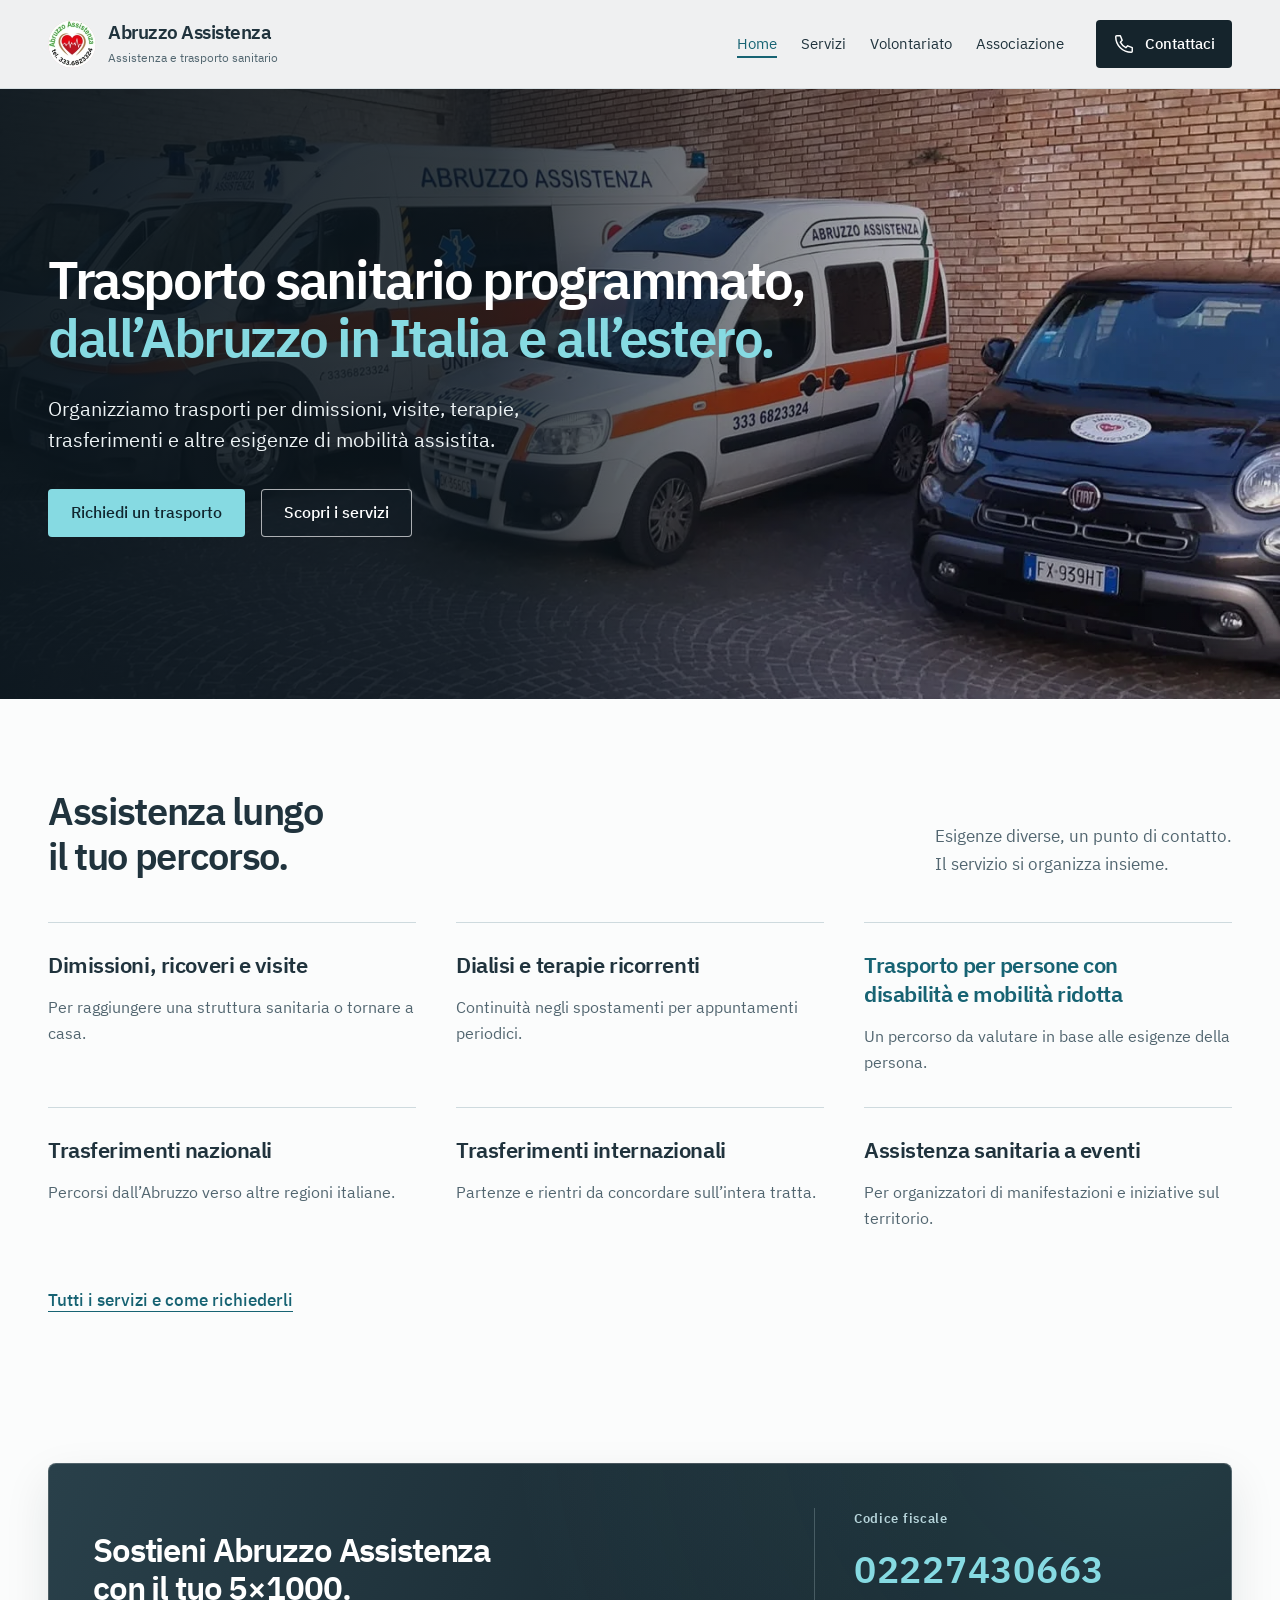
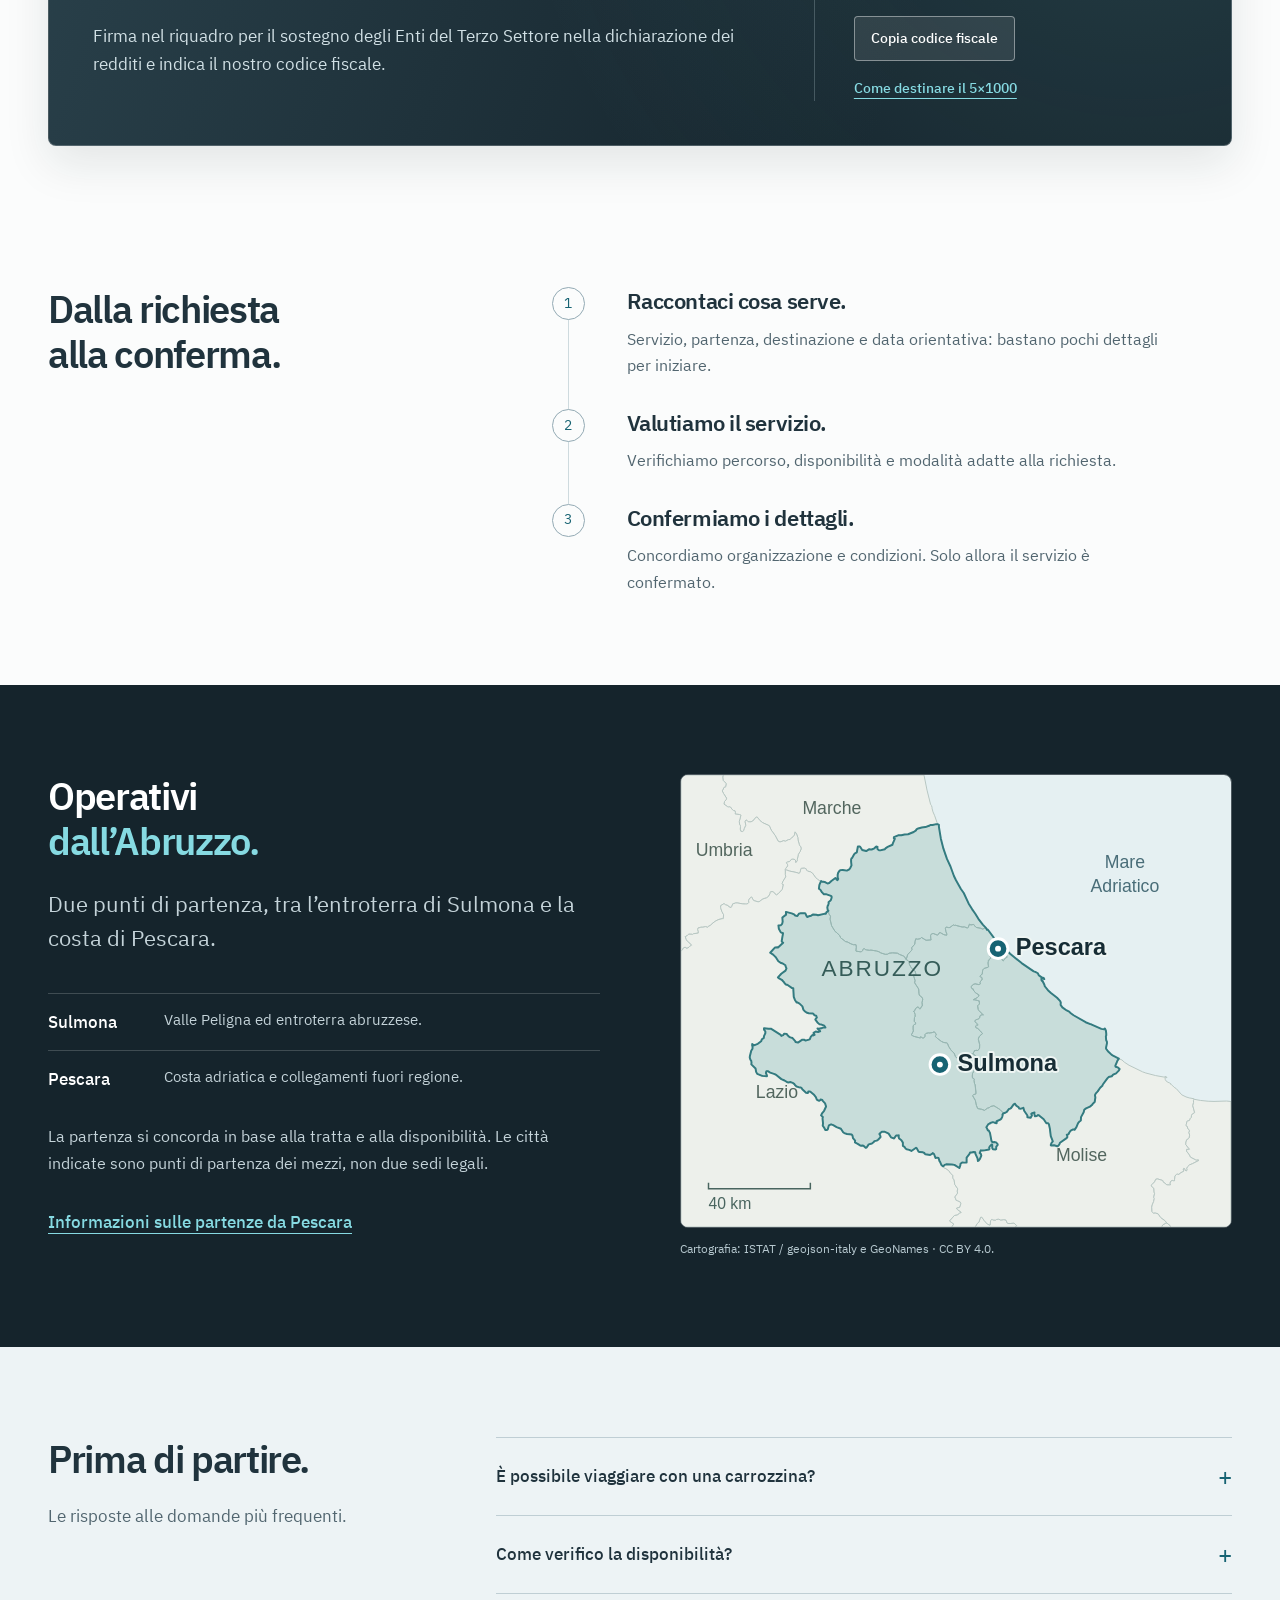
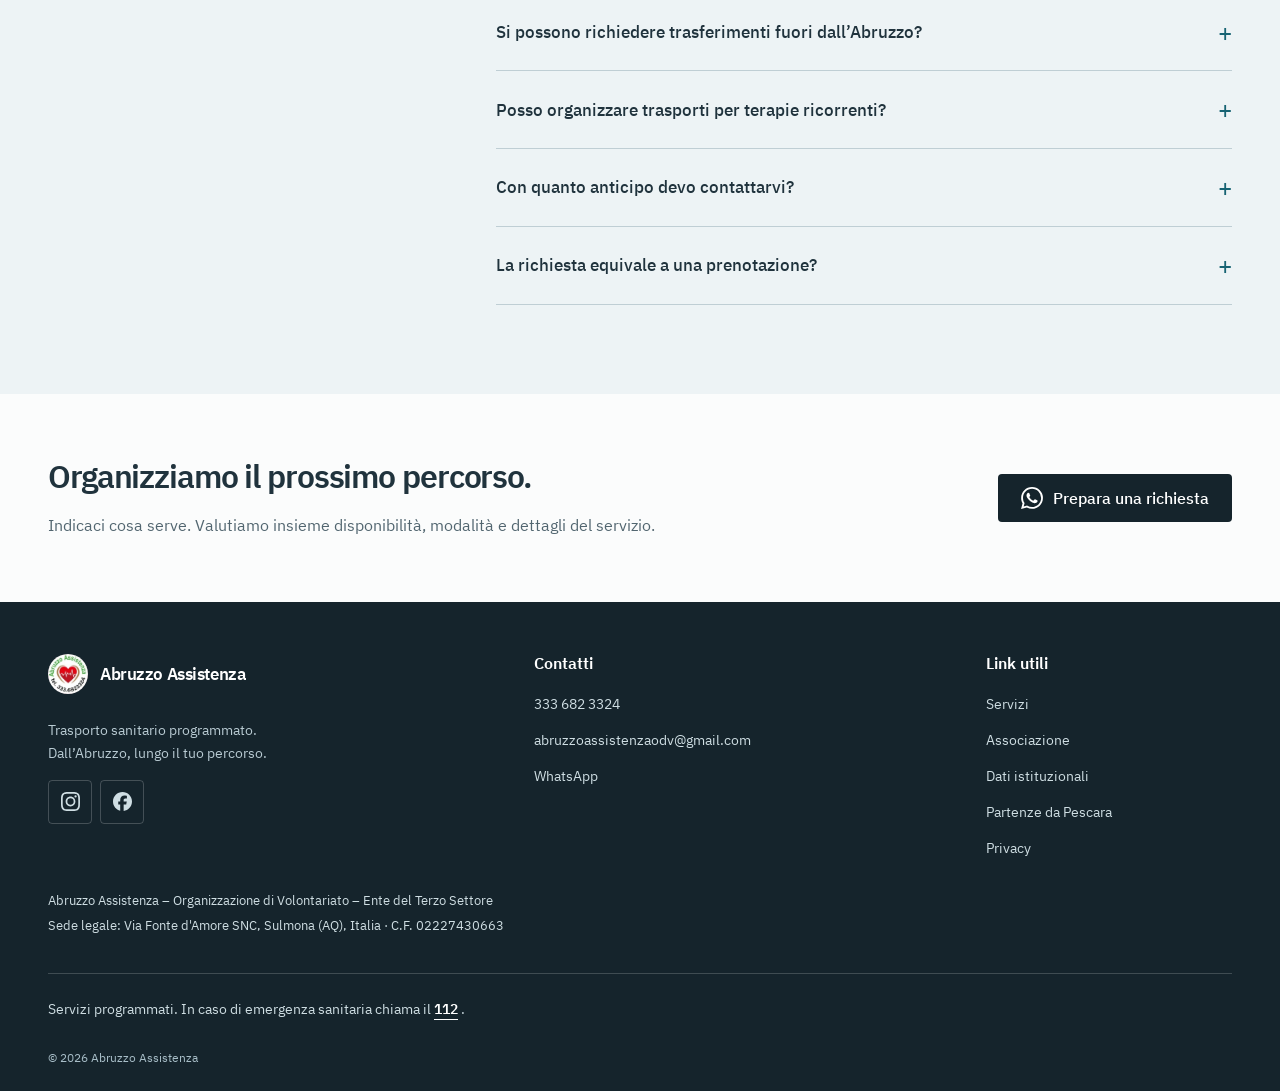
<file: index.html>
<!doctype html>
<html lang="it">
  <head>
    <meta charset="utf-8" />
    <meta
      name="viewport"
      content="width=device-width,initial-scale=1,viewport-fit=cover"
    />
    <meta
      name="theme-color"
      content="#15242c"
    />
    <meta
      name="color-scheme"
      content="light"
    />
    <title>Trasporto sanitario in Abruzzo | Abruzzo Assistenza</title>
    <meta
      name="description"
      content="Trasporti sanitari programmati da Sulmona e Pescara: dimissioni, visite, terapie e trasferimenti in Italia e all’estero. Richiedi una valutazione."
    />
    <link
      rel="canonical"
      href="https://abruzzoassistenzaodv.com/"
    />
    <link
      rel="icon"
      href="assets/favicon.png"
      type="image/png"
    />
    <link
      rel="preload"
      href="assets/fonts/IBMPlexSans-Regular.woff2"
      as="font"
      type="font/woff2"
      crossorigin
    />
    <link
      rel="preload"
      as="image"
      href="assets/mezzi-1440.webp"
      imagesrcset="assets/mezzi-800.webp 800w, assets/mezzi-1440.webp 1440w"
      imagesizes="100vw"
      type="image/webp"
      fetchpriority="high"
    />
    <link
      rel="stylesheet"
      href="assets/styles.css"
    />
    <script
      defer
      src="assets/app.js"
    ></script>
    <meta
      property="og:type"
      content="website"
    />
    <meta
      property="og:locale"
      content="it_IT"
    />
    <meta
      property="og:site_name"
      content="Abruzzo Assistenza"
    />
    <meta
      property="og:title"
      content="Trasporto sanitario in Abruzzo | Abruzzo Assistenza"
    />
    <meta
      property="og:description"
      content="Trasporti sanitari programmati da Sulmona e Pescara: dimissioni, visite, terapie e trasferimenti in Italia e all’estero. Richiedi una valutazione."
    />
    <meta
      property="og:url"
      content="https://abruzzoassistenzaodv.com/"
    />
    <meta
      property="og:image"
      content="https://abruzzoassistenzaodv.com/assets/social-preview.jpg"
    />
    <meta
      property="og:image:width"
      content="1200"
    />
    <meta
      property="og:image:height"
      content="630"
    />
    <meta
      property="og:image:alt"
      content="Fotografia autentica dei mezzi di Abruzzo Assistenza"
    />
    <meta
      name="twitter:card"
      content="summary_large_image"
    />
    <script type="application/ld+json">
      {
        "@context": "https://schema.org",
        "@type": "Organization",
        "name": "Abruzzo Assistenza",
        "url": "https://abruzzoassistenzaodv.com/",
        "logo": "https://abruzzoassistenzaodv.com/assets/logo-associazione-small.jpg",
        "telephone": "+393336823324",
        "email": "abruzzoassistenzaodv@gmail.com",
        "sameAs": [
          "https://www.instagram.com/abruzzo.assistenza/",
          "https://www.facebook.com/profile.php?id=100057216829022"
        ],
        "legalName": "Abruzzo Assistenza – Organizzazione di Volontariato – Ente del Terzo Settore",
        "taxID": "02227430663",
        "address": "Via Fonte d'Amore SNC, Sulmona (AQ), Italia"
      }
    </script>
  </head>
  <body class="page-index">
    <a
      class="skip-link"
      href="#main"
    >
      Vai al contenuto
    </a>
    <!-- site-header:start -->
    <header class="site-header">
      <div class="container nav-wrap">
        <a
          class="brand"
          href="index.html"
          aria-current="page"
          aria-label="Abruzzo Assistenza, home"
        >
          <img
            src="assets/logo-associazione-96.webp"
            alt=""
            width="48"
            height="48"
          />
          <span>
            <strong>Abruzzo Assistenza</strong>
            <small>Assistenza e trasporto sanitario</small>
          </span>
        </a>
        <button
          class="nav-toggle"
          type="button"
          data-nav-toggle
          aria-expanded="false"
          aria-controls="site-nav"
        >
          <span data-nav-label>Menu</span>
          <svg
            class="icon"
            aria-hidden="true"
            focusable="false"
          >
            <use href="assets/icons.svg#menu"></use>
          </svg>
        </button>
        <nav
          id="site-nav"
          class="site-nav"
          data-nav
          aria-label="Navigazione principale"
        >
          <a
            class="nav-link"
            href="index.html"
            aria-current="page"
          >
            Home
          </a>
          <a
            class="nav-link"
            href="servizi.html"
          >
            Servizi
          </a>
          <a
            class="nav-link"
            href="volontari.html"
          >
            Volontariato
          </a>
          <a
            class="nav-link"
            href="associazione.html"
          >
            Associazione
          </a>
          <a
            class="nav-link nav-mobile-contact"
            href="contatti.html"
          >
            Contatti
          </a>
        </nav>
        <a
          class="button nav-contact"
          href="contatti.html#canali"
        >
          <svg
            class="icon"
            aria-hidden="true"
            focusable="false"
          >
            <use href="assets/icons.svg#phone"></use>
          </svg>
          Contattaci
        </a>
      </div>
    </header>
    <!-- site-header:end -->
    <main
      id="main"
      tabindex="-1"
    >
      <section
        class="hero"
        aria-labelledby="hero-title"
      >
        <picture class="hero-image">
          <source
            type="image/webp"
            srcset="assets/mezzi-800.webp 800w, assets/mezzi-1440.webp 1440w"
            sizes="100vw"
          />
          <img
            src="assets/mezzi-associazione.jpg"
            width="1440"
            height="808"
            alt=""
            fetchpriority="high"
            decoding="async"
          />
        </picture>
        <div class="container hero-content">
          <h1 id="hero-title">
            Trasporto sanitario programmato,
            <br />
            <span>dall’Abruzzo in Italia e all’estero.</span>
          </h1>
          <p>
            Organizziamo trasporti per dimissioni, visite, terapie, trasferimenti e altre esigenze
            di mobilità assistita.
          </p>
          <div class="actions">
            <a
              class="button"
              href="contatti.html?servizio=trasporti#richiesta"
            >
              Richiedi un trasporto
            </a>
            <a
              class="button button-ghost"
              href="servizi.html"
            >
              Scopri i servizi
            </a>
          </div>
        </div>
      </section>
      <section
        class="section"
        aria-labelledby="servizi-title"
      >
        <div class="container">
          <div class="section-heading">
            <h2 id="servizi-title">
              Assistenza lungo
              <br />
              il tuo percorso.
            </h2>
            <p>
              Esigenze diverse, un punto di contatto.
              <br />
              Il servizio si organizza insieme.
            </p>
          </div>
          <div class="service-directory">
            <article class="directory-item">
              <h3>Dimissioni, ricoveri e visite</h3>
              <p>Per raggiungere una struttura sanitaria o tornare a casa.</p>
            </article>
            <article class="directory-item">
              <h3>Dialisi e terapie ricorrenti</h3>
              <p>Continuità negli spostamenti per appuntamenti periodici.</p>
            </article>
            <article class="directory-item">
              <h3>Trasporto per persone con disabilità e mobilità ridotta</h3>
              <p>Un percorso da valutare in base alle esigenze della persona.</p>
            </article>
            <article class="directory-item">
              <h3>Trasferimenti nazionali</h3>
              <p>Percorsi dall’Abruzzo verso altre regioni italiane.</p>
            </article>
            <article class="directory-item">
              <h3>Trasferimenti internazionali</h3>
              <p>Partenze e rientri da concordare sull’intera tratta.</p>
            </article>
            <article class="directory-item">
              <h3>Assistenza sanitaria a eventi</h3>
              <p>Per organizzatori di manifestazioni e iniziative sul territorio.</p>
            </article>
          </div>
          <a
            class="text-link directory-link"
            href="servizi.html"
          >
            Tutti i servizi e come richiederli
          </a>
        </div>
      </section>
      <!-- verified:five-home:start -->
      <section
        class="section verified-promo"
        aria-labelledby="five-home-title"
        data-verified="fivePerMille"
      >
        <div class="container">
          <div class="five-card">
            <div class="five-card-copy">
              <h2 id="five-home-title">Sostieni Abruzzo Assistenza con il tuo 5×1000.</h2>
              <p>
                Firma nel riquadro per il sostegno degli Enti del Terzo Settore nella dichiarazione
                dei redditi e indica il nostro codice fiscale.
              </p>
            </div>
            <div class="five-card-code">
              <span class="five-card-label">Codice fiscale</span>
              <strong
                class="tax-id"
                data-tax-id
                tabindex="-1"
              >
                02227430663
              </strong>
              <button
                class="five-copy-button"
                type="button"
                data-copy-tax-id
                hidden
              >
                Copia codice fiscale
              </button>
              <span
                class="five-copy-status"
                role="status"
                aria-live="polite"
                data-tax-copy-status
              ></span>
              <a
                class="five-card-link"
                href="associazione.html#cinque-per-mille"
              >
                Come destinare il 5×1000
              </a>
            </div>
          </div>
        </div>
      </section>
      <!-- verified:five-home:end -->
      <section
        class="section"
        aria-labelledby="process-title"
      >
        <div class="container process-layout">
          <h2 id="process-title">
            Dalla richiesta
            <br />
            alla conferma.
          </h2>
          <ol class="process">
            <li>
              <h3>Raccontaci cosa serve.</h3>
              <p>
                Servizio, partenza, destinazione e data orientativa: bastano pochi dettagli per
                iniziare.
              </p>
            </li>
            <li>
              <h3>Valutiamo il servizio.</h3>
              <p>Verifichiamo percorso, disponibilità e modalità adatte alla richiesta.</p>
            </li>
            <li>
              <h3>Confermiamo i dettagli.</h3>
              <p>Concordiamo organizzazione e condizioni. Solo allora il servizio è confermato.</p>
            </li>
          </ol>
        </div>
      </section>
      <section
        class="section territory"
        id="operativita"
        aria-labelledby="territory-title"
      >
        <div class="container territory-grid">
          <div class="territory-intro">
            <h2 id="territory-title">
              Operativi
              <br />
              <span>dall’Abruzzo.</span>
            </h2>
            <p class="lead">
              Due punti di partenza, tra l’entroterra di Sulmona e la costa di Pescara.
            </p>
          </div>
          <div class="territory-details">
            <dl class="departure-list">
              <div>
                <dt>Sulmona</dt>
                <dd>Valle Peligna ed entroterra abruzzese.</dd>
              </div>
              <div>
                <dt>Pescara</dt>
                <dd>Costa adriatica e collegamenti fuori regione.</dd>
              </div>
            </dl>
            <p class="territory-note">
              La partenza si concorda in base alla tratta e alla disponibilità. Le città indicate
              sono punti di partenza dei mezzi, non due sedi legali.
            </p>
            <a
              class="text-link"
              href="pescara.html"
            >
              Informazioni sulle partenze da Pescara
            </a>
          </div>
          <figure class="territory-map">
            <img
              src="assets/abruzzo-map.svg"
              alt="Mappa geografica dell’Abruzzo e delle regioni confinanti: Sulmona nell’entroterra e Pescara sulla costa adriatica sono i punti di partenza dei mezzi."
              width="560"
              height="460"
              loading="lazy"
            />
            <figcaption>Cartografia: ISTAT / geojson-italy e GeoNames · CC BY 4.0.</figcaption>
          </figure>
        </div>
      </section>
      <section
        class="section section-ice"
        aria-labelledby="faq-title"
      >
        <div class="container faq-layout">
          <div>
            <h2 id="faq-title">Prima di partire.</h2>
            <p>Le risposte alle domande più frequenti.</p>
          </div>
          <div class="faq">
            <details>
              <summary>
                È possibile viaggiare con una carrozzina?
                <span aria-hidden="true">+</span>
              </summary>
              <p>
                Puoi richiedere una valutazione. Specifica se la persona deve restare sulla
                carrozzina durante il viaggio: verificheremo il mezzo e le dotazioni effettivamente
                disponibili prima di confermare.
              </p>
            </details>
            <details>
              <summary>
                Come verifico la disponibilità?
                <span aria-hidden="true">+</span>
              </summary>
              <p>
                Indicaci tratta e data desiderata. La disponibilità dipende dal servizio richiesto e
                dall’organizzazione dei mezzi; viene comunicata da un referente.
              </p>
            </details>
            <details>
              <summary>
                Si possono richiedere trasferimenti fuori dall’Abruzzo?
                <span aria-hidden="true">+</span>
              </summary>
              <p>
                Sì, puoi chiedere informazioni per tratte nazionali e internazionali. Ogni percorso
                viene valutato e concordato prima della conferma.
              </p>
            </details>
            <details>
              <summary>
                Posso organizzare trasporti per terapie ricorrenti?
                <span aria-hidden="true">+</span>
              </summary>
              <p>
                Comunica giorni, orari, destinazione e frequenza indicativa. Valutiamo insieme la
                possibilità di organizzare gli spostamenti nel tempo.
              </p>
            </details>
            <details>
              <summary>
                Con quanto anticipo devo contattarvi?
                <span aria-hidden="true">+</span>
              </summary>
              <p>
                Contattaci appena conosci data e tratta. Non è previsto sul sito un anticipo minimo
                garantito: la possibilità di organizzare il servizio va verificata.
              </p>
            </details>
            <details>
              <summary>
                La richiesta equivale a una prenotazione?
                <span aria-hidden="true">+</span>
              </summary>
              <p>
                No. Il messaggio apre un primo contatto. Il trasporto è confermato solo dopo
                l’accordo esplicito con l’associazione su disponibilità e dettagli.
              </p>
            </details>
          </div>
        </div>
      </section>
      <section
        class="section closing"
        aria-labelledby="cta-title"
      >
        <div class="container closing-inner">
          <div>
            <h2 id="cta-title">Organizziamo il prossimo percorso.</h2>
            <p>
              Indicaci cosa serve. Valutiamo insieme disponibilità, modalità e dettagli del
              servizio.
            </p>
          </div>
          <a
            class="button"
            href="contatti.html?servizio=trasporti#richiesta"
          >
            <svg
              class="icon"
              aria-hidden="true"
              focusable="false"
            >
              <use href="assets/icons.svg#whatsapp"></use>
            </svg>
            Prepara una richiesta
          </a>
        </div>
      </section>
    </main>
    <!-- site-footer:start -->
    <footer class="site-footer">
      <div class="container footer-grid">
        <div class="footer-identity">
          <a
            class="brand"
            href="index.html"
            aria-label="Abruzzo Assistenza, home"
          >
            <img
              src="assets/logo-associazione-96.webp"
              alt=""
              width="40"
              height="40"
              loading="lazy"
            />
            <strong>Abruzzo Assistenza</strong>
          </a>
          <p>
            Trasporto sanitario programmato.
            <br />
            Dall’Abruzzo, lungo il tuo percorso.
          </p>
          <div class="social-links">
            <a
              href="https://www.instagram.com/abruzzo.assistenza/"
              target="_blank"
              rel="noopener noreferrer"
              aria-label="Abruzzo Assistenza su Instagram"
            >
              <svg
                class="icon"
                aria-hidden="true"
                focusable="false"
              >
                <use href="assets/icons.svg#instagram"></use>
              </svg>
            </a>
            <a
              href="https://www.facebook.com/profile.php?id=100057216829022"
              target="_blank"
              rel="noopener noreferrer"
              aria-label="Abruzzo Assistenza su Facebook"
            >
              <svg
                class="icon"
                aria-hidden="true"
                focusable="false"
              >
                <use href="assets/icons.svg#facebook"></use>
              </svg>
            </a>
          </div>
        </div>
        <div class="footer-contact">
          <h2>Contatti</h2>
          <a
            class="footer-channel"
            href="tel:+393336823324"
            aria-label="Chiama 333 682 3324"
          >
            <svg
              class="icon"
              aria-hidden="true"
              focusable="false"
            >
              <use href="assets/icons.svg#phone"></use>
            </svg>
            <span>333 682 3324</span>
          </a>
          <!--email_off-->
          <a
            class="footer-channel"
            href="mailto:abruzzoassistenzaodv@gmail.com"
          >
            <svg
              class="icon"
              aria-hidden="true"
              focusable="false"
            >
              <use href="assets/icons.svg#mail"></use>
            </svg>
            <span>abruzzoassistenzaodv@gmail.com</span>
          </a>
          <!--/email_off-->
          <a
            class="footer-channel"
            href="https://wa.me/393336823324"
            target="_blank"
            rel="noopener noreferrer"
          >
            <svg
              class="icon"
              aria-hidden="true"
              focusable="false"
            >
              <use href="assets/icons.svg#whatsapp"></use>
            </svg>
            <span>WhatsApp</span>
          </a>
        </div>
        <div class="footer-links">
          <h2>Link utili</h2>
          <a href="servizi.html">Servizi</a>
          <a href="associazione.html">Associazione</a>
          <a href="contatti.html#associazione">Dati istituzionali</a>
          <a href="pescara.html">Partenze da Pescara</a>
          <a href="privacy.html">Privacy</a>
        </div>
      </div>
      <div class="container">
        <div
          class="footer-legal"
          data-verified="legal"
        >
          <p>Abruzzo Assistenza – Organizzazione di Volontariato – Ente del Terzo Settore</p>
          <p>Sede legale: Via Fonte d&#x27;Amore SNC, Sulmona (AQ), Italia · C.F. 02227430663</p>
        </div>
      </div>
      <div
        class="container emergency-note"
        role="note"
      >
        Servizi programmati. In caso di emergenza sanitaria chiama il
        <a href="tel:112">112</a>
        .
      </div>
      <div class="container footer-bottom">
        <span>
          ©
          <span data-year>2026</span>
          Abruzzo Assistenza
        </span>
      </div>
    </footer>
    <!-- site-footer:end -->
  </body>
</html>
</file>
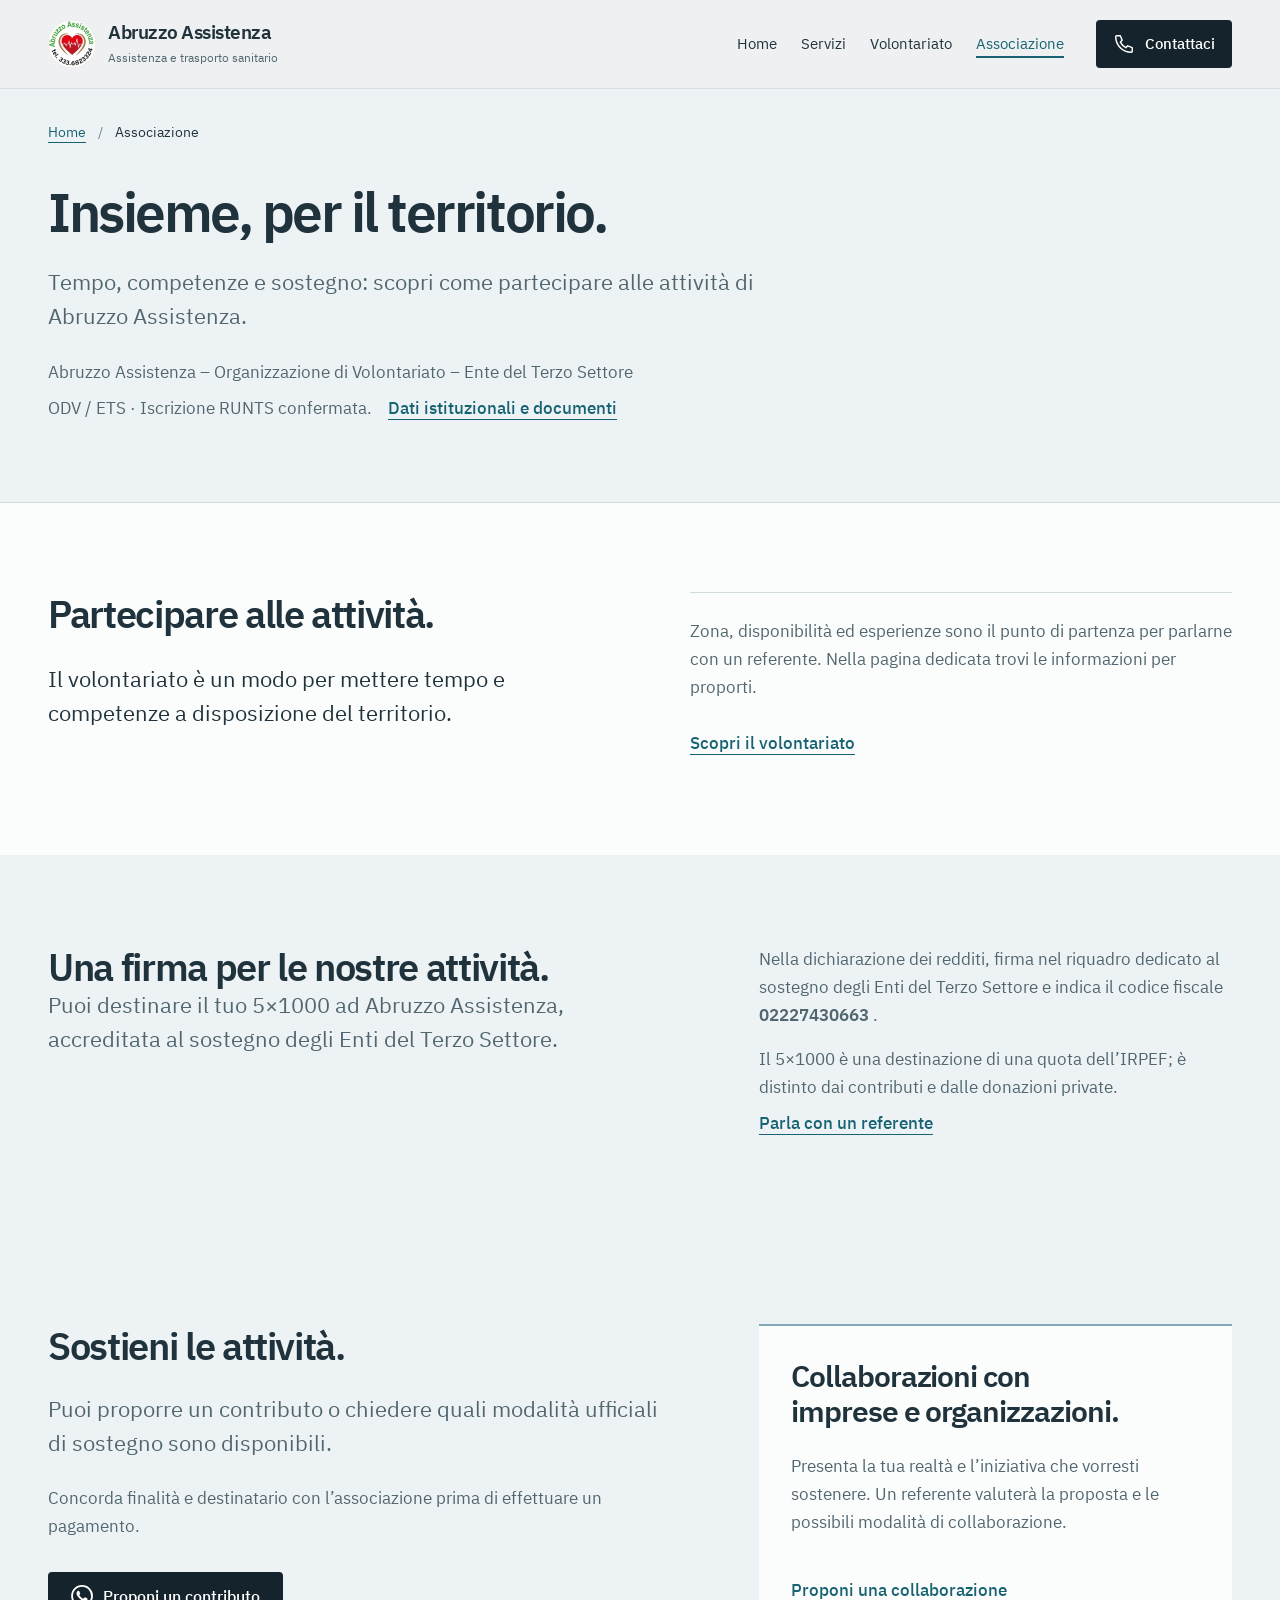
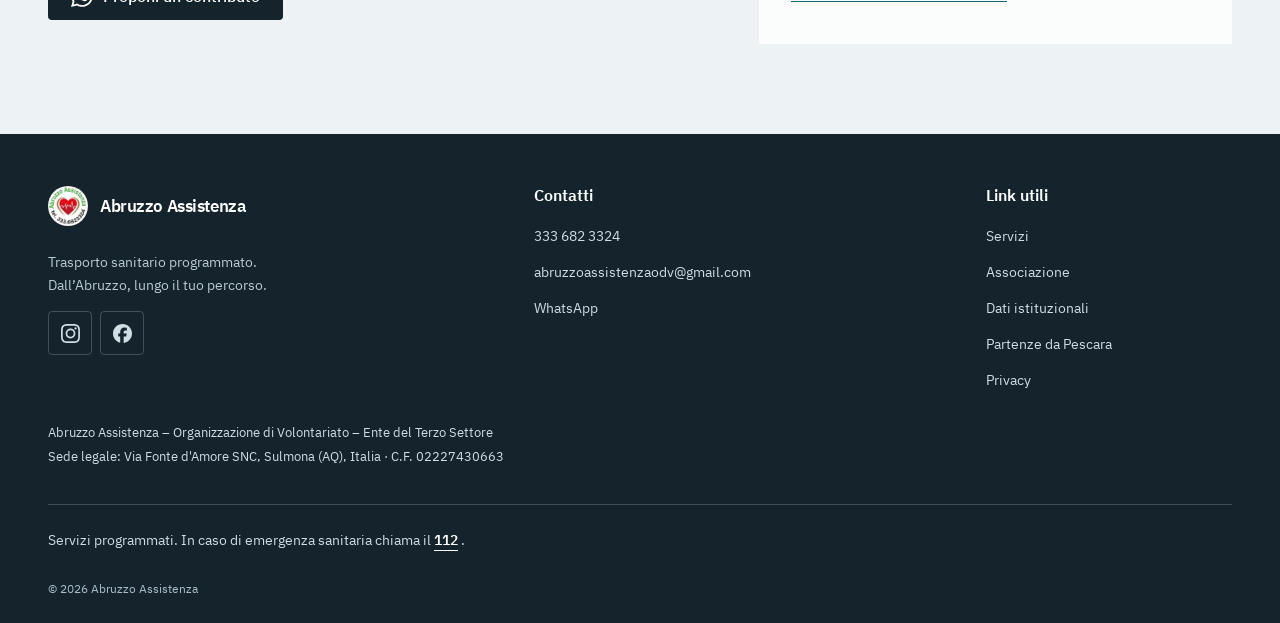
<file: associazione.html>
<!doctype html>
<html lang="it">
  <head>
    <meta charset="utf-8" />
    <meta
      name="viewport"
      content="width=device-width,initial-scale=1,viewport-fit=cover"
    />
    <meta
      name="theme-color"
      content="#15242c"
    />
    <meta
      name="color-scheme"
      content="light"
    />
    <title>Associazione: volontariato e sostegno | Abruzzo Assistenza</title>
    <meta
      name="description"
      content="Partecipa ad Abruzzo Assistenza: proponi tempo e competenze, un contributo o una collaborazione per sostenere le attività sul territorio."
    />
    <link
      rel="canonical"
      href="https://abruzzoassistenzaodv.com/associazione"
    />
    <link
      rel="icon"
      href="assets/favicon.png"
      type="image/png"
    />
    <link
      rel="preload"
      href="assets/fonts/IBMPlexSans-Regular.woff2"
      as="font"
      type="font/woff2"
      crossorigin
    />
    <link
      rel="stylesheet"
      href="assets/styles.css"
    />
    <script
      defer
      src="assets/app.js"
    ></script>
    <meta
      property="og:type"
      content="website"
    />
    <meta
      property="og:locale"
      content="it_IT"
    />
    <meta
      property="og:site_name"
      content="Abruzzo Assistenza"
    />
    <meta
      property="og:title"
      content="Associazione: volontariato e sostegno | Abruzzo Assistenza"
    />
    <meta
      property="og:description"
      content="Partecipa ad Abruzzo Assistenza: proponi tempo e competenze, un contributo o una collaborazione per sostenere le attività sul territorio."
    />
    <meta
      property="og:url"
      content="https://abruzzoassistenzaodv.com/associazione"
    />
    <meta
      property="og:image"
      content="https://abruzzoassistenzaodv.com/assets/social-preview.jpg"
    />
    <meta
      property="og:image:width"
      content="1200"
    />
    <meta
      property="og:image:height"
      content="630"
    />
    <meta
      property="og:image:alt"
      content="Fotografia autentica dei mezzi di Abruzzo Assistenza"
    />
    <meta
      name="twitter:card"
      content="summary_large_image"
    />
  </head>
  <body class="page-associazione">
    <a
      class="skip-link"
      href="#main"
    >
      Vai al contenuto
    </a>
    <!-- site-header:start -->
    <header class="site-header">
      <div class="container nav-wrap">
        <a
          class="brand"
          href="index.html"
          aria-label="Abruzzo Assistenza, home"
        >
          <img
            src="assets/logo-associazione-96.webp"
            alt=""
            width="48"
            height="48"
          />
          <span>
            <strong>Abruzzo Assistenza</strong>
            <small>Assistenza e trasporto sanitario</small>
          </span>
        </a>
        <button
          class="nav-toggle"
          type="button"
          data-nav-toggle
          aria-expanded="false"
          aria-controls="site-nav"
        >
          <span data-nav-label>Menu</span>
          <svg
            class="icon"
            aria-hidden="true"
            focusable="false"
          >
            <use href="assets/icons.svg#menu"></use>
          </svg>
        </button>
        <nav
          id="site-nav"
          class="site-nav"
          data-nav
          aria-label="Navigazione principale"
        >
          <a
            class="nav-link"
            href="index.html"
          >
            Home
          </a>
          <a
            class="nav-link"
            href="servizi.html"
          >
            Servizi
          </a>
          <a
            class="nav-link"
            href="volontari.html"
          >
            Volontariato
          </a>
          <a
            class="nav-link"
            href="associazione.html"
            aria-current="page"
          >
            Associazione
          </a>
          <a
            class="nav-link nav-mobile-contact"
            href="contatti.html"
          >
            Contatti
          </a>
        </nav>
        <a
          class="button nav-contact"
          href="contatti.html#canali"
        >
          <svg
            class="icon"
            aria-hidden="true"
            focusable="false"
          >
            <use href="assets/icons.svg#phone"></use>
          </svg>
          Contattaci
        </a>
      </div>
    </header>
    <!-- site-header:end -->
    <main
      id="main"
      tabindex="-1"
    >
      <section class="page-intro">
        <div class="container">
          <nav aria-label="Percorso">
            <ol class="breadcrumb">
              <li><a href="index.html">Home</a></li>
              <li aria-current="page">Associazione</li>
            </ol>
          </nav>
          <h1>Insieme, per il territorio.</h1>
          <p class="lead">
            Tempo, competenze e sostegno: scopri come partecipare alle attività di Abruzzo
            Assistenza.
          </p>
          <!-- verified:legal-association:start -->
          <div
            class="institutional-summary"
            data-verified="legal"
          >
            <p>Abruzzo Assistenza – Organizzazione di Volontariato – Ente del Terzo Settore</p>
            <p>
              ODV / ETS · Iscrizione RUNTS confermata.
              <a
                class="text-link"
                href="contatti.html#associazione"
              >
                Dati istituzionali e documenti
              </a>
            </p>
          </div>
          <!-- verified:legal-association:end -->
        </div>
      </section>
      <section
        class="section"
        id="volontariato"
        aria-labelledby="volunteer-title"
      >
        <div class="container volunteer-layout">
          <div class="volunteer-statement">
            <h2 id="volunteer-title">Partecipare alle attività.</h2>
            <p class="lead">
              Il volontariato è un modo per mettere tempo e competenze a disposizione del
              territorio.
            </p>
          </div>
          <div class="participation-details">
            <p>
              Zona, disponibilità ed esperienze sono il punto di partenza per parlarne con un
              referente. Nella pagina dedicata trovi le informazioni per proporti.
            </p>
            <a
              class="text-link"
              href="volontari.html"
            >
              Scopri il volontariato
            </a>
          </div>
        </div>
      </section>
      <!-- verified:five-support:start -->
      <section
        class="section section-ice"
        id="cinque-per-mille"
        aria-labelledby="five-support-title"
        data-verified="fivePerMille"
      >
        <div class="container support-layout">
          <div>
            <h2 id="five-support-title">Una firma per le nostre attività.</h2>
            <p class="lead">
              Puoi destinare il tuo 5×1000 ad Abruzzo Assistenza, accreditata al sostegno degli Enti
              del Terzo Settore.
            </p>
          </div>
          <div>
            <p>
              Nella dichiarazione dei redditi, firma nel riquadro dedicato al sostegno degli Enti
              del Terzo Settore e indica il codice fiscale
              <strong>02227430663</strong>
              .
            </p>
            <p>
              Il 5×1000 è una destinazione di una quota dell’IRPEF; è distinto dai contributi e
              dalle donazioni private.
            </p>
            <a
              class="text-link"
              href="contatti.html?servizio=sostegno#richiesta"
            >
              Parla con un referente
            </a>
          </div>
        </div>
      </section>
      <!-- verified:five-support:end -->
      <section
        class="section section-ice"
        id="sostegno"
        aria-labelledby="support-title"
      >
        <div class="container support-layout">
          <div class="support-main">
            <h2 id="support-title">Sostieni le attività.</h2>
            <p class="lead">
              Puoi proporre un contributo o chiedere quali modalità ufficiali di sostegno sono
              disponibili.
            </p>
            <p>
              Concorda finalità e destinatario con l’associazione prima di effettuare un pagamento.
            </p>
            <!-- verified:donation:start -->

            <!-- verified:donation:end -->
            <a
              class="button"
              href="contatti.html?servizio=sostegno#richiesta"
            >
              <svg
                class="icon"
                aria-hidden="true"
                focusable="false"
              >
                <use href="assets/icons.svg#whatsapp"></use>
              </svg>
              Proponi un contributo
            </a>
          </div>
          <aside
            class="support-aside"
            id="collaborazioni"
          >
            <h2>Collaborazioni con imprese e organizzazioni.</h2>
            <p>
              Presenta la tua realtà e l’iniziativa che vorresti sostenere. Un referente valuterà la
              proposta e le possibili modalità di collaborazione.
            </p>
            <a
              class="text-link"
              href="contatti.html?servizio=sostegno#richiesta"
            >
              Proponi una collaborazione
            </a>
          </aside>
        </div>
      </section>
    </main>
    <!-- site-footer:start -->
    <footer class="site-footer">
      <div class="container footer-grid">
        <div class="footer-identity">
          <a
            class="brand"
            href="index.html"
            aria-label="Abruzzo Assistenza, home"
          >
            <img
              src="assets/logo-associazione-96.webp"
              alt=""
              width="40"
              height="40"
              loading="lazy"
            />
            <strong>Abruzzo Assistenza</strong>
          </a>
          <p>
            Trasporto sanitario programmato.
            <br />
            Dall’Abruzzo, lungo il tuo percorso.
          </p>
          <div class="social-links">
            <a
              href="https://www.instagram.com/abruzzo.assistenza/"
              target="_blank"
              rel="noopener noreferrer"
              aria-label="Abruzzo Assistenza su Instagram"
            >
              <svg
                class="icon"
                aria-hidden="true"
                focusable="false"
              >
                <use href="assets/icons.svg#instagram"></use>
              </svg>
            </a>
            <a
              href="https://www.facebook.com/profile.php?id=100057216829022"
              target="_blank"
              rel="noopener noreferrer"
              aria-label="Abruzzo Assistenza su Facebook"
            >
              <svg
                class="icon"
                aria-hidden="true"
                focusable="false"
              >
                <use href="assets/icons.svg#facebook"></use>
              </svg>
            </a>
          </div>
        </div>
        <div class="footer-contact">
          <h2>Contatti</h2>
          <a
            class="footer-channel"
            href="tel:+393336823324"
            aria-label="Chiama 333 682 3324"
          >
            <svg
              class="icon"
              aria-hidden="true"
              focusable="false"
            >
              <use href="assets/icons.svg#phone"></use>
            </svg>
            <span>333 682 3324</span>
          </a>
          <!--email_off-->
          <a
            class="footer-channel"
            href="mailto:abruzzoassistenzaodv@gmail.com"
          >
            <svg
              class="icon"
              aria-hidden="true"
              focusable="false"
            >
              <use href="assets/icons.svg#mail"></use>
            </svg>
            <span>abruzzoassistenzaodv@gmail.com</span>
          </a>
          <!--/email_off-->
          <a
            class="footer-channel"
            href="https://wa.me/393336823324"
            target="_blank"
            rel="noopener noreferrer"
          >
            <svg
              class="icon"
              aria-hidden="true"
              focusable="false"
            >
              <use href="assets/icons.svg#whatsapp"></use>
            </svg>
            <span>WhatsApp</span>
          </a>
        </div>
        <div class="footer-links">
          <h2>Link utili</h2>
          <a href="servizi.html">Servizi</a>
          <a href="associazione.html">Associazione</a>
          <a href="contatti.html#associazione">Dati istituzionali</a>
          <a href="pescara.html">Partenze da Pescara</a>
          <a href="privacy.html">Privacy</a>
        </div>
      </div>
      <div class="container">
        <div
          class="footer-legal"
          data-verified="legal"
        >
          <p>Abruzzo Assistenza – Organizzazione di Volontariato – Ente del Terzo Settore</p>
          <p>Sede legale: Via Fonte d&#x27;Amore SNC, Sulmona (AQ), Italia · C.F. 02227430663</p>
        </div>
      </div>
      <div
        class="container emergency-note"
        role="note"
      >
        Servizi programmati. In caso di emergenza sanitaria chiama il
        <a href="tel:112">112</a>
        .
      </div>
      <div class="container footer-bottom">
        <span>
          ©
          <span data-year>2026</span>
          Abruzzo Assistenza
        </span>
      </div>
    </footer>
    <!-- site-footer:end -->
  </body>
</html>
</file>
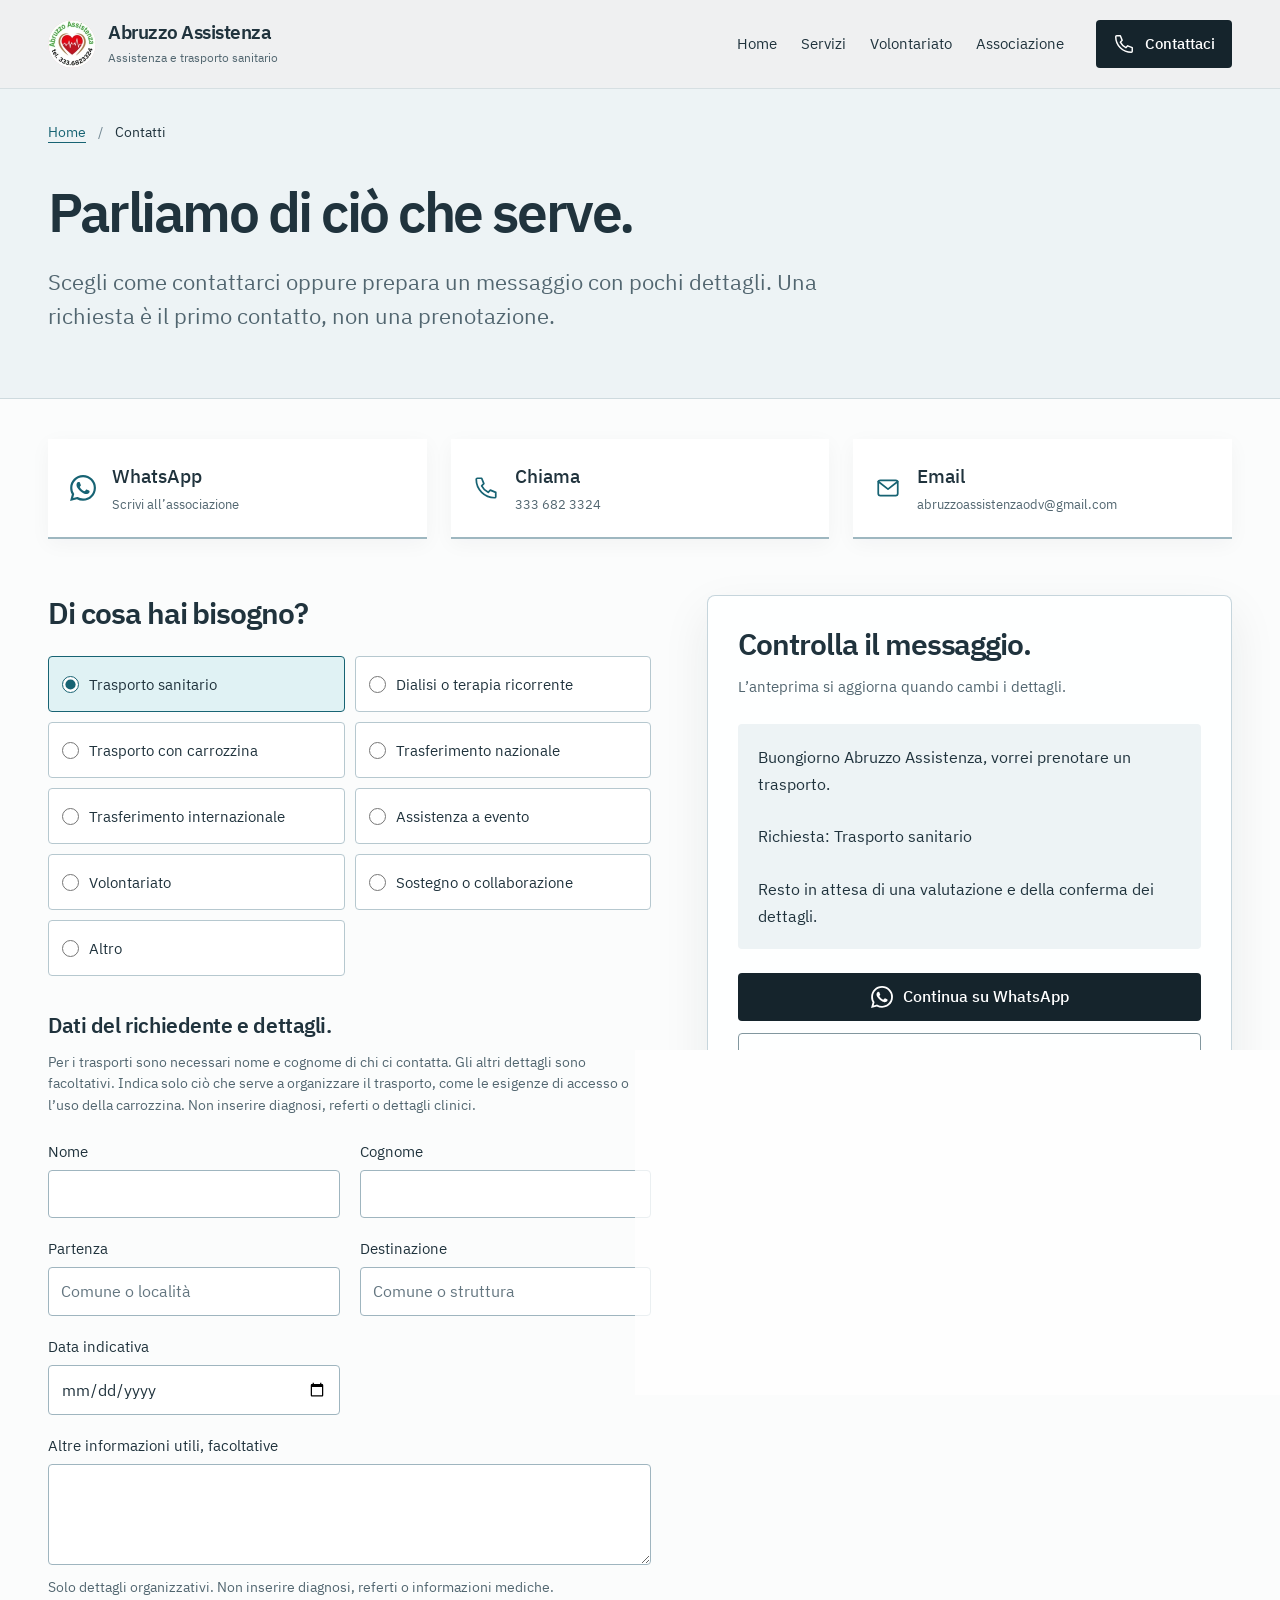
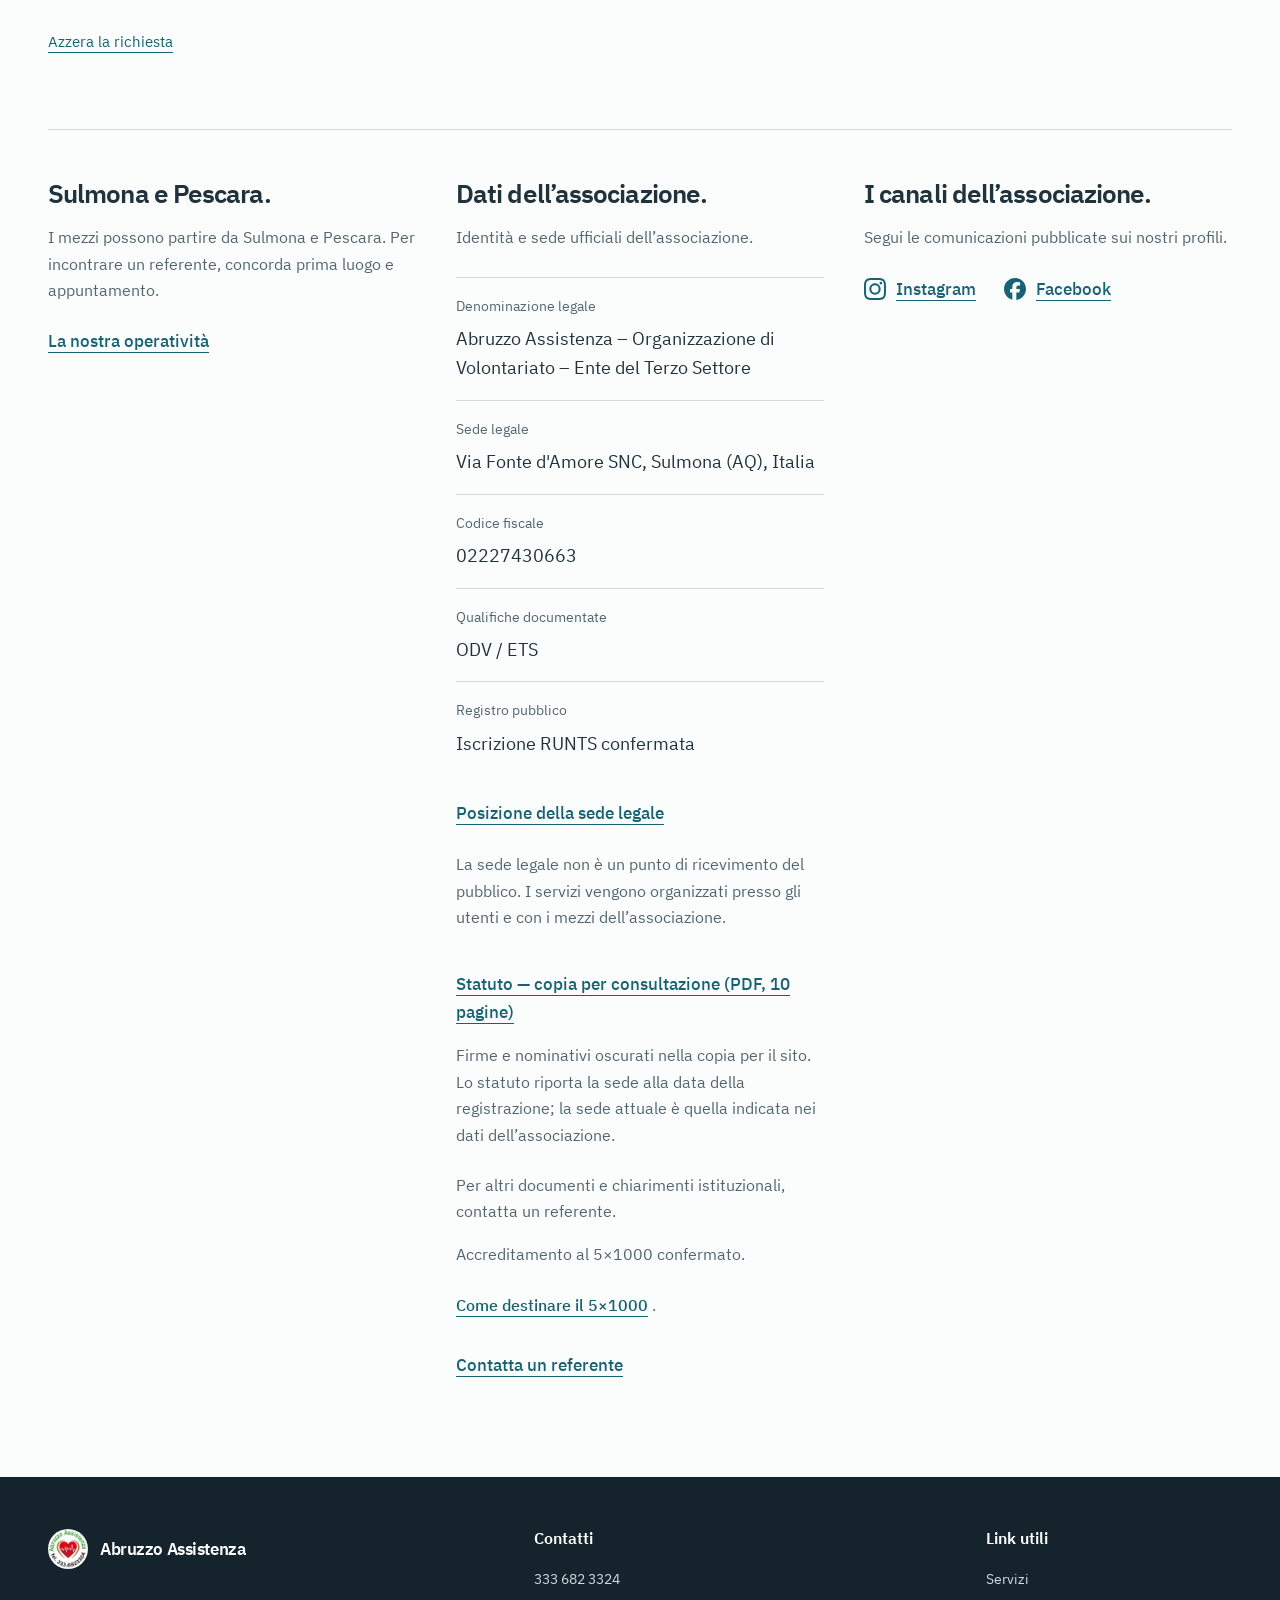
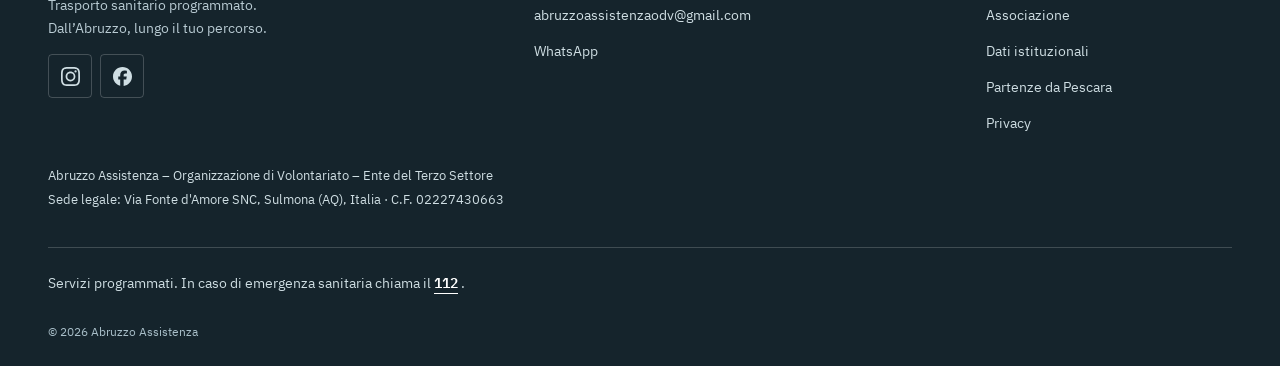
<file: contatti.html>
<!doctype html>
<html lang="it">
  <head>
    <meta charset="utf-8" />
    <meta
      name="viewport"
      content="width=device-width,initial-scale=1,viewport-fit=cover"
    />
    <meta
      name="theme-color"
      content="#15242c"
    />
    <meta
      name="color-scheme"
      content="light"
    />
    <title>Contatti e richiesta WhatsApp | Abruzzo Assistenza</title>
    <meta
      name="description"
      content="Contatta Abruzzo Assistenza via WhatsApp, telefono o email. Prepara una richiesta con anteprima locale e pochi dettagli facoltativi."
    />
    <link
      rel="canonical"
      href="https://abruzzoassistenzaodv.com/contatti"
    />
    <link
      rel="icon"
      href="assets/favicon.png"
      type="image/png"
    />
    <link
      rel="preload"
      href="assets/fonts/IBMPlexSans-Regular.woff2"
      as="font"
      type="font/woff2"
      crossorigin
    />
    <link
      rel="stylesheet"
      href="assets/styles.css"
    />
    <script
      defer
      src="assets/app.js"
    ></script>
    <meta
      property="og:type"
      content="website"
    />
    <meta
      property="og:locale"
      content="it_IT"
    />
    <meta
      property="og:site_name"
      content="Abruzzo Assistenza"
    />
    <meta
      property="og:title"
      content="Contatti e richiesta WhatsApp | Abruzzo Assistenza"
    />
    <meta
      property="og:description"
      content="Contatta Abruzzo Assistenza via WhatsApp, telefono o email. Prepara una richiesta con anteprima locale e pochi dettagli facoltativi."
    />
    <meta
      property="og:url"
      content="https://abruzzoassistenzaodv.com/contatti"
    />
    <meta
      property="og:image"
      content="https://abruzzoassistenzaodv.com/assets/social-preview.jpg"
    />
    <meta
      property="og:image:width"
      content="1200"
    />
    <meta
      property="og:image:height"
      content="630"
    />
    <meta
      property="og:image:alt"
      content="Fotografia autentica dei mezzi di Abruzzo Assistenza"
    />
    <meta
      name="twitter:card"
      content="summary_large_image"
    />
  </head>
  <body class="page-contatti">
    <a
      class="skip-link"
      href="#main"
    >
      Vai al contenuto
    </a>
    <!-- site-header:start -->
    <header class="site-header">
      <div class="container nav-wrap">
        <a
          class="brand"
          href="index.html"
          aria-label="Abruzzo Assistenza, home"
        >
          <img
            src="assets/logo-associazione-96.webp"
            alt=""
            width="48"
            height="48"
          />
          <span>
            <strong>Abruzzo Assistenza</strong>
            <small>Assistenza e trasporto sanitario</small>
          </span>
        </a>
        <button
          class="nav-toggle"
          type="button"
          data-nav-toggle
          aria-expanded="false"
          aria-controls="site-nav"
        >
          <span data-nav-label>Menu</span>
          <svg
            class="icon"
            aria-hidden="true"
            focusable="false"
          >
            <use href="assets/icons.svg#menu"></use>
          </svg>
        </button>
        <nav
          id="site-nav"
          class="site-nav"
          data-nav
          aria-label="Navigazione principale"
        >
          <a
            class="nav-link"
            href="index.html"
          >
            Home
          </a>
          <a
            class="nav-link"
            href="servizi.html"
          >
            Servizi
          </a>
          <a
            class="nav-link"
            href="volontari.html"
          >
            Volontariato
          </a>
          <a
            class="nav-link"
            href="associazione.html"
          >
            Associazione
          </a>
          <a
            class="nav-link nav-mobile-contact"
            href="contatti.html"
            aria-current="page"
          >
            Contatti
          </a>
        </nav>
        <a
          class="button nav-contact"
          href="contatti.html#canali"
        >
          <svg
            class="icon"
            aria-hidden="true"
            focusable="false"
          >
            <use href="assets/icons.svg#phone"></use>
          </svg>
          Contattaci
        </a>
      </div>
    </header>
    <!-- site-header:end -->
    <main
      id="main"
      tabindex="-1"
    >
      <section class="page-intro">
        <div class="container">
          <nav aria-label="Percorso">
            <ol class="breadcrumb">
              <li><a href="index.html">Home</a></li>
              <li aria-current="page">Contatti</li>
            </ol>
          </nav>
          <h1>Parliamo di ciò che serve.</h1>
          <p class="lead">
            Scegli come contattarci oppure prepara un messaggio con pochi dettagli. Una richiesta è
            il primo contatto, non una prenotazione.
          </p>
        </div>
      </section>
      <section class="section contact-section">
        <div class="container">
          <div
            id="canali"
            class="contact-channels"
            aria-label="Contatti diretti"
          >
            <a
              href="https://wa.me/393336823324"
              data-site="whatsapp"
              target="_blank"
              rel="noopener noreferrer"
            >
              <svg
                class="icon"
                aria-hidden="true"
                focusable="false"
              >
                <use href="assets/icons.svg#whatsapp"></use>
              </svg>
              <span>
                <strong>WhatsApp</strong>
                <small>Scrivi all’associazione</small>
              </span>
            </a>
            <a
              href="tel:+393336823324"
              data-site="phone"
            >
              <svg
                class="icon"
                aria-hidden="true"
                focusable="false"
              >
                <use href="assets/icons.svg#phone"></use>
              </svg>
              <span>
                <strong>Chiama</strong>
                <small>333 682 3324</small>
              </span>
            </a>

            <!--email_off-->
            <a
              href="mailto:abruzzoassistenzaodv@gmail.com"
              data-site="email"
            >
              <svg
                class="icon"
                aria-hidden="true"
                focusable="false"
              >
                <use href="assets/icons.svg#mail"></use>
              </svg>
              <span>
                <strong>Email</strong>
                <small>abruzzoassistenzaodv@gmail.com</small>
              </span>
            </a>
            <!--/email_off-->
          </div>
          <noscript>
            <div class="notice">
              <h2>Contattaci direttamente.</h2>
              <p>
                Per preparare l’anteprima è necessario JavaScript. Puoi usare i contatti qui sopra:
                indica il servizio, la tratta e una data orientativa. Non inviare diagnosi o
                referti.
              </p>
            </div>
          </noscript>
          <form
            id="richiesta"
            class="composer"
            data-request-form
            novalidate
            hidden
          >
            <div class="composer-fields">
              <h2>Di cosa hai bisogno?</h2>
              <fieldset class="service-choices">
                <legend class="sr-only">Scegli il servizio</legend>
                <label class="service-choice">
                  <input
                    type="radio"
                    name="service"
                    value="trasporti"
                    checked
                  />
                  <span>Trasporto sanitario</span>
                </label>
                <label class="service-choice">
                  <input
                    type="radio"
                    name="service"
                    value="dialisi"
                  />
                  <span>Dialisi o terapia ricorrente</span>
                </label>
                <label class="service-choice">
                  <input
                    type="radio"
                    name="service"
                    value="disabili"
                  />
                  <span>Trasporto con carrozzina</span>
                </label>
                <label class="service-choice">
                  <input
                    type="radio"
                    name="service"
                    value="nazionali"
                  />
                  <span>Trasferimento nazionale</span>
                </label>
                <label class="service-choice">
                  <input
                    type="radio"
                    name="service"
                    value="esteri"
                  />
                  <span>Trasferimento internazionale</span>
                </label>
                <label class="service-choice">
                  <input
                    type="radio"
                    name="service"
                    value="eventi"
                  />
                  <span>Assistenza a evento</span>
                </label>
                <label class="service-choice">
                  <input
                    type="radio"
                    name="service"
                    value="volontari"
                  />
                  <span>Volontariato</span>
                </label>
                <label class="service-choice">
                  <input
                    type="radio"
                    name="service"
                    value="sostegno"
                  />
                  <span>Sostegno o collaborazione</span>
                </label>
                <label class="service-choice">
                  <input
                    type="radio"
                    name="service"
                    value="altro"
                  />
                  <span>Altro</span>
                </label>
              </fieldset>
              <section
                id="dettagli"
                class="request-details"
                aria-labelledby="details-title"
                tabindex="-1"
              >
                <h3 id="details-title">Dati del richiedente e dettagli.</h3>
                <p class="hint">
                  <span data-contact-hint>
                    Per i trasporti sono necessari nome e cognome di chi ci contatta. Gli altri
                    dettagli sono facoltativi.
                  </span>
                  Indica solo ciò che serve a organizzare il trasporto, come le esigenze di accesso
                  o l’uso della carrozzina. Non inserire diagnosi, referti o dettagli clinici.
                </p>
                <div class="field-grid">
                  <div
                    class="field"
                    data-for="all"
                  >
                    <label for="request-firstName">
                      Nome
                      <span
                        data-contact-optional
                        hidden
                      >
                        facoltativo
                      </span>
                    </label>
                    <input
                      id="request-firstName"
                      name="firstName"
                      type="text"
                      autocomplete="given-name"
                      maxlength="80"
                      required
                      data-required-for="trasporti dialisi disabili nazionali esteri"
                      aria-describedby="request-firstName-error"
                    />
                    <p
                      class="field-error"
                      id="request-firstName-error"
                      hidden
                    ></p>
                  </div>
                  <div
                    class="field"
                    data-for="all"
                  >
                    <label for="request-lastName">
                      Cognome
                      <span
                        data-contact-optional
                        hidden
                      >
                        facoltativo
                      </span>
                    </label>
                    <input
                      id="request-lastName"
                      name="lastName"
                      type="text"
                      autocomplete="family-name"
                      maxlength="80"
                      required
                      data-required-for="trasporti dialisi disabili nazionali esteri"
                      aria-describedby="request-lastName-error"
                    />
                    <p
                      class="field-error"
                      id="request-lastName-error"
                      hidden
                    ></p>
                  </div>
                  <div
                    class="field"
                    data-for="trasporti dialisi disabili nazionali esteri"
                  >
                    <label for="request-from">Partenza</label>
                    <input
                      id="request-from"
                      name="from"
                      type="text"
                      maxlength="160"
                      placeholder="Comune o località"
                    />
                  </div>
                  <div
                    class="field"
                    data-for="trasporti dialisi disabili nazionali esteri"
                  >
                    <label for="request-to">Destinazione</label>
                    <input
                      id="request-to"
                      name="to"
                      type="text"
                      maxlength="160"
                      placeholder="Comune o struttura"
                    />
                  </div>
                  <div
                    class="field"
                    data-for="trasporti dialisi disabili nazionali esteri eventi"
                  >
                    <label for="request-date">Data indicativa</label>
                    <input
                      id="request-date"
                      name="date"
                      type="date"
                      maxlength="160"
                    />
                  </div>
                  <div
                    class="field"
                    data-for="dialisi"
                  >
                    <label for="request-frequency">Giorni o frequenza indicativa</label>
                    <input
                      id="request-frequency"
                      name="frequency"
                      type="text"
                      maxlength="160"
                      placeholder="Ad esempio, due volte a settimana"
                    />
                  </div>
                  <div
                    class="field"
                    data-for="disabili"
                  >
                    <label for="request-wheelchair">Utilizzo di carrozzina</label>
                    <select
                      id="request-wheelchair"
                      name="wheelchair"
                    >
                      <option value="">Da valutare</option>
                      <option value="si">Sì</option>
                      <option value="no">No</option>
                    </select>
                  </div>
                  <div
                    class="field"
                    data-for="disabili"
                  >
                    <label for="request-stayWheelchair">
                      Necessità di restare sulla carrozzina durante il viaggio
                    </label>
                    <select
                      id="request-stayWheelchair"
                      name="stayWheelchair"
                    >
                      <option value="">Da valutare</option>
                      <option value="si">Sì</option>
                      <option value="no">No</option>
                    </select>
                  </div>
                  <div
                    class="field"
                    data-for="eventi"
                  >
                    <label for="request-place">Luogo dell’evento</label>
                    <input
                      id="request-place"
                      name="place"
                      type="text"
                      maxlength="160"
                    />
                  </div>
                  <div
                    class="field"
                    data-for="eventi"
                  >
                    <label for="request-duration">Durata indicativa</label>
                    <input
                      id="request-duration"
                      name="duration"
                      type="text"
                      maxlength="160"
                      placeholder="Ad esempio, una mattina"
                    />
                  </div>
                  <div
                    class="field"
                    data-for="eventi"
                  >
                    <label for="request-eventType">Tipo di manifestazione</label>
                    <input
                      id="request-eventType"
                      name="eventType"
                      type="text"
                      maxlength="160"
                    />
                  </div>
                  <div
                    class="field"
                    data-for="volontari"
                  >
                    <label for="request-zone">Zona in cui sei disponibile</label>
                    <input
                      id="request-zone"
                      name="zone"
                      type="text"
                      maxlength="160"
                    />
                  </div>
                  <div
                    class="field"
                    data-for="volontari"
                  >
                    <label for="request-availability">Disponibilità indicativa</label>
                    <input
                      id="request-availability"
                      name="availability"
                      type="text"
                      maxlength="160"
                      placeholder="Giorni o fasce orarie"
                    />
                  </div>
                  <div
                    class="field"
                    data-for="volontari"
                  >
                    <label for="request-skills">Eventuali competenze</label>
                    <input
                      id="request-skills"
                      name="skills"
                      type="text"
                      maxlength="160"
                    />
                  </div>
                  <div
                    class="field"
                    data-for="sostegno"
                  >
                    <label for="request-organization">Organizzazione, se pertinente</label>
                    <input
                      id="request-organization"
                      name="organization"
                      type="text"
                      maxlength="160"
                    />
                  </div>
                  <div
                    class="field field-wide"
                    data-for="all"
                  >
                    <details
                      class="request-notes"
                      data-request-notes
                      open
                    >
                      <summary>
                        Altre informazioni, facoltative
                        <svg
                          class="icon"
                          aria-hidden="true"
                          focusable="false"
                        >
                          <use href="assets/icons.svg#chevron"></use>
                        </svg>
                      </summary>
                      <label for="request-notes">Altre informazioni utili, facoltative</label>
                      <textarea
                        id="request-notes"
                        name="notes"
                        rows="3"
                        maxlength="600"
                        aria-describedby="notes-hint"
                      ></textarea>
                      <p
                        class="hint"
                        id="notes-hint"
                      >
                        Solo dettagli organizzativi. Non inserire diagnosi, referti o informazioni
                        mediche.
                      </p>
                    </details>
                  </div>
                </div>
              </section>
              <div class="request-actions">
                <a
                  class="button request-review"
                  href="#anteprima"
                >
                  Controlla il messaggio
                </a>
                <button
                  class="text-button"
                  type="reset"
                >
                  Azzera la richiesta
                </button>
              </div>
            </div>
            <section
              id="anteprima"
              class="message-preview"
              data-message-preview
              aria-labelledby="preview-heading"
              tabindex="-1"
            >
              <h2 id="preview-heading">Controlla il messaggio.</h2>
              <p>L’anteprima si aggiorna quando cambi i dettagli.</p>
              <pre
                data-message-text
                tabindex="0"
                aria-label="Anteprima completa del messaggio WhatsApp"
              ></pre>
              <a
                class="text-link request-edit"
                href="#dettagli"
              >
                Modifica i dettagli
              </a>
              <div class="preview-actions">
                <p
                  class="request-validation"
                  id="request-validation"
                  data-request-validation
                  role="alert"
                  hidden
                ></p>
                <a
                  class="button"
                  href="https://wa.me/393336823324"
                  data-message-link
                  tabindex="0"
                  role="link"
                >
                  <svg
                    class="icon"
                    aria-hidden="true"
                    focusable="false"
                  >
                    <use href="assets/icons.svg#whatsapp"></use>
                  </svg>
                  Continua su WhatsApp
                </a>
                <button
                  class="button button-secondary"
                  type="button"
                  data-copy-message
                >
                  Copia il messaggio
                </button>
              </div>
              <p
                class="copy-status"
                data-copy-status
                role="status"
                aria-live="polite"
              ></p>
              <p class="hint">
                La compilazione resta nel browser. Continuando, apri WhatsApp e trasmetti al
                servizio il testo incluso nel link; l’invio nella chat richiede un tuo ulteriore
                clic. Controlla il messaggio e includi solo i dettagli organizzativi necessari.
                <a href="privacy.html#whatsapp">Informazioni sulla privacy</a>
                .
              </p>
              <p class="confirmation-note">
                Il servizio richiede una conferma esplicita dell’associazione.
              </p>
            </section>
          </form>
          <div class="contact-secondary">
            <section>
              <h2>Sulmona e Pescara.</h2>
              <p>
                I mezzi possono partire da Sulmona e Pescara. Per incontrare un referente, concorda
                prima luogo e appuntamento.
              </p>
              <a
                class="text-link"
                href="index.html#operativita"
              >
                La nostra operatività
              </a>
            </section>
            <section id="associazione">
              <h2>Dati dell’associazione.</h2>
              <p>Identità e sede ufficiali dell’associazione.</p>
              <!-- verified:legal-data:start -->
              <div data-verified="legal">
                <dl class="data-list">
                  <div>
                    <dt>Denominazione legale</dt>
                    <dd>
                      Abruzzo Assistenza – Organizzazione di Volontariato – Ente del Terzo Settore
                    </dd>
                  </div>
                  <div>
                    <dt>Sede legale</dt>
                    <dd>Via Fonte d&#x27;Amore SNC, Sulmona (AQ), Italia</dd>
                  </div>
                  <div>
                    <dt>Codice fiscale</dt>
                    <dd>02227430663</dd>
                  </div>
                  <div>
                    <dt>Qualifiche documentate</dt>
                    <dd>ODV / ETS</dd>
                  </div>
                  <div>
                    <dt>Registro pubblico</dt>
                    <dd>Iscrizione RUNTS confermata</dd>
                  </div>
                </dl>
                <a
                  class="text-link"
                  href="https://maps.app.goo.gl/ekd8XqvuJXf81C4t8"
                  target="_blank"
                  rel="noopener noreferrer"
                >
                  Posizione della sede legale
                </a>
                <p>
                  La sede legale non è un punto di ricevimento del pubblico. I servizi vengono
                  organizzati presso gli utenti e con i mezzi dell’associazione.
                </p>
              </div>
              <!-- verified:legal-data:end -->
              <!-- verified:documents:start -->
              <ul class="document-list">
                <li>
                  <a
                    class="text-link"
                    href="documents/statuto.pdf"
                  >
                    Statuto — copia per consultazione (PDF, 10 pagine)
                  </a>
                  <p>
                    Firme e nominativi oscurati nella copia per il sito. Lo statuto riporta la sede
                    alla data della registrazione; la sede attuale è quella indicata nei dati
                    dell’associazione.
                  </p>
                </li>
              </ul>
              <!-- verified:documents:end -->
              <p>Per altri documenti e chiarimenti istituzionali, contatta un referente.</p>
              <!-- verified:five-transparency:start -->
              <p data-verified="fivePerMille">
                Accreditamento al 5×1000 confermato.
                <a
                  class="text-link"
                  href="associazione.html#cinque-per-mille"
                >
                  Come destinare il 5×1000
                </a>
                .
              </p>
              <!-- verified:five-transparency:end -->
              <a
                class="text-link"
                href="contatti.html?servizio=altro#richiesta"
              >
                Contatta un referente
              </a>
            </section>
            <section>
              <h2>I canali dell’associazione.</h2>
              <p>Segui le comunicazioni pubblicate sui nostri profili.</p>
              <div class="social-text">
                <a
                  class="text-link"
                  href="https://www.instagram.com/abruzzo.assistenza/"
                  data-site="instagram"
                  target="_blank"
                  rel="noopener noreferrer"
                >
                  <svg
                    class="icon"
                    aria-hidden="true"
                    focusable="false"
                  >
                    <use href="assets/icons.svg#instagram"></use>
                  </svg>
                  Instagram
                </a>
                <a
                  class="text-link"
                  href="https://www.facebook.com/profile.php?id=100057216829022"
                  data-site="facebook"
                  target="_blank"
                  rel="noopener noreferrer"
                >
                  <svg
                    class="icon"
                    aria-hidden="true"
                    focusable="false"
                  >
                    <use href="assets/icons.svg#facebook"></use>
                  </svg>
                  Facebook
                </a>
              </div>
            </section>
          </div>
        </div>
      </section>
    </main>
    <!-- site-footer:start -->
    <footer class="site-footer">
      <div class="container footer-grid">
        <div class="footer-identity">
          <a
            class="brand"
            href="index.html"
            aria-label="Abruzzo Assistenza, home"
          >
            <img
              src="assets/logo-associazione-96.webp"
              alt=""
              width="40"
              height="40"
              loading="lazy"
            />
            <strong>Abruzzo Assistenza</strong>
          </a>
          <p>
            Trasporto sanitario programmato.
            <br />
            Dall’Abruzzo, lungo il tuo percorso.
          </p>
          <div class="social-links">
            <a
              href="https://www.instagram.com/abruzzo.assistenza/"
              target="_blank"
              rel="noopener noreferrer"
              aria-label="Abruzzo Assistenza su Instagram"
            >
              <svg
                class="icon"
                aria-hidden="true"
                focusable="false"
              >
                <use href="assets/icons.svg#instagram"></use>
              </svg>
            </a>
            <a
              href="https://www.facebook.com/profile.php?id=100057216829022"
              target="_blank"
              rel="noopener noreferrer"
              aria-label="Abruzzo Assistenza su Facebook"
            >
              <svg
                class="icon"
                aria-hidden="true"
                focusable="false"
              >
                <use href="assets/icons.svg#facebook"></use>
              </svg>
            </a>
          </div>
        </div>
        <div class="footer-contact">
          <h2>Contatti</h2>
          <a
            class="footer-channel"
            href="tel:+393336823324"
            aria-label="Chiama 333 682 3324"
          >
            <svg
              class="icon"
              aria-hidden="true"
              focusable="false"
            >
              <use href="assets/icons.svg#phone"></use>
            </svg>
            <span>333 682 3324</span>
          </a>
          <!--email_off-->
          <a
            class="footer-channel"
            href="mailto:abruzzoassistenzaodv@gmail.com"
          >
            <svg
              class="icon"
              aria-hidden="true"
              focusable="false"
            >
              <use href="assets/icons.svg#mail"></use>
            </svg>
            <span>abruzzoassistenzaodv@gmail.com</span>
          </a>
          <!--/email_off-->
          <a
            class="footer-channel"
            href="https://wa.me/393336823324"
            target="_blank"
            rel="noopener noreferrer"
          >
            <svg
              class="icon"
              aria-hidden="true"
              focusable="false"
            >
              <use href="assets/icons.svg#whatsapp"></use>
            </svg>
            <span>WhatsApp</span>
          </a>
        </div>
        <div class="footer-links">
          <h2>Link utili</h2>
          <a href="servizi.html">Servizi</a>
          <a href="associazione.html">Associazione</a>
          <a href="contatti.html#associazione">Dati istituzionali</a>
          <a href="pescara.html">Partenze da Pescara</a>
          <a href="privacy.html">Privacy</a>
        </div>
      </div>
      <div class="container">
        <div
          class="footer-legal"
          data-verified="legal"
        >
          <p>Abruzzo Assistenza – Organizzazione di Volontariato – Ente del Terzo Settore</p>
          <p>Sede legale: Via Fonte d&#x27;Amore SNC, Sulmona (AQ), Italia · C.F. 02227430663</p>
        </div>
      </div>
      <div
        class="container emergency-note"
        role="note"
      >
        Servizi programmati. In caso di emergenza sanitaria chiama il
        <a href="tel:112">112</a>
        .
      </div>
      <div class="container footer-bottom">
        <span>
          ©
          <span data-year>2026</span>
          Abruzzo Assistenza
        </span>
      </div>
    </footer>
    <!-- site-footer:end -->
  </body>
</html>
</file>
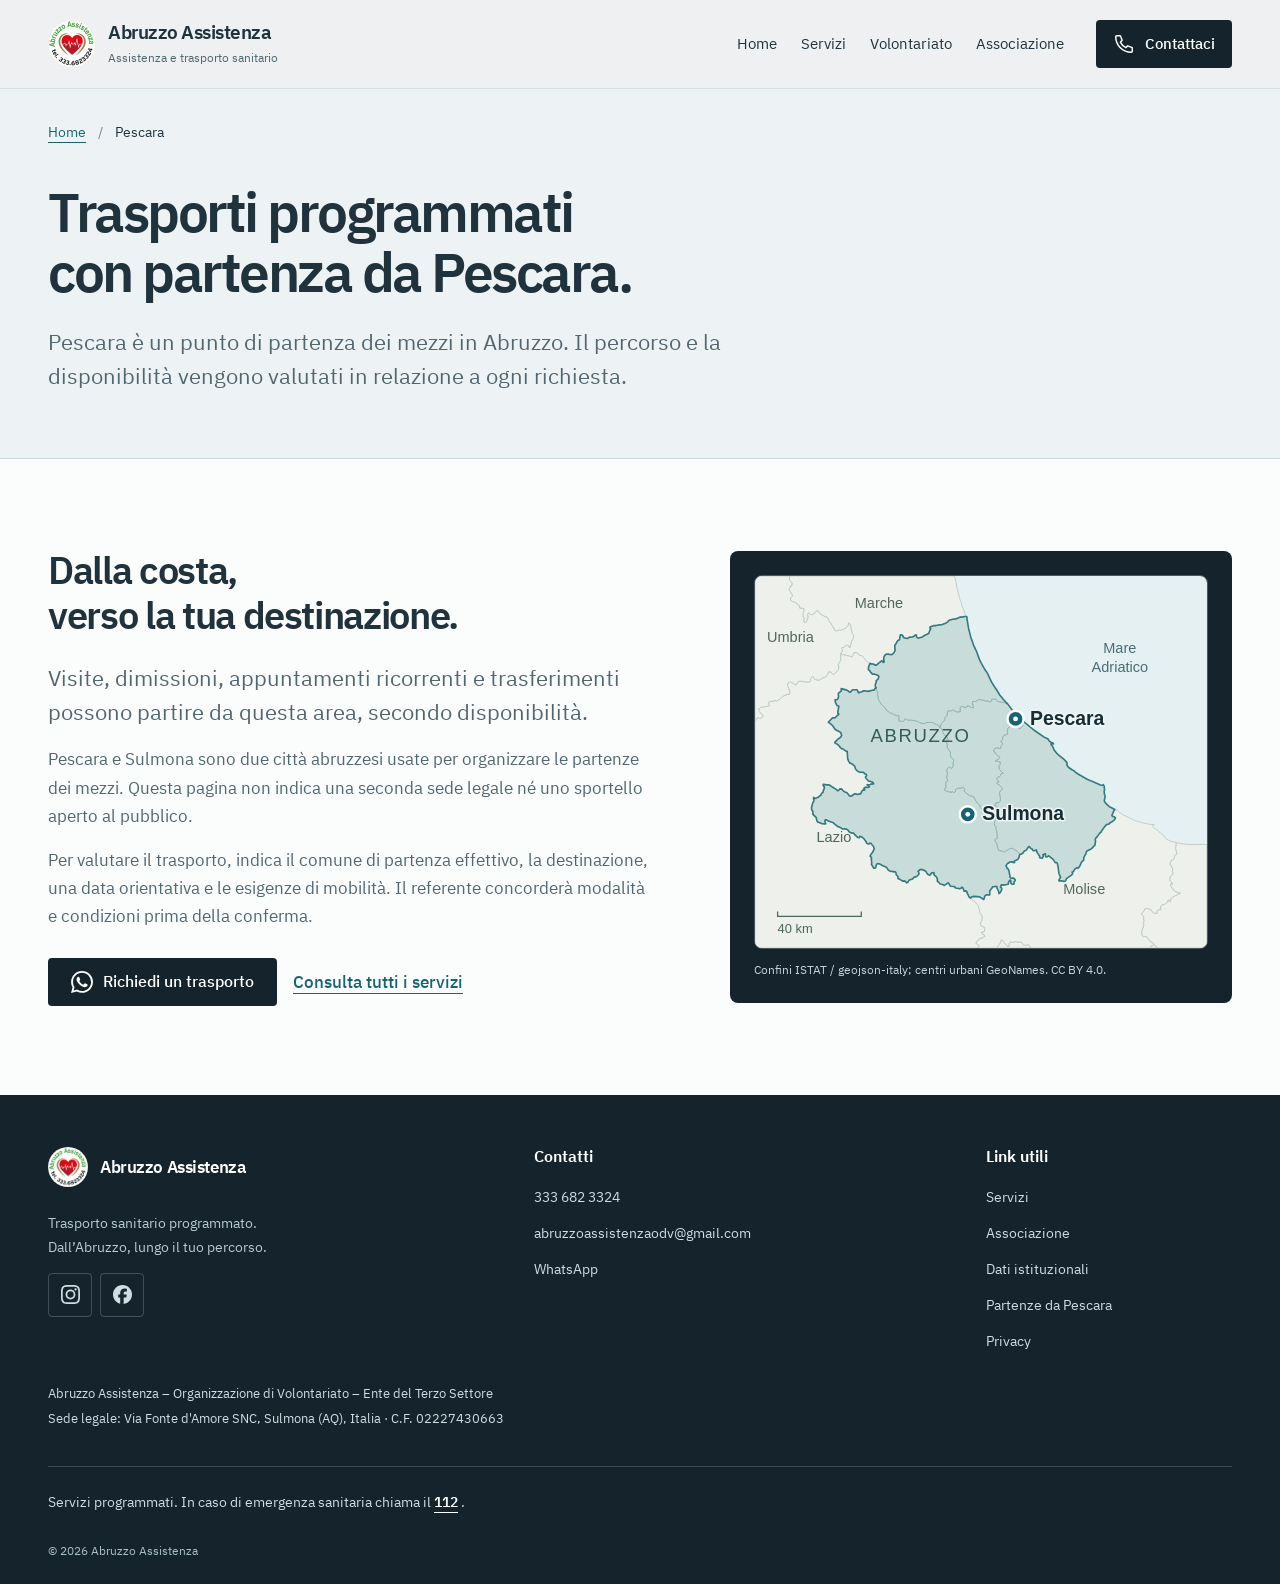
<file: pescara.html>
<!doctype html>
<html lang="it">
  <head>
    <meta charset="utf-8" />
    <meta
      name="viewport"
      content="width=device-width,initial-scale=1,viewport-fit=cover"
    />
    <meta
      name="theme-color"
      content="#15242c"
    />
    <meta
      name="color-scheme"
      content="light"
    />
    <title>Trasporto sanitario da Pescara | Abruzzo Assistenza</title>
    <meta
      name="description"
      content="Richieste di trasporto sanitario programmato con partenza da Pescara, in Abruzzo. Percorsi, disponibilità e modalità da concordare."
    />
    <link
      rel="canonical"
      href="https://abruzzoassistenzaodv.com/pescara"
    />
    <link
      rel="icon"
      href="assets/favicon.png"
      type="image/png"
    />
    <link
      rel="preload"
      href="assets/fonts/IBMPlexSans-Regular.woff2"
      as="font"
      type="font/woff2"
      crossorigin
    />
    <link
      rel="stylesheet"
      href="assets/styles.css"
    />
    <script
      defer
      src="assets/app.js"
    ></script>
    <meta
      property="og:type"
      content="website"
    />
    <meta
      property="og:locale"
      content="it_IT"
    />
    <meta
      property="og:site_name"
      content="Abruzzo Assistenza"
    />
    <meta
      property="og:title"
      content="Trasporto sanitario da Pescara | Abruzzo Assistenza"
    />
    <meta
      property="og:description"
      content="Richieste di trasporto sanitario programmato con partenza da Pescara, in Abruzzo. Percorsi, disponibilità e modalità da concordare."
    />
    <meta
      property="og:url"
      content="https://abruzzoassistenzaodv.com/pescara"
    />
    <meta
      property="og:image"
      content="https://abruzzoassistenzaodv.com/assets/social-preview.jpg"
    />
    <meta
      property="og:image:width"
      content="1200"
    />
    <meta
      property="og:image:height"
      content="630"
    />
    <meta
      property="og:image:alt"
      content="Fotografia autentica dei mezzi di Abruzzo Assistenza"
    />
    <meta
      name="twitter:card"
      content="summary_large_image"
    />
  </head>
  <body class="page-pescara">
    <a
      class="skip-link"
      href="#main"
    >
      Vai al contenuto
    </a>
    <!-- site-header:start -->
    <header class="site-header">
      <div class="container nav-wrap">
        <a
          class="brand"
          href="index.html"
          aria-label="Abruzzo Assistenza, home"
        >
          <img
            src="assets/logo-associazione-96.webp"
            alt=""
            width="48"
            height="48"
          />
          <span>
            <strong>Abruzzo Assistenza</strong>
            <small>Assistenza e trasporto sanitario</small>
          </span>
        </a>
        <button
          class="nav-toggle"
          type="button"
          data-nav-toggle
          aria-expanded="false"
          aria-controls="site-nav"
        >
          <span data-nav-label>Menu</span>
          <svg
            class="icon"
            aria-hidden="true"
            focusable="false"
          >
            <use href="assets/icons.svg#menu"></use>
          </svg>
        </button>
        <nav
          id="site-nav"
          class="site-nav"
          data-nav
          aria-label="Navigazione principale"
        >
          <a
            class="nav-link"
            href="index.html"
          >
            Home
          </a>
          <a
            class="nav-link"
            href="servizi.html"
          >
            Servizi
          </a>
          <a
            class="nav-link"
            href="volontari.html"
          >
            Volontariato
          </a>
          <a
            class="nav-link"
            href="associazione.html"
          >
            Associazione
          </a>
          <a
            class="nav-link nav-mobile-contact"
            href="contatti.html"
          >
            Contatti
          </a>
        </nav>
        <a
          class="button nav-contact"
          href="contatti.html#canali"
        >
          <svg
            class="icon"
            aria-hidden="true"
            focusable="false"
          >
            <use href="assets/icons.svg#phone"></use>
          </svg>
          Contattaci
        </a>
      </div>
    </header>
    <!-- site-header:end -->
    <main
      id="main"
      tabindex="-1"
    >
      <section class="page-intro">
        <div class="container">
          <nav aria-label="Percorso">
            <ol class="breadcrumb">
              <li><a href="index.html">Home</a></li>
              <li aria-current="page">Pescara</li>
            </ol>
          </nav>
          <h1>
            Trasporti programmati
            <br />
            con partenza da Pescara.
          </h1>
          <p class="lead">
            Pescara è un punto di partenza dei mezzi in Abruzzo. Il percorso e la disponibilità
            vengono valutati in relazione a ogni richiesta.
          </p>
        </div>
      </section>
      <section class="section">
        <div class="container local-layout">
          <div>
            <h2>
              Dalla costa,
              <br />
              verso la tua destinazione.
            </h2>
            <p class="lead">
              Visite, dimissioni, appuntamenti ricorrenti e trasferimenti possono partire da questa
              area, secondo disponibilità.
            </p>
            <p>
              Pescara e Sulmona sono due città abruzzesi usate per organizzare le partenze dei
              mezzi. Questa pagina non indica una seconda sede legale né uno sportello aperto al
              pubblico.
            </p>
            <p>
              Per valutare il trasporto, indica il comune di partenza effettivo, la destinazione,
              una data orientativa e le esigenze di mobilità. Il referente concorderà modalità e
              condizioni prima della conferma.
            </p>
            <div class="actions">
              <a
                class="button"
                href="contatti.html?servizio=trasporti#richiesta"
              >
                <svg
                  class="icon"
                  aria-hidden="true"
                  focusable="false"
                >
                  <use href="assets/icons.svg#whatsapp"></use>
                </svg>
                Richiedi un trasporto
              </a>
              <a
                class="text-link"
                href="servizi.html"
              >
                Consulta tutti i servizi
              </a>
            </div>
          </div>
          <figure class="local-map">
            <img
              src="assets/abruzzo-map.svg"
              alt="Mappa geografica dell’Abruzzo: Sulmona nell’entroterra e Pescara sulla costa adriatica, con le regioni confinanti."
              width="560"
              height="460"
              loading="lazy"
            />
            <figcaption>
              Confini ISTAT / geojson-italy; centri urbani GeoNames. CC BY 4.0.
            </figcaption>
          </figure>
        </div>
      </section>
    </main>
    <!-- site-footer:start -->
    <footer class="site-footer">
      <div class="container footer-grid">
        <div class="footer-identity">
          <a
            class="brand"
            href="index.html"
            aria-label="Abruzzo Assistenza, home"
          >
            <img
              src="assets/logo-associazione-96.webp"
              alt=""
              width="40"
              height="40"
              loading="lazy"
            />
            <strong>Abruzzo Assistenza</strong>
          </a>
          <p>
            Trasporto sanitario programmato.
            <br />
            Dall’Abruzzo, lungo il tuo percorso.
          </p>
          <div class="social-links">
            <a
              href="https://www.instagram.com/abruzzo.assistenza/"
              target="_blank"
              rel="noopener noreferrer"
              aria-label="Abruzzo Assistenza su Instagram"
            >
              <svg
                class="icon"
                aria-hidden="true"
                focusable="false"
              >
                <use href="assets/icons.svg#instagram"></use>
              </svg>
            </a>
            <a
              href="https://www.facebook.com/profile.php?id=100057216829022"
              target="_blank"
              rel="noopener noreferrer"
              aria-label="Abruzzo Assistenza su Facebook"
            >
              <svg
                class="icon"
                aria-hidden="true"
                focusable="false"
              >
                <use href="assets/icons.svg#facebook"></use>
              </svg>
            </a>
          </div>
        </div>
        <div class="footer-contact">
          <h2>Contatti</h2>
          <a
            class="footer-channel"
            href="tel:+393336823324"
            aria-label="Chiama 333 682 3324"
          >
            <svg
              class="icon"
              aria-hidden="true"
              focusable="false"
            >
              <use href="assets/icons.svg#phone"></use>
            </svg>
            <span>333 682 3324</span>
          </a>
          <!--email_off-->
          <a
            class="footer-channel"
            href="mailto:abruzzoassistenzaodv@gmail.com"
          >
            <svg
              class="icon"
              aria-hidden="true"
              focusable="false"
            >
              <use href="assets/icons.svg#mail"></use>
            </svg>
            <span>abruzzoassistenzaodv@gmail.com</span>
          </a>
          <!--/email_off-->
          <a
            class="footer-channel"
            href="https://wa.me/393336823324"
            target="_blank"
            rel="noopener noreferrer"
          >
            <svg
              class="icon"
              aria-hidden="true"
              focusable="false"
            >
              <use href="assets/icons.svg#whatsapp"></use>
            </svg>
            <span>WhatsApp</span>
          </a>
        </div>
        <div class="footer-links">
          <h2>Link utili</h2>
          <a href="servizi.html">Servizi</a>
          <a href="associazione.html">Associazione</a>
          <a href="contatti.html#associazione">Dati istituzionali</a>
          <a href="pescara.html">Partenze da Pescara</a>
          <a href="privacy.html">Privacy</a>
        </div>
      </div>
      <div class="container">
        <div
          class="footer-legal"
          data-verified="legal"
        >
          <p>Abruzzo Assistenza – Organizzazione di Volontariato – Ente del Terzo Settore</p>
          <p>Sede legale: Via Fonte d&#x27;Amore SNC, Sulmona (AQ), Italia · C.F. 02227430663</p>
        </div>
      </div>
      <div
        class="container emergency-note"
        role="note"
      >
        Servizi programmati. In caso di emergenza sanitaria chiama il
        <a href="tel:112">112</a>
        .
      </div>
      <div class="container footer-bottom">
        <span>
          ©
          <span data-year>2026</span>
          Abruzzo Assistenza
        </span>
      </div>
    </footer>
    <!-- site-footer:end -->
  </body>
</html>
</file>
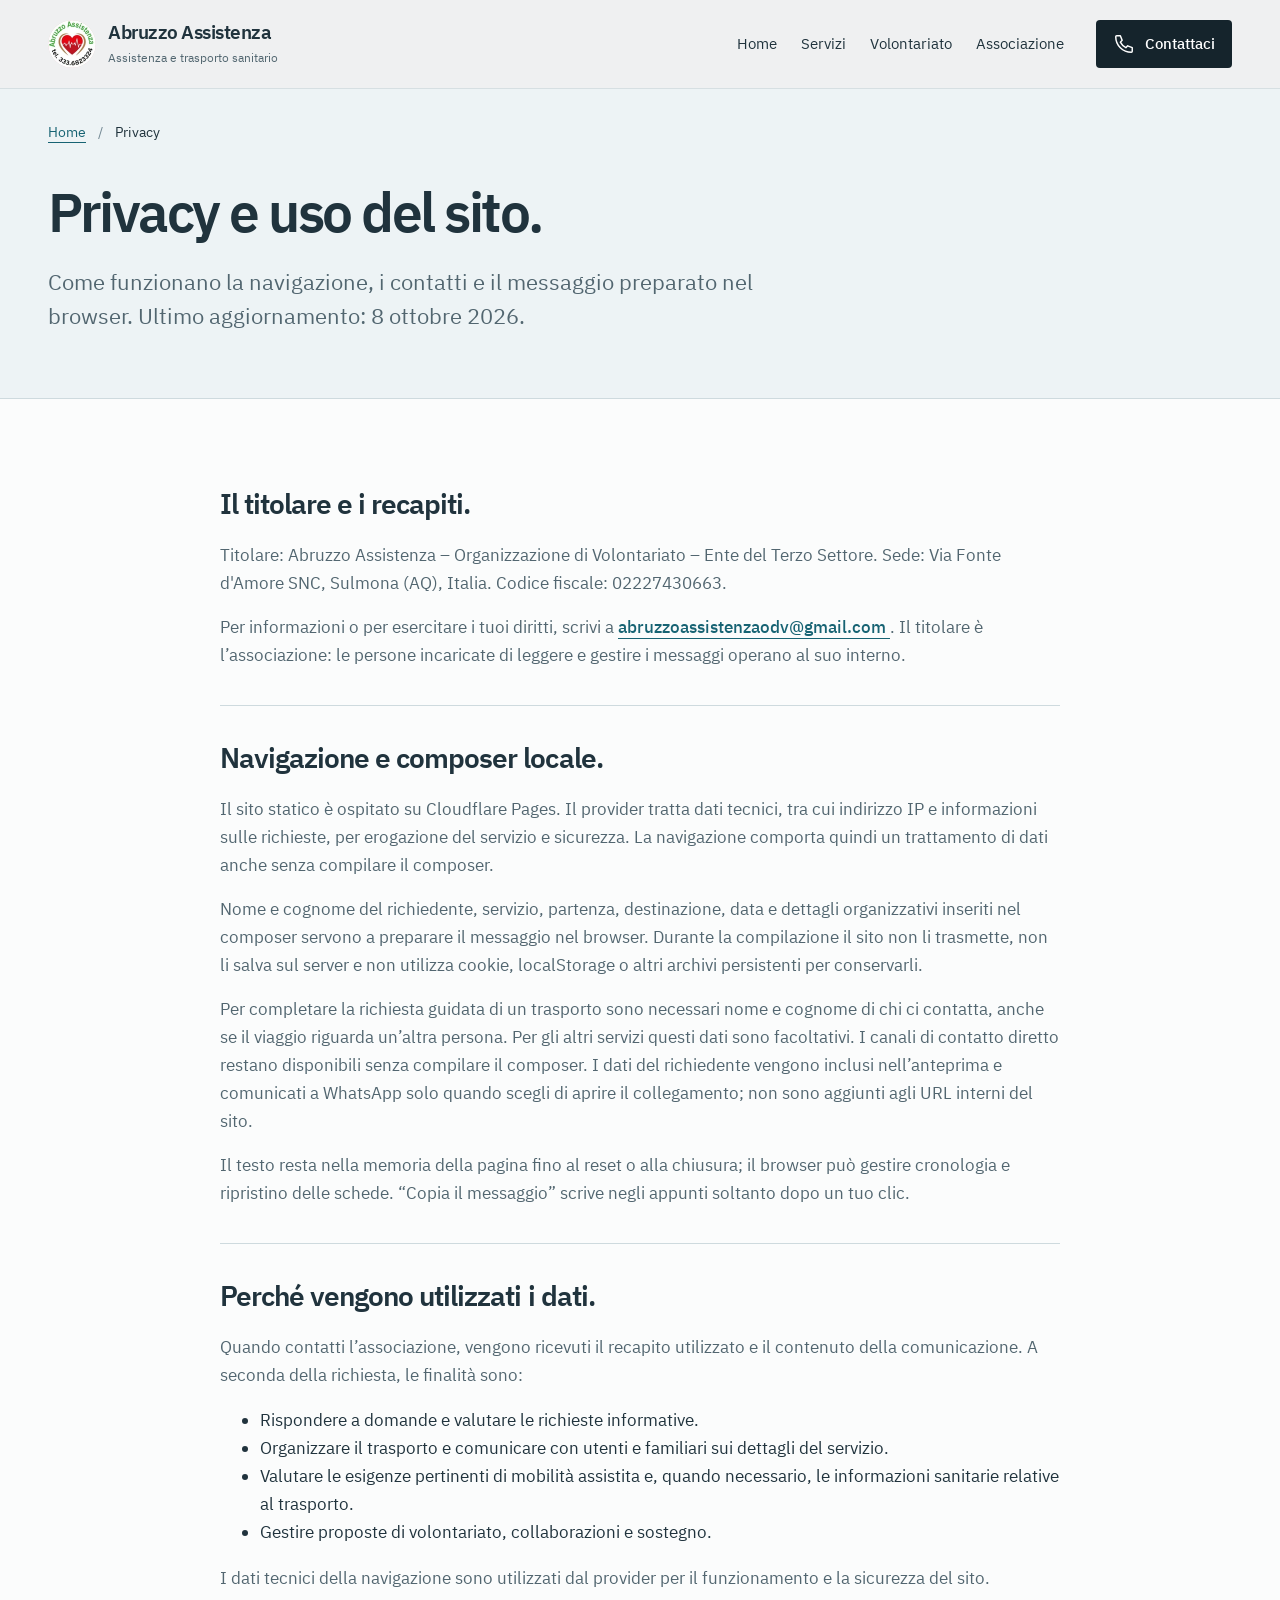
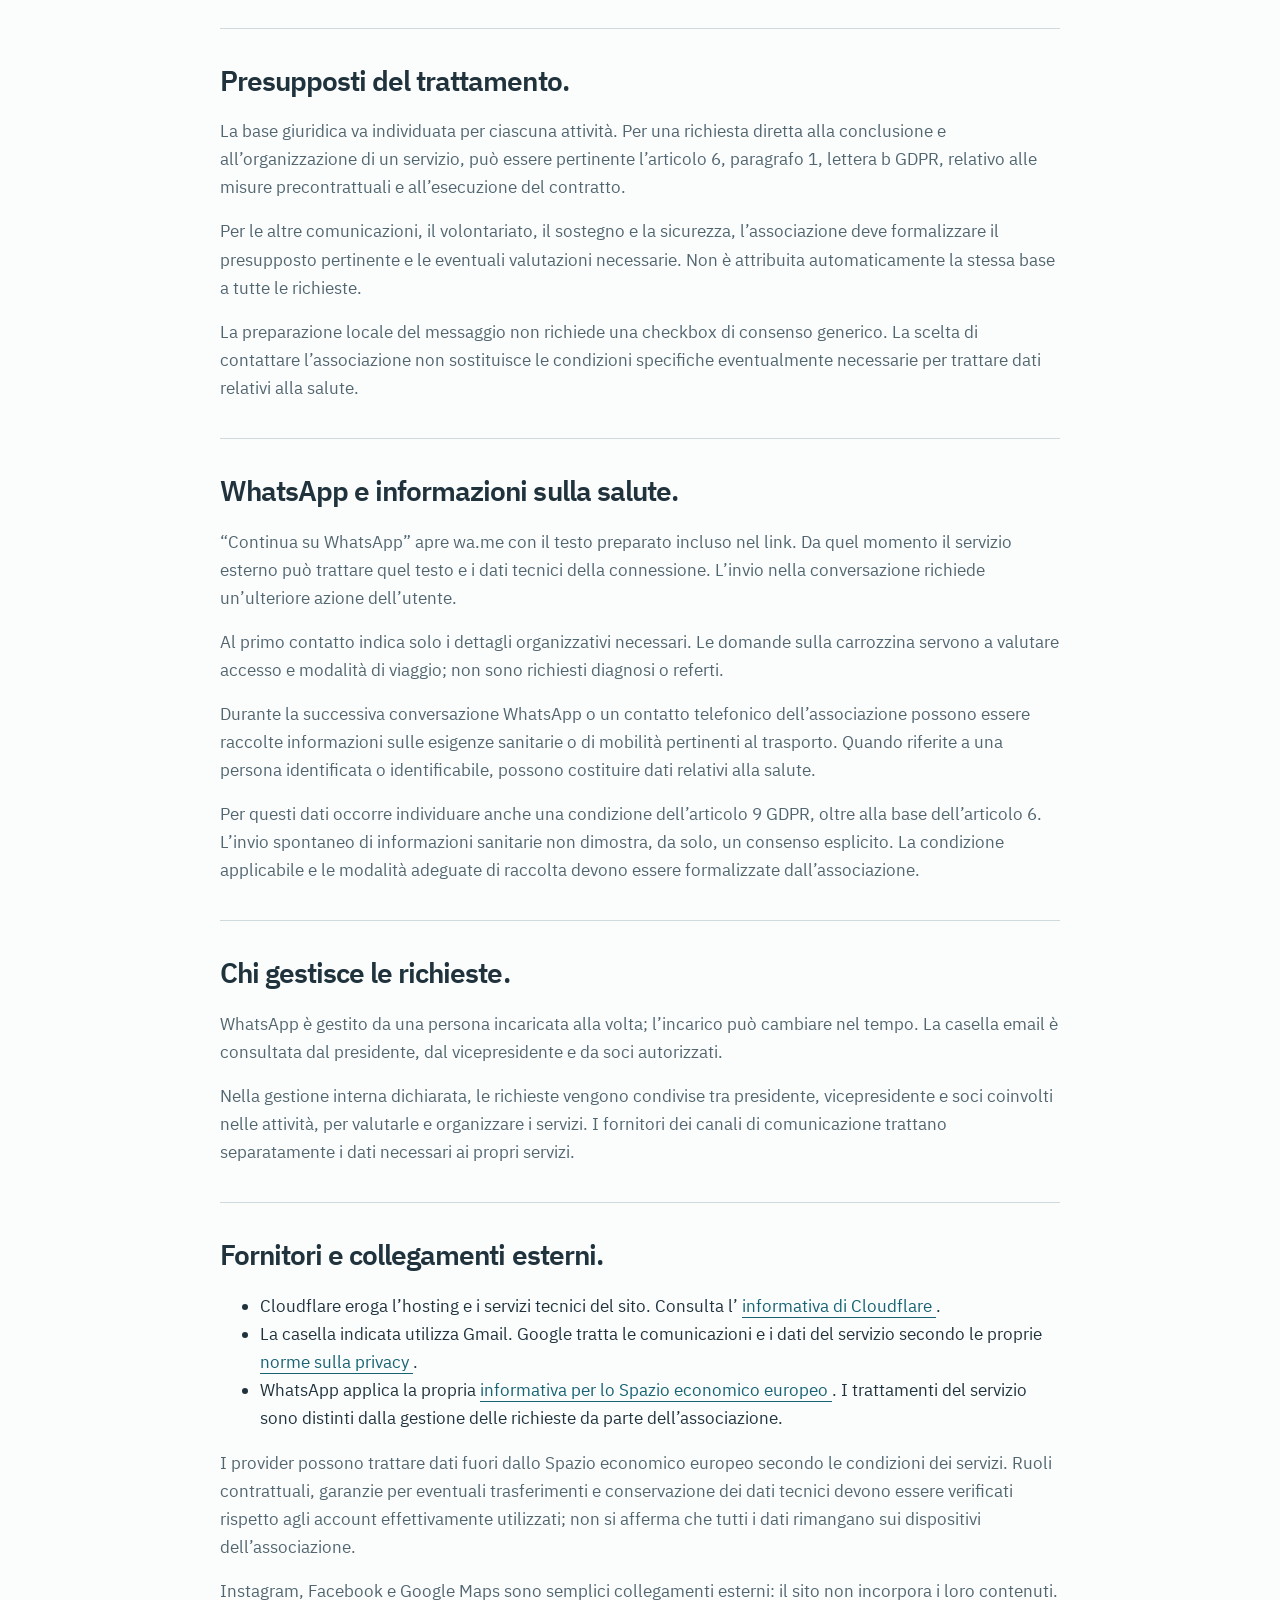
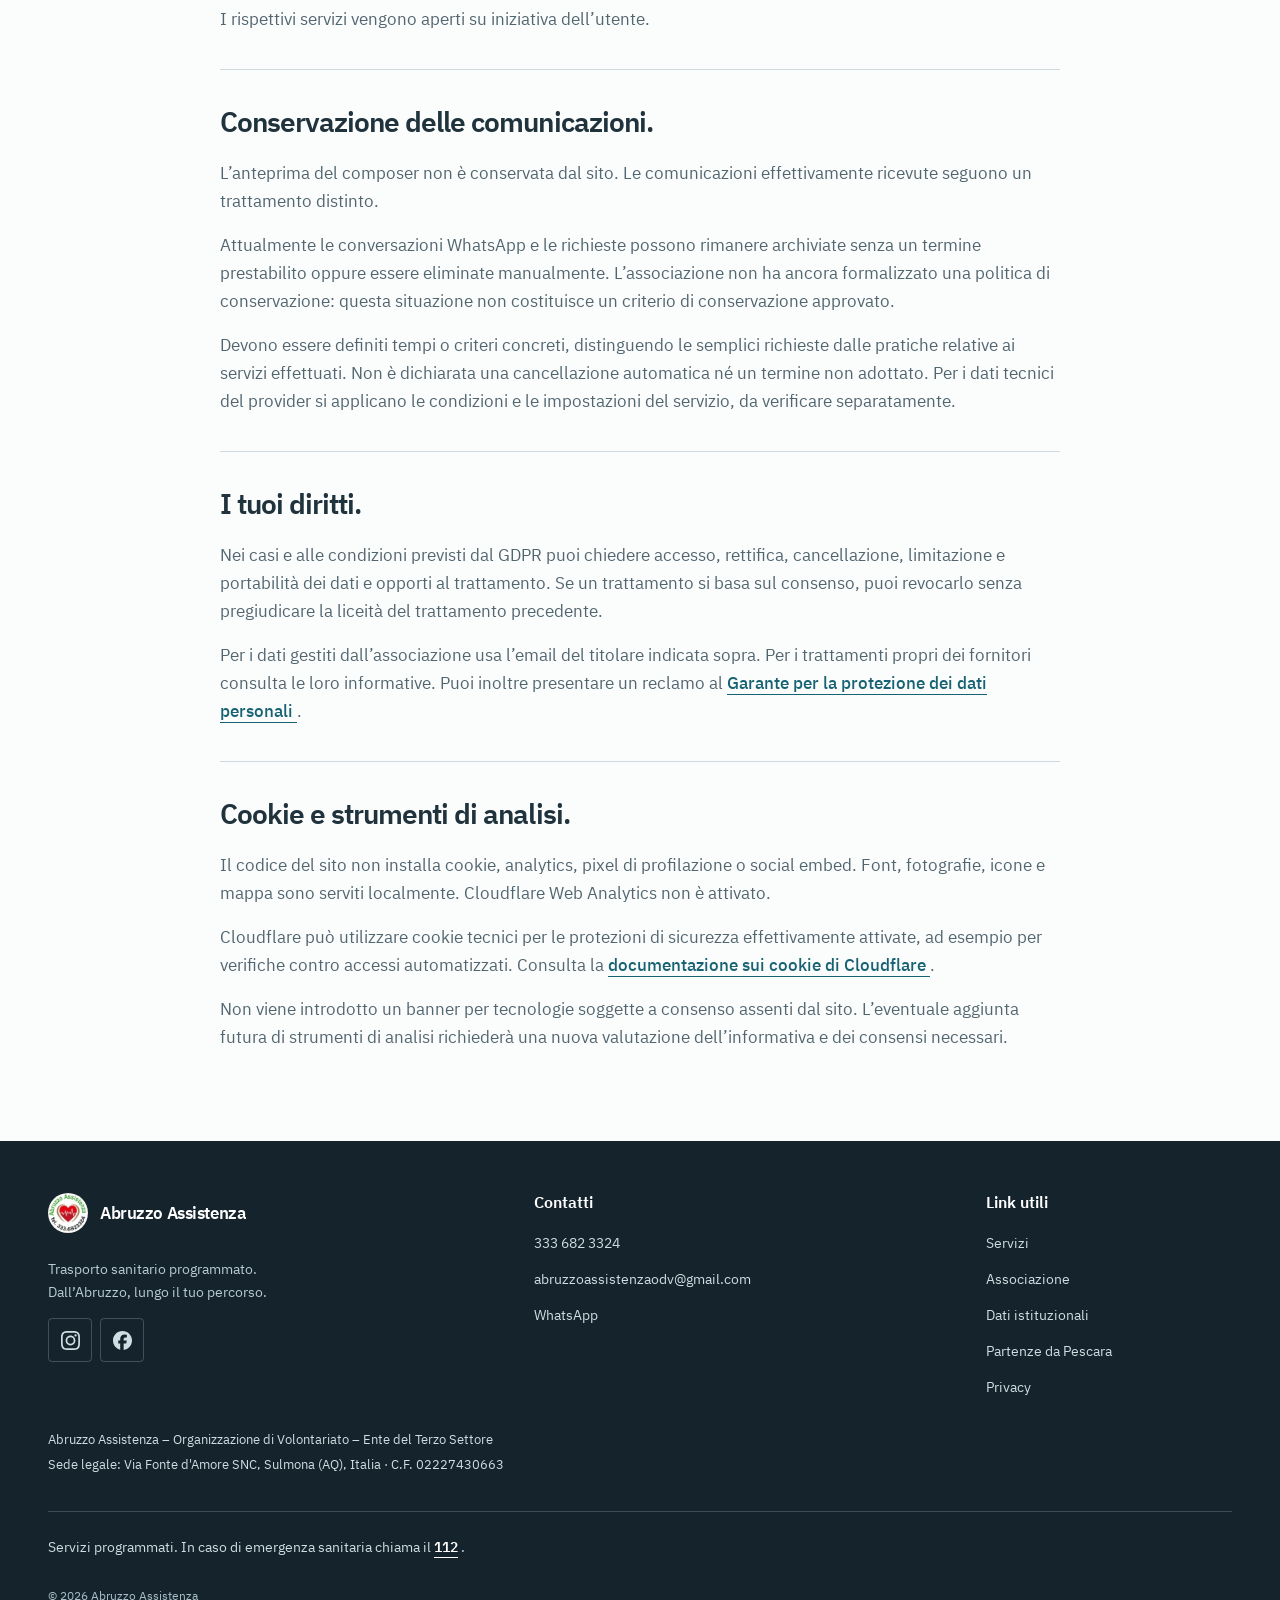
<file: privacy.html>
<!doctype html>
<html lang="it">
  <head>
    <meta charset="utf-8" />
    <meta
      name="viewport"
      content="width=device-width,initial-scale=1,viewport-fit=cover"
    />
    <meta
      name="theme-color"
      content="#15242c"
    />
    <meta
      name="color-scheme"
      content="light"
    />
    <title>Privacy e funzionamento del sito | Abruzzo Assistenza</title>
    <meta
      name="description"
      content="Informazioni sul composer locale, hosting Cloudflare Pages, contatti esterni, conservazione dei dati e diritti degli interessati."
    />
    <link
      rel="canonical"
      href="https://abruzzoassistenzaodv.com/privacy"
    />
    <link
      rel="icon"
      href="assets/favicon.png"
      type="image/png"
    />
    <link
      rel="preload"
      href="assets/fonts/IBMPlexSans-Regular.woff2"
      as="font"
      type="font/woff2"
      crossorigin
    />
    <link
      rel="stylesheet"
      href="assets/styles.css"
    />
    <script
      defer
      src="assets/app.js"
    ></script>
    <meta
      property="og:type"
      content="website"
    />
    <meta
      property="og:locale"
      content="it_IT"
    />
    <meta
      property="og:site_name"
      content="Abruzzo Assistenza"
    />
    <meta
      property="og:title"
      content="Privacy e funzionamento del sito | Abruzzo Assistenza"
    />
    <meta
      property="og:description"
      content="Informazioni sul composer locale, hosting Cloudflare Pages, contatti esterni, conservazione dei dati e diritti degli interessati."
    />
    <meta
      property="og:url"
      content="https://abruzzoassistenzaodv.com/privacy"
    />
    <meta
      property="og:image"
      content="https://abruzzoassistenzaodv.com/assets/social-preview.jpg"
    />
    <meta
      property="og:image:width"
      content="1200"
    />
    <meta
      property="og:image:height"
      content="630"
    />
    <meta
      property="og:image:alt"
      content="Fotografia autentica dei mezzi di Abruzzo Assistenza"
    />
    <meta
      name="twitter:card"
      content="summary_large_image"
    />
  </head>
  <body class="page-privacy">
    <a
      class="skip-link"
      href="#main"
    >
      Vai al contenuto
    </a>
    <!-- site-header:start -->
    <header class="site-header">
      <div class="container nav-wrap">
        <a
          class="brand"
          href="index.html"
          aria-label="Abruzzo Assistenza, home"
        >
          <img
            src="assets/logo-associazione-96.webp"
            alt=""
            width="48"
            height="48"
          />
          <span>
            <strong>Abruzzo Assistenza</strong>
            <small>Assistenza e trasporto sanitario</small>
          </span>
        </a>
        <button
          class="nav-toggle"
          type="button"
          data-nav-toggle
          aria-expanded="false"
          aria-controls="site-nav"
        >
          <span data-nav-label>Menu</span>
          <svg
            class="icon"
            aria-hidden="true"
            focusable="false"
          >
            <use href="assets/icons.svg#menu"></use>
          </svg>
        </button>
        <nav
          id="site-nav"
          class="site-nav"
          data-nav
          aria-label="Navigazione principale"
        >
          <a
            class="nav-link"
            href="index.html"
          >
            Home
          </a>
          <a
            class="nav-link"
            href="servizi.html"
          >
            Servizi
          </a>
          <a
            class="nav-link"
            href="volontari.html"
          >
            Volontariato
          </a>
          <a
            class="nav-link"
            href="associazione.html"
          >
            Associazione
          </a>
          <a
            class="nav-link nav-mobile-contact"
            href="contatti.html"
          >
            Contatti
          </a>
        </nav>
        <a
          class="button nav-contact"
          href="contatti.html#canali"
        >
          <svg
            class="icon"
            aria-hidden="true"
            focusable="false"
          >
            <use href="assets/icons.svg#phone"></use>
          </svg>
          Contattaci
        </a>
      </div>
    </header>
    <!-- site-header:end -->
    <main
      id="main"
      tabindex="-1"
    >
      <section class="page-intro">
        <div class="container">
          <nav aria-label="Percorso">
            <ol class="breadcrumb">
              <li><a href="index.html">Home</a></li>
              <li aria-current="page">Privacy</li>
            </ol>
          </nav>
          <h1>Privacy e uso del sito.</h1>
          <p class="lead">
            Come funzionano la navigazione, i contatti e il messaggio preparato nel browser. Ultimo
            aggiornamento: 8 ottobre 2026.
          </p>
        </div>
      </section>
      <section class="section">
        <div class="container prose">
          <section>
            <h2>Il titolare e i recapiti.</h2>
            <!-- verified:legal-privacy:start -->
            <p data-verified="legal">
              Titolare: Abruzzo Assistenza – Organizzazione di Volontariato – Ente del Terzo
              Settore. Sede: Via Fonte d&#x27;Amore SNC, Sulmona (AQ), Italia. Codice fiscale:
              02227430663.
            </p>
            <!-- verified:legal-privacy:end -->
            <p>
              Per informazioni o per esercitare i tuoi diritti, scrivi a
              <!--email_off-->
              <a
                data-site="email"
                href="mailto:abruzzoassistenzaodv@gmail.com"
              >
                abruzzoassistenzaodv@gmail.com
              </a>
              <!--/email_off-->
              . Il titolare è l’associazione: le persone incaricate di leggere e gestire i messaggi
              operano al suo interno.
            </p>
          </section>
          <section>
            <h2>Navigazione e composer locale.</h2>
            <p>
              Il sito statico è ospitato su Cloudflare Pages. Il provider tratta dati tecnici, tra
              cui indirizzo IP e informazioni sulle richieste, per erogazione del servizio e
              sicurezza. La navigazione comporta quindi un trattamento di dati anche senza compilare
              il composer.
            </p>
            <p>
              Nome e cognome del richiedente, servizio, partenza, destinazione, data e dettagli
              organizzativi inseriti nel composer servono a preparare il messaggio nel browser.
              Durante la compilazione il sito non li trasmette, non li salva sul server e non
              utilizza cookie, localStorage o altri archivi persistenti per conservarli.
            </p>
            <p>
              Per completare la richiesta guidata di un trasporto sono necessari nome e cognome di
              chi ci contatta, anche se il viaggio riguarda un’altra persona. Per gli altri servizi
              questi dati sono facoltativi. I canali di contatto diretto restano disponibili senza
              compilare il composer. I dati del richiedente vengono inclusi nell’anteprima e
              comunicati a WhatsApp solo quando scegli di aprire il collegamento; non sono aggiunti
              agli URL interni del sito.
            </p>
            <p>
              Il testo resta nella memoria della pagina fino al reset o alla chiusura; il browser
              può gestire cronologia e ripristino delle schede. “Copia il messaggio” scrive negli
              appunti soltanto dopo un tuo clic.
            </p>
          </section>
          <section>
            <h2>Perché vengono utilizzati i dati.</h2>
            <p>
              Quando contatti l’associazione, vengono ricevuti il recapito utilizzato e il contenuto
              della comunicazione. A seconda della richiesta, le finalità sono:
            </p>
            <ul>
              <li>Rispondere a domande e valutare le richieste informative.</li>
              <li>
                Organizzare il trasporto e comunicare con utenti e familiari sui dettagli del
                servizio.
              </li>
              <li>
                Valutare le esigenze pertinenti di mobilità assistita e, quando necessario, le
                informazioni sanitarie relative al trasporto.
              </li>
              <li>Gestire proposte di volontariato, collaborazioni e sostegno.</li>
            </ul>
            <p>
              I dati tecnici della navigazione sono utilizzati dal provider per il funzionamento e
              la sicurezza del sito.
            </p>
          </section>
          <section>
            <h2>Presupposti del trattamento.</h2>
            <p>
              La base giuridica va individuata per ciascuna attività. Per una richiesta diretta alla
              conclusione e all’organizzazione di un servizio, può essere pertinente l’articolo 6,
              paragrafo 1, lettera b GDPR, relativo alle misure precontrattuali e all’esecuzione del
              contratto.
            </p>
            <p>
              Per le altre comunicazioni, il volontariato, il sostegno e la sicurezza,
              l’associazione deve formalizzare il presupposto pertinente e le eventuali valutazioni
              necessarie. Non è attribuita automaticamente la stessa base a tutte le richieste.
            </p>
            <p>
              La preparazione locale del messaggio non richiede una checkbox di consenso generico.
              La scelta di contattare l’associazione non sostituisce le condizioni specifiche
              eventualmente necessarie per trattare dati relativi alla salute.
            </p>
          </section>
          <section id="whatsapp">
            <h2>WhatsApp e informazioni sulla salute.</h2>
            <p>
              “Continua su WhatsApp” apre
              <code>wa.me</code>
              con il testo preparato incluso nel link. Da quel momento il servizio esterno può
              trattare quel testo e i dati tecnici della connessione. L’invio nella conversazione
              richiede un’ulteriore azione dell’utente.
            </p>
            <p>
              Al primo contatto indica solo i dettagli organizzativi necessari. Le domande sulla
              carrozzina servono a valutare accesso e modalità di viaggio; non sono richiesti
              diagnosi o referti.
            </p>
            <p>
              Durante la successiva conversazione WhatsApp o un contatto telefonico
              dell’associazione possono essere raccolte informazioni sulle esigenze sanitarie o di
              mobilità pertinenti al trasporto. Quando riferite a una persona identificata o
              identificabile, possono costituire dati relativi alla salute.
            </p>
            <p>
              Per questi dati occorre individuare anche una condizione dell’articolo 9 GDPR, oltre
              alla base dell’articolo 6. L’invio spontaneo di informazioni sanitarie non dimostra,
              da solo, un consenso esplicito. La condizione applicabile e le modalità adeguate di
              raccolta devono essere formalizzate dall’associazione.
            </p>
          </section>
          <section>
            <h2>Chi gestisce le richieste.</h2>
            <p>
              WhatsApp è gestito da una persona incaricata alla volta; l’incarico può cambiare nel
              tempo. La casella email è consultata dal presidente, dal vicepresidente e da soci
              autorizzati.
            </p>
            <p>
              Nella gestione interna dichiarata, le richieste vengono condivise tra presidente,
              vicepresidente e soci coinvolti nelle attività, per valutarle e organizzare i servizi.
              I fornitori dei canali di comunicazione trattano separatamente i dati necessari ai
              propri servizi.
            </p>
          </section>
          <section>
            <h2>Fornitori e collegamenti esterni.</h2>
            <ul>
              <li>
                Cloudflare eroga l’hosting e i servizi tecnici del sito. Consulta l’
                <a
                  href="https://www.cloudflare.com/privacypolicy/"
                  target="_blank"
                  rel="noopener noreferrer"
                >
                  informativa di Cloudflare
                </a>
                .
              </li>
              <li>
                La casella indicata utilizza Gmail. Google tratta le comunicazioni e i dati del
                servizio secondo le proprie
                <a
                  href="https://policies.google.com/privacy?hl=it"
                  target="_blank"
                  rel="noopener noreferrer"
                >
                  norme sulla privacy
                </a>
                .
              </li>
              <li>
                WhatsApp applica la propria
                <a
                  href="https://www.whatsapp.com/legal/privacy-policy-eea"
                  target="_blank"
                  rel="noopener noreferrer"
                >
                  informativa per lo Spazio economico europeo
                </a>
                . I trattamenti del servizio sono distinti dalla gestione delle richieste da parte
                dell’associazione.
              </li>
            </ul>
            <p>
              I provider possono trattare dati fuori dallo Spazio economico europeo secondo le
              condizioni dei servizi. Ruoli contrattuali, garanzie per eventuali trasferimenti e
              conservazione dei dati tecnici devono essere verificati rispetto agli account
              effettivamente utilizzati; non si afferma che tutti i dati rimangano sui dispositivi
              dell’associazione.
            </p>
            <p>
              Instagram, Facebook e Google Maps sono semplici collegamenti esterni: il sito non
              incorpora i loro contenuti. I rispettivi servizi vengono aperti su iniziativa
              dell’utente.
            </p>
          </section>
          <section>
            <h2>Conservazione delle comunicazioni.</h2>
            <p>
              L’anteprima del composer non è conservata dal sito. Le comunicazioni effettivamente
              ricevute seguono un trattamento distinto.
            </p>
            <p>
              Attualmente le conversazioni WhatsApp e le richieste possono rimanere archiviate senza
              un termine prestabilito oppure essere eliminate manualmente. L’associazione non ha
              ancora formalizzato una politica di conservazione: questa situazione non costituisce
              un criterio di conservazione approvato.
            </p>
            <p>
              Devono essere definiti tempi o criteri concreti, distinguendo le semplici richieste
              dalle pratiche relative ai servizi effettuati. Non è dichiarata una cancellazione
              automatica né un termine non adottato. Per i dati tecnici del provider si applicano le
              condizioni e le impostazioni del servizio, da verificare separatamente.
            </p>
          </section>
          <section>
            <h2>I tuoi diritti.</h2>
            <p>
              Nei casi e alle condizioni previsti dal GDPR puoi chiedere accesso, rettifica,
              cancellazione, limitazione e portabilità dei dati e opporti al trattamento. Se un
              trattamento si basa sul consenso, puoi revocarlo senza pregiudicare la liceità del
              trattamento precedente.
            </p>
            <p>
              Per i dati gestiti dall’associazione usa l’email del titolare indicata sopra. Per i
              trattamenti propri dei fornitori consulta le loro informative. Puoi inoltre presentare
              un reclamo al
              <a
                href="https://www.garanteprivacy.it/"
                target="_blank"
                rel="noopener noreferrer"
              >
                Garante per la protezione dei dati personali
              </a>
              .
            </p>
          </section>
          <section>
            <h2>Cookie e strumenti di analisi.</h2>
            <p>
              Il codice del sito non installa cookie, analytics, pixel di profilazione o social
              embed. Font, fotografie, icone e mappa sono serviti localmente. Cloudflare Web
              Analytics non è attivato.
            </p>
            <p>
              Cloudflare può utilizzare cookie tecnici per le protezioni di sicurezza effettivamente
              attivate, ad esempio per verifiche contro accessi automatizzati. Consulta la
              <a
                href="https://developers.cloudflare.com/fundamentals/reference/policies-compliances/cloudflare-cookies/"
                target="_blank"
                rel="noopener noreferrer"
              >
                documentazione sui cookie di Cloudflare
              </a>
              .
            </p>
            <p>
              Non viene introdotto un banner per tecnologie soggette a consenso assenti dal sito.
              L’eventuale aggiunta futura di strumenti di analisi richiederà una nuova valutazione
              dell’informativa e dei consensi necessari.
            </p>
          </section>
        </div>
      </section>
    </main>
    <!-- site-footer:start -->
    <footer class="site-footer">
      <div class="container footer-grid">
        <div class="footer-identity">
          <a
            class="brand"
            href="index.html"
            aria-label="Abruzzo Assistenza, home"
          >
            <img
              src="assets/logo-associazione-96.webp"
              alt=""
              width="40"
              height="40"
              loading="lazy"
            />
            <strong>Abruzzo Assistenza</strong>
          </a>
          <p>
            Trasporto sanitario programmato.
            <br />
            Dall’Abruzzo, lungo il tuo percorso.
          </p>
          <div class="social-links">
            <a
              href="https://www.instagram.com/abruzzo.assistenza/"
              target="_blank"
              rel="noopener noreferrer"
              aria-label="Abruzzo Assistenza su Instagram"
            >
              <svg
                class="icon"
                aria-hidden="true"
                focusable="false"
              >
                <use href="assets/icons.svg#instagram"></use>
              </svg>
            </a>
            <a
              href="https://www.facebook.com/profile.php?id=100057216829022"
              target="_blank"
              rel="noopener noreferrer"
              aria-label="Abruzzo Assistenza su Facebook"
            >
              <svg
                class="icon"
                aria-hidden="true"
                focusable="false"
              >
                <use href="assets/icons.svg#facebook"></use>
              </svg>
            </a>
          </div>
        </div>
        <div class="footer-contact">
          <h2>Contatti</h2>
          <a
            class="footer-channel"
            href="tel:+393336823324"
            aria-label="Chiama 333 682 3324"
          >
            <svg
              class="icon"
              aria-hidden="true"
              focusable="false"
            >
              <use href="assets/icons.svg#phone"></use>
            </svg>
            <span>333 682 3324</span>
          </a>
          <!--email_off-->
          <a
            class="footer-channel"
            href="mailto:abruzzoassistenzaodv@gmail.com"
          >
            <svg
              class="icon"
              aria-hidden="true"
              focusable="false"
            >
              <use href="assets/icons.svg#mail"></use>
            </svg>
            <span>abruzzoassistenzaodv@gmail.com</span>
          </a>
          <!--/email_off-->
          <a
            class="footer-channel"
            href="https://wa.me/393336823324"
            target="_blank"
            rel="noopener noreferrer"
          >
            <svg
              class="icon"
              aria-hidden="true"
              focusable="false"
            >
              <use href="assets/icons.svg#whatsapp"></use>
            </svg>
            <span>WhatsApp</span>
          </a>
        </div>
        <div class="footer-links">
          <h2>Link utili</h2>
          <a href="servizi.html">Servizi</a>
          <a href="associazione.html">Associazione</a>
          <a href="contatti.html#associazione">Dati istituzionali</a>
          <a href="pescara.html">Partenze da Pescara</a>
          <a href="privacy.html">Privacy</a>
        </div>
      </div>
      <div class="container">
        <div
          class="footer-legal"
          data-verified="legal"
        >
          <p>Abruzzo Assistenza – Organizzazione di Volontariato – Ente del Terzo Settore</p>
          <p>Sede legale: Via Fonte d&#x27;Amore SNC, Sulmona (AQ), Italia · C.F. 02227430663</p>
        </div>
      </div>
      <div
        class="container emergency-note"
        role="note"
      >
        Servizi programmati. In caso di emergenza sanitaria chiama il
        <a href="tel:112">112</a>
        .
      </div>
      <div class="container footer-bottom">
        <span>
          ©
          <span data-year>2026</span>
          Abruzzo Assistenza
        </span>
      </div>
    </footer>
    <!-- site-footer:end -->
  </body>
</html>
</file>
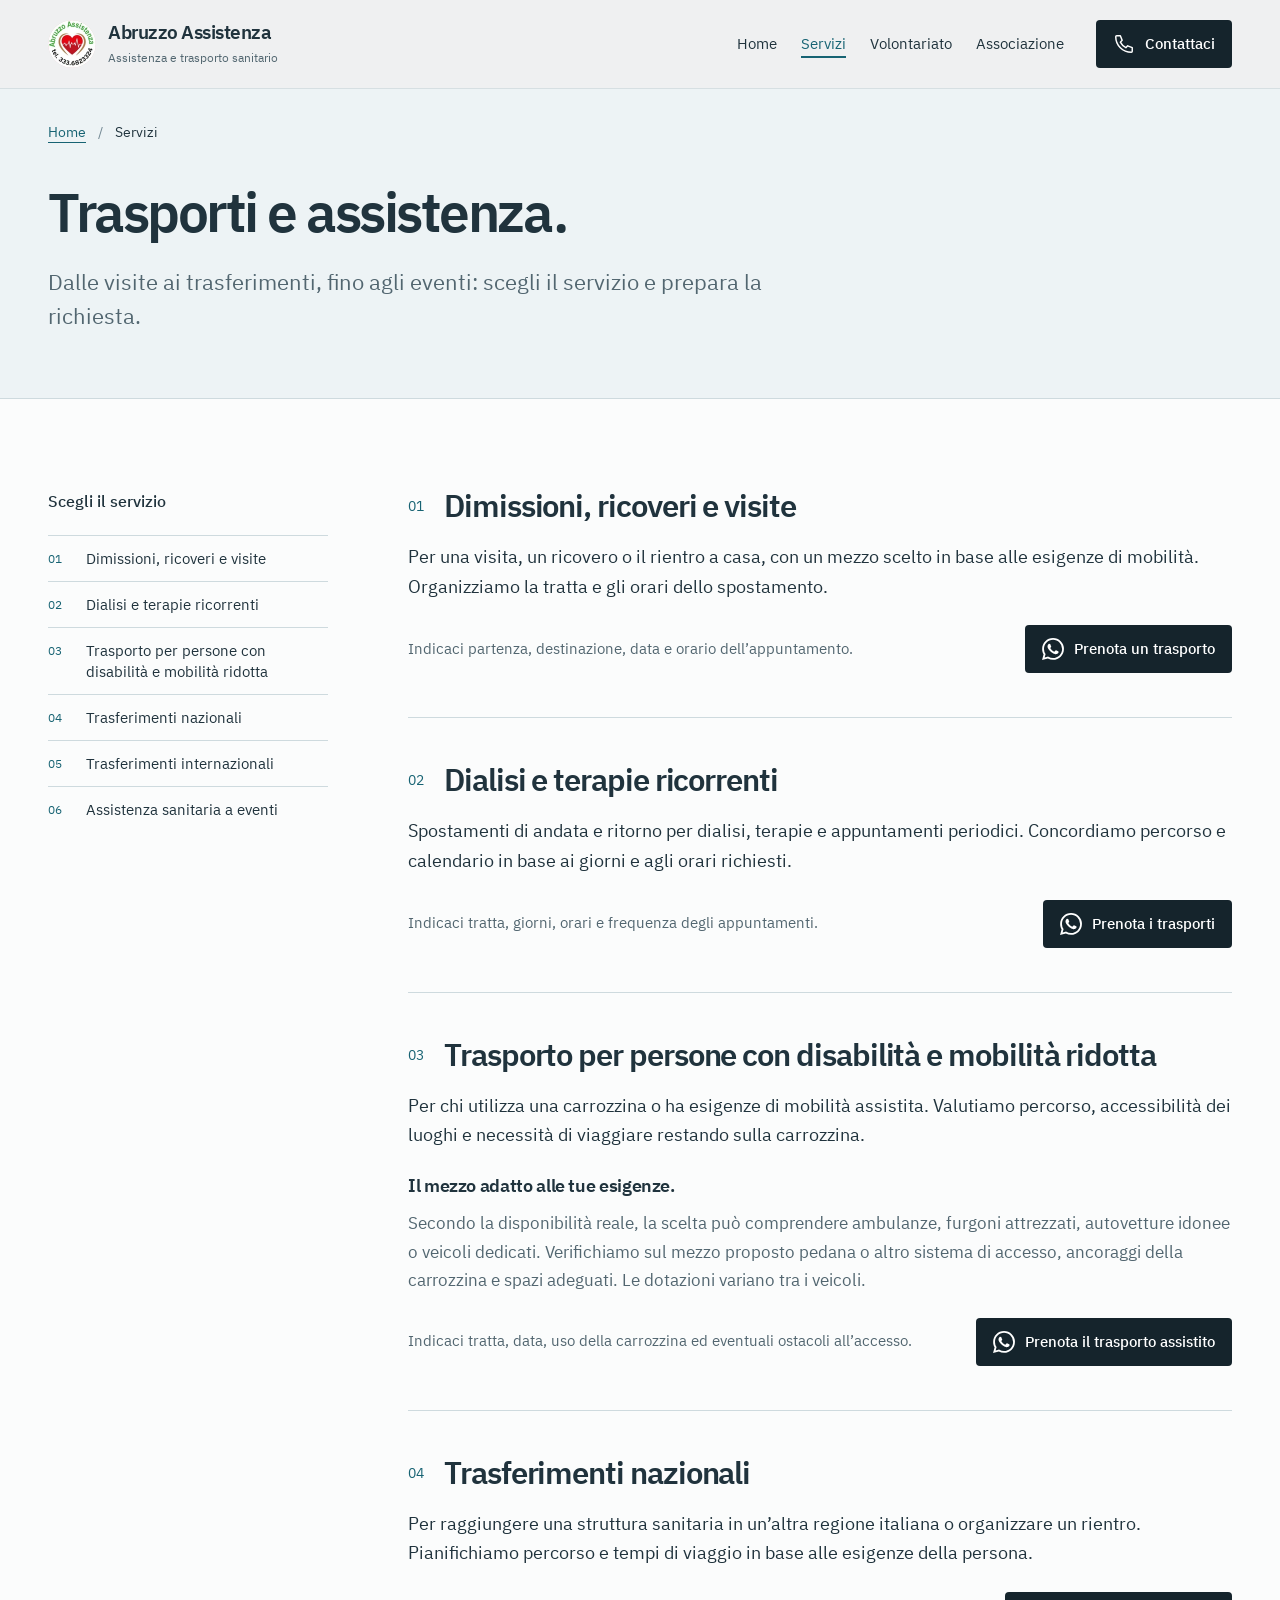
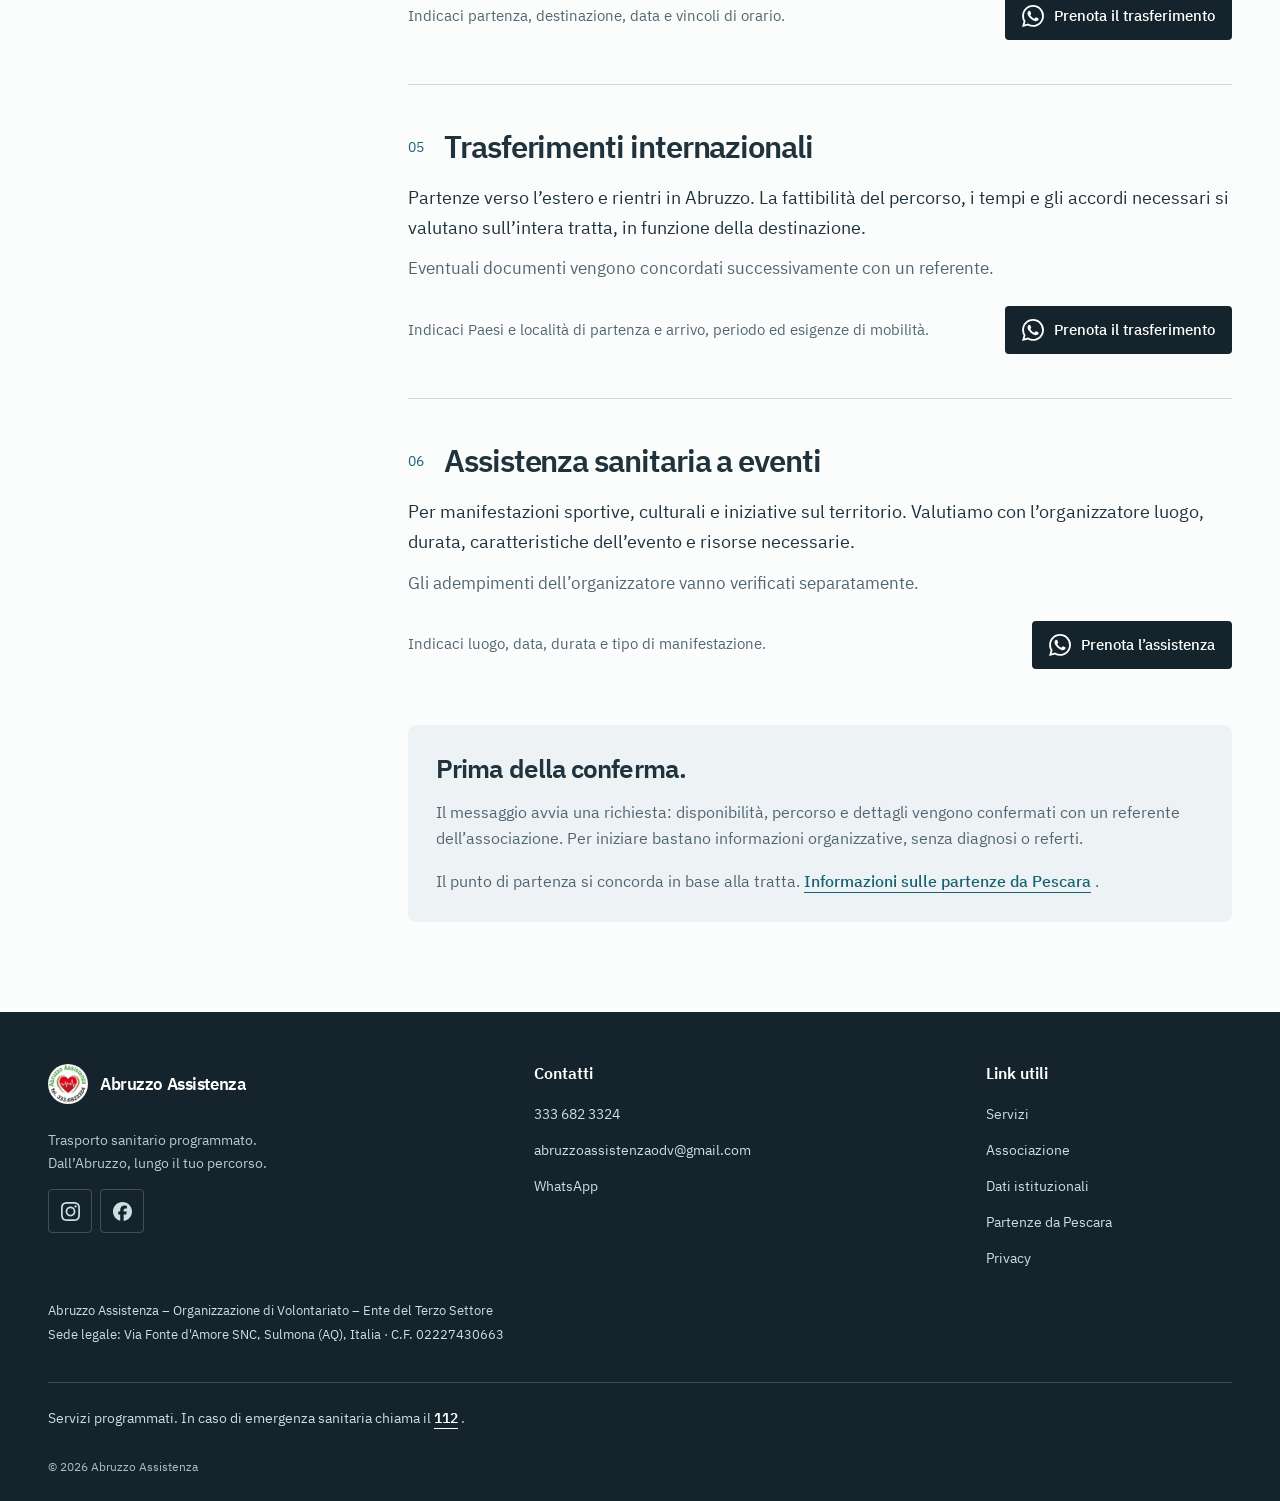
<file: servizi.html>
<!doctype html>
<html lang="it">
  <head>
    <meta charset="utf-8" />
    <meta
      name="viewport"
      content="width=device-width,initial-scale=1,viewport-fit=cover"
    />
    <meta
      name="theme-color"
      content="#15242c"
    />
    <meta
      name="color-scheme"
      content="light"
    />
    <title>Servizi di trasporto e assistenza | Abruzzo Assistenza</title>
    <meta
      name="description"
      content="Dimissioni, visite, dialisi, mobilità assistita, trasferimenti nazionali e internazionali, assistenza a eventi: come richiedere una valutazione."
    />
    <link
      rel="canonical"
      href="https://abruzzoassistenzaodv.com/servizi"
    />
    <link
      rel="icon"
      href="assets/favicon.png"
      type="image/png"
    />
    <link
      rel="preload"
      href="assets/fonts/IBMPlexSans-Regular.woff2"
      as="font"
      type="font/woff2"
      crossorigin
    />
    <link
      rel="stylesheet"
      href="assets/styles.css"
    />
    <script
      defer
      src="assets/app.js"
    ></script>
    <meta
      property="og:type"
      content="website"
    />
    <meta
      property="og:locale"
      content="it_IT"
    />
    <meta
      property="og:site_name"
      content="Abruzzo Assistenza"
    />
    <meta
      property="og:title"
      content="Servizi di trasporto e assistenza | Abruzzo Assistenza"
    />
    <meta
      property="og:description"
      content="Dimissioni, visite, dialisi, mobilità assistita, trasferimenti nazionali e internazionali, assistenza a eventi: come richiedere una valutazione."
    />
    <meta
      property="og:url"
      content="https://abruzzoassistenzaodv.com/servizi"
    />
    <meta
      property="og:image"
      content="https://abruzzoassistenzaodv.com/assets/social-preview.jpg"
    />
    <meta
      property="og:image:width"
      content="1200"
    />
    <meta
      property="og:image:height"
      content="630"
    />
    <meta
      property="og:image:alt"
      content="Fotografia autentica dei mezzi di Abruzzo Assistenza"
    />
    <meta
      name="twitter:card"
      content="summary_large_image"
    />
  </head>
  <body class="page-servizi">
    <a
      class="skip-link"
      href="#main"
    >
      Vai al contenuto
    </a>
    <!-- site-header:start -->
    <header class="site-header">
      <div class="container nav-wrap">
        <a
          class="brand"
          href="index.html"
          aria-label="Abruzzo Assistenza, home"
        >
          <img
            src="assets/logo-associazione-96.webp"
            alt=""
            width="48"
            height="48"
          />
          <span>
            <strong>Abruzzo Assistenza</strong>
            <small>Assistenza e trasporto sanitario</small>
          </span>
        </a>
        <button
          class="nav-toggle"
          type="button"
          data-nav-toggle
          aria-expanded="false"
          aria-controls="site-nav"
        >
          <span data-nav-label>Menu</span>
          <svg
            class="icon"
            aria-hidden="true"
            focusable="false"
          >
            <use href="assets/icons.svg#menu"></use>
          </svg>
        </button>
        <nav
          id="site-nav"
          class="site-nav"
          data-nav
          aria-label="Navigazione principale"
        >
          <a
            class="nav-link"
            href="index.html"
          >
            Home
          </a>
          <a
            class="nav-link"
            href="servizi.html"
            aria-current="page"
          >
            Servizi
          </a>
          <a
            class="nav-link"
            href="volontari.html"
          >
            Volontariato
          </a>
          <a
            class="nav-link"
            href="associazione.html"
          >
            Associazione
          </a>
          <a
            class="nav-link nav-mobile-contact"
            href="contatti.html"
          >
            Contatti
          </a>
        </nav>
        <a
          class="button nav-contact"
          href="contatti.html#canali"
        >
          <svg
            class="icon"
            aria-hidden="true"
            focusable="false"
          >
            <use href="assets/icons.svg#phone"></use>
          </svg>
          Contattaci
        </a>
      </div>
    </header>
    <!-- site-header:end -->
    <main
      id="main"
      tabindex="-1"
    >
      <section class="page-intro">
        <div class="container">
          <nav aria-label="Percorso">
            <ol class="breadcrumb">
              <li><a href="index.html">Home</a></li>
              <li aria-current="page">Servizi</li>
            </ol>
          </nav>
          <h1>Trasporti e assistenza.</h1>
          <p class="lead">
            Dalle visite ai trasferimenti, fino agli eventi: scegli il servizio e prepara la
            richiesta.
          </p>
        </div>
      </section>
      <section class="section">
        <div class="container catalogue-grid">
          <aside class="service-index">
            <details
              data-service-index
              open
            >
              <summary>
                Scegli il servizio
                <svg
                  class="icon"
                  aria-hidden="true"
                  focusable="false"
                >
                  <use href="assets/icons.svg#chevron"></use>
                </svg>
              </summary>
              <nav aria-label="Indice dei servizi">
                <a href="#trasporti">
                  <span>01</span>
                  Dimissioni, ricoveri e visite
                </a>
                <a href="#dialisi">
                  <span>02</span>
                  Dialisi e terapie ricorrenti
                </a>
                <a href="#disabili">
                  <span>03</span>
                  Trasporto per persone con disabilità e mobilità ridotta
                </a>
                <a href="#nazionali">
                  <span>04</span>
                  Trasferimenti nazionali
                </a>
                <a href="#esteri">
                  <span>05</span>
                  Trasferimenti internazionali
                </a>
                <a href="#eventi">
                  <span>06</span>
                  Assistenza sanitaria a eventi
                </a>
              </nav>
            </details>
          </aside>
          <div class="service-content">
            <section
              class="service-detail"
              id="trasporti"
              aria-labelledby="title-trasporti"
            >
              <div class="service-heading">
                <span
                  class="service-number"
                  aria-hidden="true"
                >
                  01
                </span>
                <h2 id="title-trasporti">Dimissioni, ricoveri e visite</h2>
              </div>
              <p class="service-intro">
                Per una visita, un ricovero o il rientro a casa, con un mezzo scelto in base alle
                esigenze di mobilità. Organizziamo la tratta e gli orari dello spostamento.
              </p>
              <div class="service-start">
                <p>Indicaci partenza, destinazione, data e orario dell’appuntamento.</p>
                <a
                  class="button"
                  href="contatti.html?servizio=trasporti#richiesta"
                >
                  <svg
                    class="icon"
                    aria-hidden="true"
                    focusable="false"
                  >
                    <use href="assets/icons.svg#whatsapp"></use>
                  </svg>
                  Prenota un trasporto
                </a>
              </div>
            </section>
            <section
              class="service-detail"
              id="dialisi"
              aria-labelledby="title-dialisi"
            >
              <div class="service-heading">
                <span
                  class="service-number"
                  aria-hidden="true"
                >
                  02
                </span>
                <h2 id="title-dialisi">Dialisi e terapie ricorrenti</h2>
              </div>
              <p class="service-intro">
                Spostamenti di andata e ritorno per dialisi, terapie e appuntamenti periodici.
                Concordiamo percorso e calendario in base ai giorni e agli orari richiesti.
              </p>
              <div class="service-start">
                <p>Indicaci tratta, giorni, orari e frequenza degli appuntamenti.</p>
                <a
                  class="button"
                  href="contatti.html?servizio=dialisi#richiesta"
                >
                  <svg
                    class="icon"
                    aria-hidden="true"
                    focusable="false"
                  >
                    <use href="assets/icons.svg#whatsapp"></use>
                  </svg>
                  Prenota i trasporti
                </a>
              </div>
            </section>
            <section
              class="service-detail"
              id="disabili"
              aria-labelledby="title-disabili"
            >
              <div class="service-heading">
                <span
                  class="service-number"
                  aria-hidden="true"
                >
                  03
                </span>
                <h2 id="title-disabili">Trasporto per persone con disabilità e mobilità ridotta</h2>
              </div>
              <p class="service-intro">
                Per chi utilizza una carrozzina o ha esigenze di mobilità assistita. Valutiamo
                percorso, accessibilità dei luoghi e necessità di viaggiare restando sulla
                carrozzina.
              </p>
              <h3>Il mezzo adatto alle tue esigenze.</h3>
              <p>
                Secondo la disponibilità reale, la scelta può comprendere ambulanze, furgoni
                attrezzati, autovetture idonee o veicoli dedicati. Verifichiamo sul mezzo proposto
                pedana o altro sistema di accesso, ancoraggi della carrozzina e spazi adeguati. Le
                dotazioni variano tra i veicoli.
              </p>
              <div class="service-start">
                <p>
                  Indicaci tratta, data, uso della carrozzina ed eventuali ostacoli all’accesso.
                </p>
                <a
                  class="button"
                  href="contatti.html?servizio=disabili#richiesta"
                >
                  <svg
                    class="icon"
                    aria-hidden="true"
                    focusable="false"
                  >
                    <use href="assets/icons.svg#whatsapp"></use>
                  </svg>
                  Prenota il trasporto assistito
                </a>
              </div>
            </section>
            <section
              class="service-detail"
              id="nazionali"
              aria-labelledby="title-nazionali"
            >
              <div class="service-heading">
                <span
                  class="service-number"
                  aria-hidden="true"
                >
                  04
                </span>
                <h2 id="title-nazionali">Trasferimenti nazionali</h2>
              </div>
              <p class="service-intro">
                Per raggiungere una struttura sanitaria in un’altra regione italiana o organizzare
                un rientro. Pianifichiamo percorso e tempi di viaggio in base alle esigenze della
                persona.
              </p>
              <div class="service-start">
                <p>Indicaci partenza, destinazione, data e vincoli di orario.</p>
                <a
                  class="button"
                  href="contatti.html?servizio=nazionali#richiesta"
                >
                  <svg
                    class="icon"
                    aria-hidden="true"
                    focusable="false"
                  >
                    <use href="assets/icons.svg#whatsapp"></use>
                  </svg>
                  Prenota il trasferimento
                </a>
              </div>
            </section>
            <section
              class="service-detail"
              id="esteri"
              aria-labelledby="title-esteri"
            >
              <div class="service-heading">
                <span
                  class="service-number"
                  aria-hidden="true"
                >
                  05
                </span>
                <h2 id="title-esteri">Trasferimenti internazionali</h2>
              </div>
              <p class="service-intro">
                Partenze verso l’estero e rientri in Abruzzo. La fattibilità del percorso, i tempi e
                gli accordi necessari si valutano sull’intera tratta, in funzione della
                destinazione.
              </p>
              <p>Eventuali documenti vengono concordati successivamente con un referente.</p>
              <div class="service-start">
                <p>
                  Indicaci Paesi e località di partenza e arrivo, periodo ed esigenze di mobilità.
                </p>
                <a
                  class="button"
                  href="contatti.html?servizio=esteri#richiesta"
                >
                  <svg
                    class="icon"
                    aria-hidden="true"
                    focusable="false"
                  >
                    <use href="assets/icons.svg#whatsapp"></use>
                  </svg>
                  Prenota il trasferimento
                </a>
              </div>
            </section>
            <section
              class="service-detail"
              id="eventi"
              aria-labelledby="title-eventi"
            >
              <div class="service-heading">
                <span
                  class="service-number"
                  aria-hidden="true"
                >
                  06
                </span>
                <h2 id="title-eventi">Assistenza sanitaria a eventi</h2>
              </div>
              <p class="service-intro">
                Per manifestazioni sportive, culturali e iniziative sul territorio. Valutiamo con
                l’organizzatore luogo, durata, caratteristiche dell’evento e risorse necessarie.
              </p>
              <p>Gli adempimenti dell’organizzatore vanno verificati separatamente.</p>
              <div class="service-start">
                <p>Indicaci luogo, data, durata e tipo di manifestazione.</p>
                <a
                  class="button"
                  href="contatti.html?servizio=eventi#richiesta"
                >
                  <svg
                    class="icon"
                    aria-hidden="true"
                    focusable="false"
                  >
                    <use href="assets/icons.svg#whatsapp"></use>
                  </svg>
                  Prenota l’assistenza
                </a>
              </div>
            </section>
            <section
              class="catalogue-note"
              id="collaborazioni"
            >
              <h2>Prima della conferma.</h2>
              <p>
                Il messaggio avvia una richiesta: disponibilità, percorso e dettagli vengono
                confermati con un referente dell’associazione. Per iniziare bastano informazioni
                organizzative, senza diagnosi o referti.
              </p>
              <p id="partenze">
                Il punto di partenza si concorda in base alla tratta.
                <a href="pescara.html">Informazioni sulle partenze da Pescara</a>
                .
              </p>
            </section>
          </div>
        </div>
      </section>
    </main>
    <!-- site-footer:start -->
    <footer class="site-footer">
      <div class="container footer-grid">
        <div class="footer-identity">
          <a
            class="brand"
            href="index.html"
            aria-label="Abruzzo Assistenza, home"
          >
            <img
              src="assets/logo-associazione-96.webp"
              alt=""
              width="40"
              height="40"
              loading="lazy"
            />
            <strong>Abruzzo Assistenza</strong>
          </a>
          <p>
            Trasporto sanitario programmato.
            <br />
            Dall’Abruzzo, lungo il tuo percorso.
          </p>
          <div class="social-links">
            <a
              href="https://www.instagram.com/abruzzo.assistenza/"
              target="_blank"
              rel="noopener noreferrer"
              aria-label="Abruzzo Assistenza su Instagram"
            >
              <svg
                class="icon"
                aria-hidden="true"
                focusable="false"
              >
                <use href="assets/icons.svg#instagram"></use>
              </svg>
            </a>
            <a
              href="https://www.facebook.com/profile.php?id=100057216829022"
              target="_blank"
              rel="noopener noreferrer"
              aria-label="Abruzzo Assistenza su Facebook"
            >
              <svg
                class="icon"
                aria-hidden="true"
                focusable="false"
              >
                <use href="assets/icons.svg#facebook"></use>
              </svg>
            </a>
          </div>
        </div>
        <div class="footer-contact">
          <h2>Contatti</h2>
          <a
            class="footer-channel"
            href="tel:+393336823324"
            aria-label="Chiama 333 682 3324"
          >
            <svg
              class="icon"
              aria-hidden="true"
              focusable="false"
            >
              <use href="assets/icons.svg#phone"></use>
            </svg>
            <span>333 682 3324</span>
          </a>
          <!--email_off-->
          <a
            class="footer-channel"
            href="mailto:abruzzoassistenzaodv@gmail.com"
          >
            <svg
              class="icon"
              aria-hidden="true"
              focusable="false"
            >
              <use href="assets/icons.svg#mail"></use>
            </svg>
            <span>abruzzoassistenzaodv@gmail.com</span>
          </a>
          <!--/email_off-->
          <a
            class="footer-channel"
            href="https://wa.me/393336823324"
            target="_blank"
            rel="noopener noreferrer"
          >
            <svg
              class="icon"
              aria-hidden="true"
              focusable="false"
            >
              <use href="assets/icons.svg#whatsapp"></use>
            </svg>
            <span>WhatsApp</span>
          </a>
        </div>
        <div class="footer-links">
          <h2>Link utili</h2>
          <a href="servizi.html">Servizi</a>
          <a href="associazione.html">Associazione</a>
          <a href="contatti.html#associazione">Dati istituzionali</a>
          <a href="pescara.html">Partenze da Pescara</a>
          <a href="privacy.html">Privacy</a>
        </div>
      </div>
      <div class="container">
        <div
          class="footer-legal"
          data-verified="legal"
        >
          <p>Abruzzo Assistenza – Organizzazione di Volontariato – Ente del Terzo Settore</p>
          <p>Sede legale: Via Fonte d&#x27;Amore SNC, Sulmona (AQ), Italia · C.F. 02227430663</p>
        </div>
      </div>
      <div
        class="container emergency-note"
        role="note"
      >
        Servizi programmati. In caso di emergenza sanitaria chiama il
        <a href="tel:112">112</a>
        .
      </div>
      <div class="container footer-bottom">
        <span>
          ©
          <span data-year>2026</span>
          Abruzzo Assistenza
        </span>
      </div>
    </footer>
    <!-- site-footer:end -->
  </body>
</html>
</file>
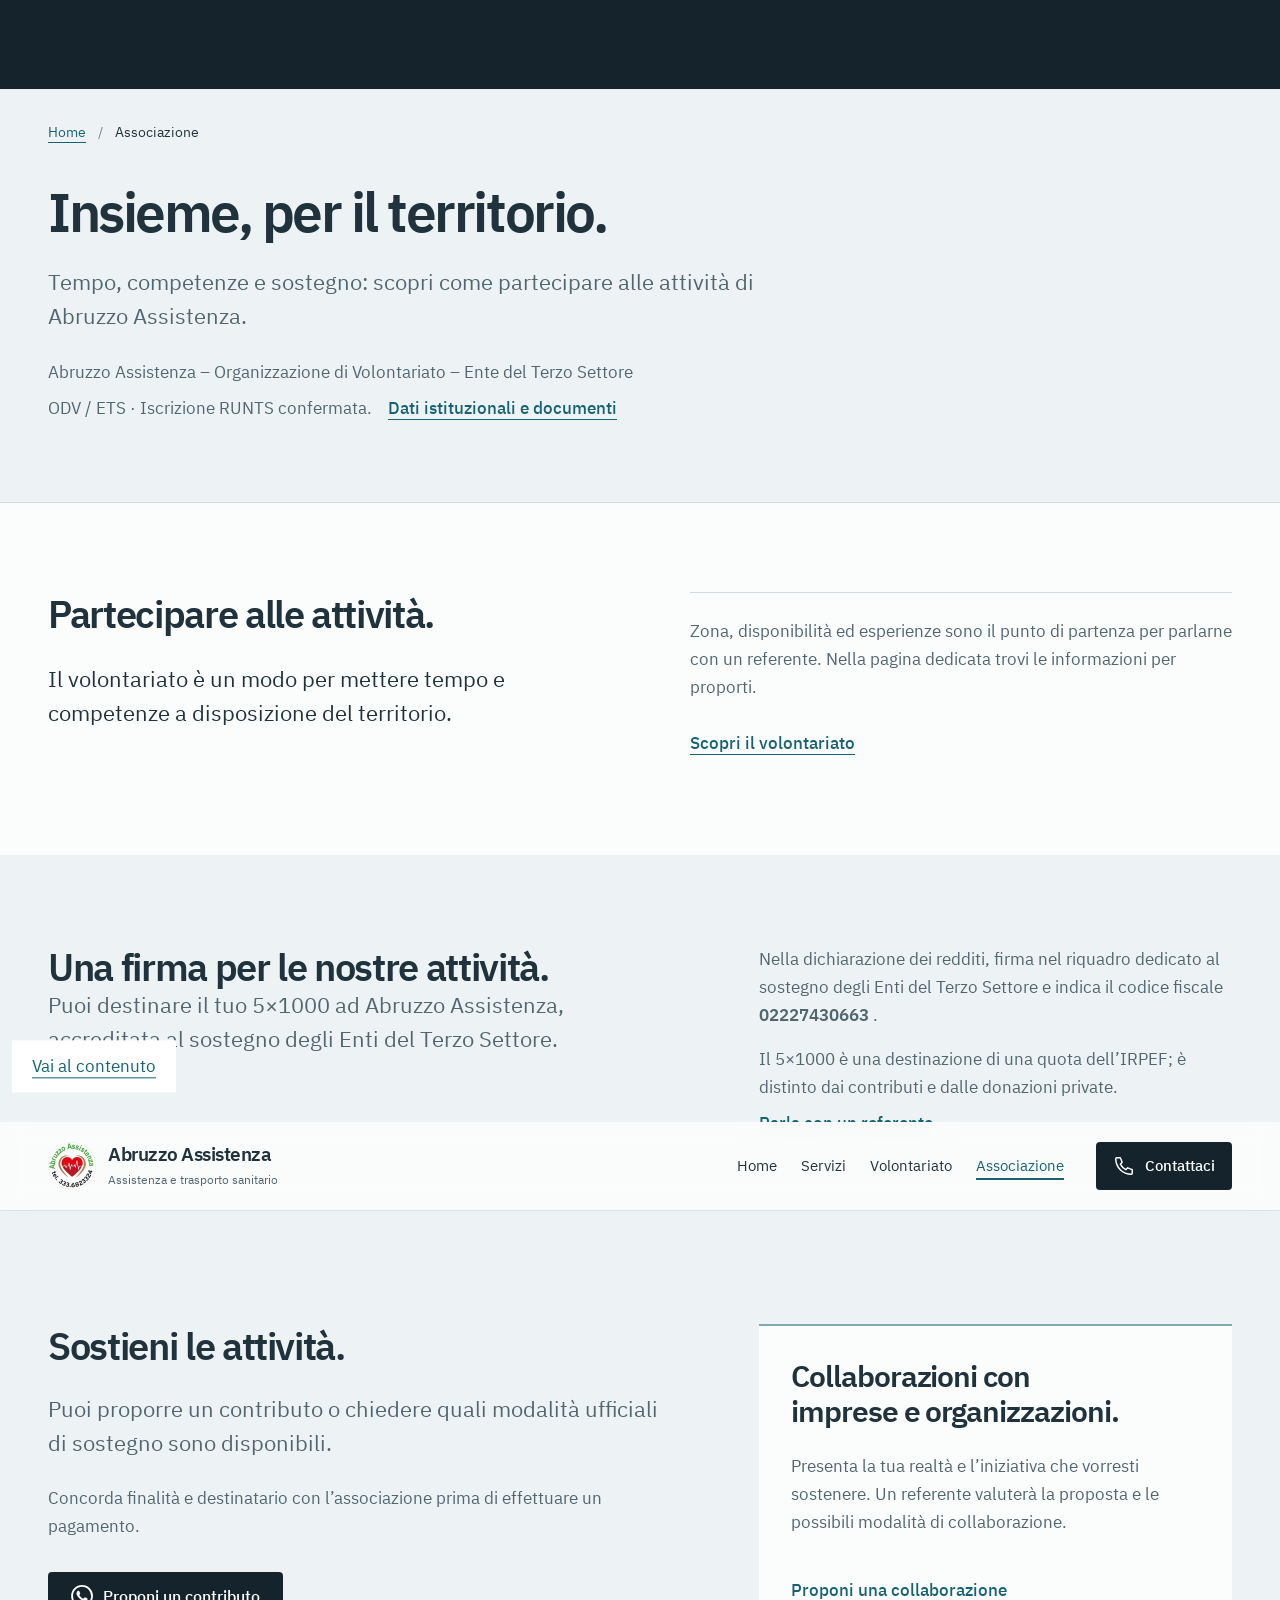
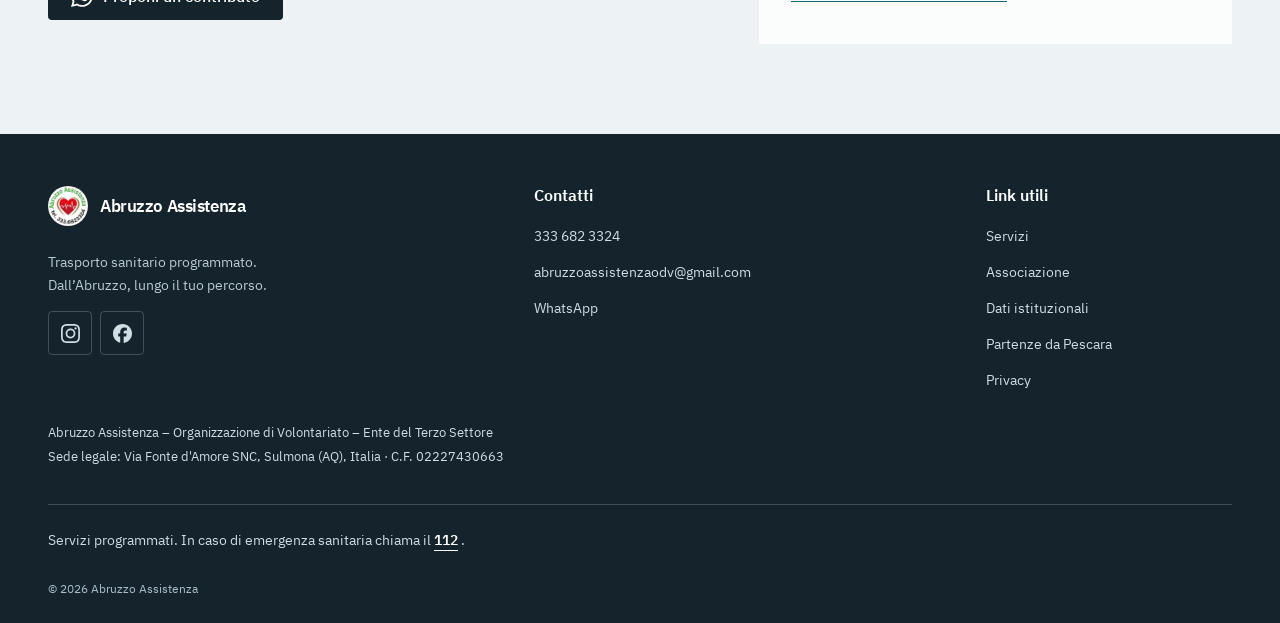
<file: sostienici.html>
<!doctype html>
<html lang="it">
  <head>
    <meta charset="UTF-8" />
    <meta
      name="viewport"
      content="width=device-width,initial-scale=1,viewport-fit=cover"
    />
    <meta
      name="robots"
      content="noindex,follow"
    />
    <meta
      http-equiv="refresh"
      content="0;url=associazione.html#sostegno"
    />
    <link
      rel="canonical"
      href="https://abruzzoassistenzaodv.com/associazione"
    />
    <title>Questa pagina è stata spostata | Abruzzo Assistenza — Sostienici</title>
  </head>
  <body>
    <main id="main">
      <h1>Questa pagina è stata spostata.</h1>
      <p>
        <a href="associazione.html#sostegno">Continua alla nuova pagina</a>
        .
      </p>
    </main>
  </body>
</html>
</file>
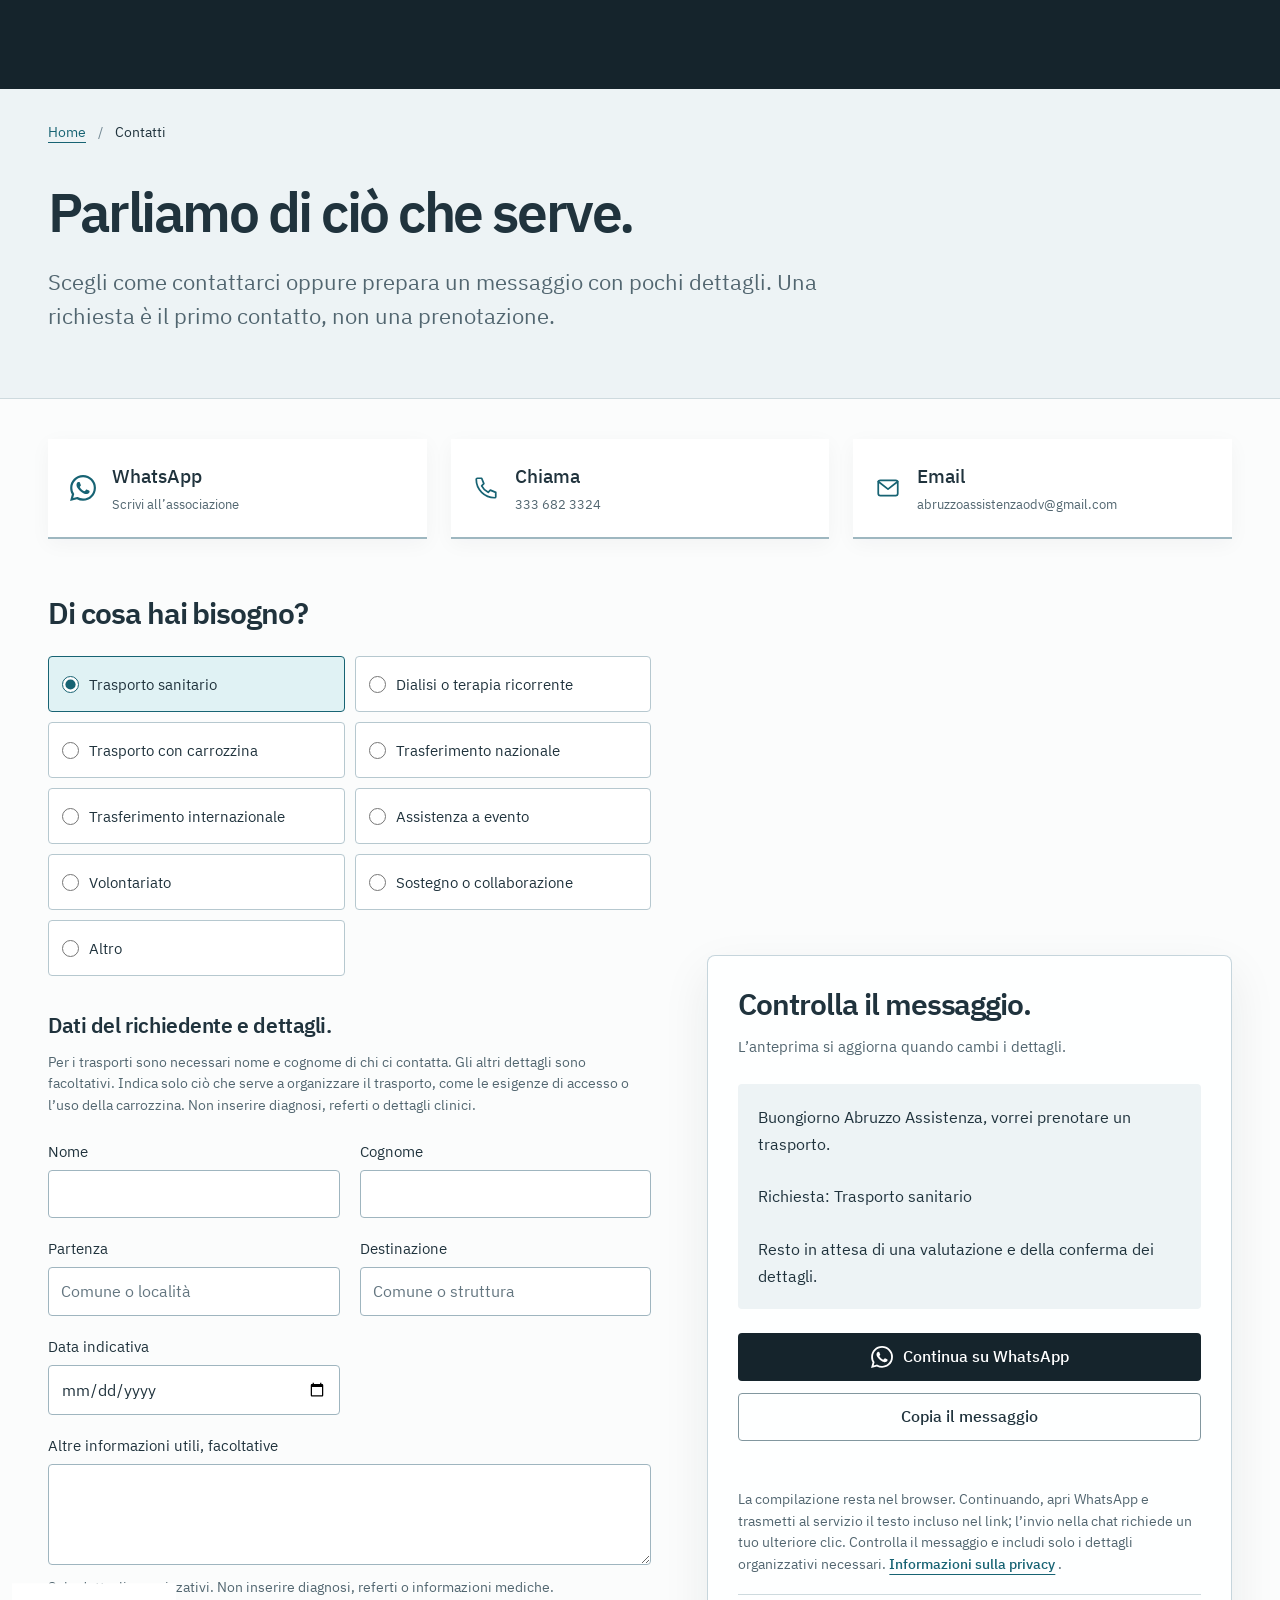
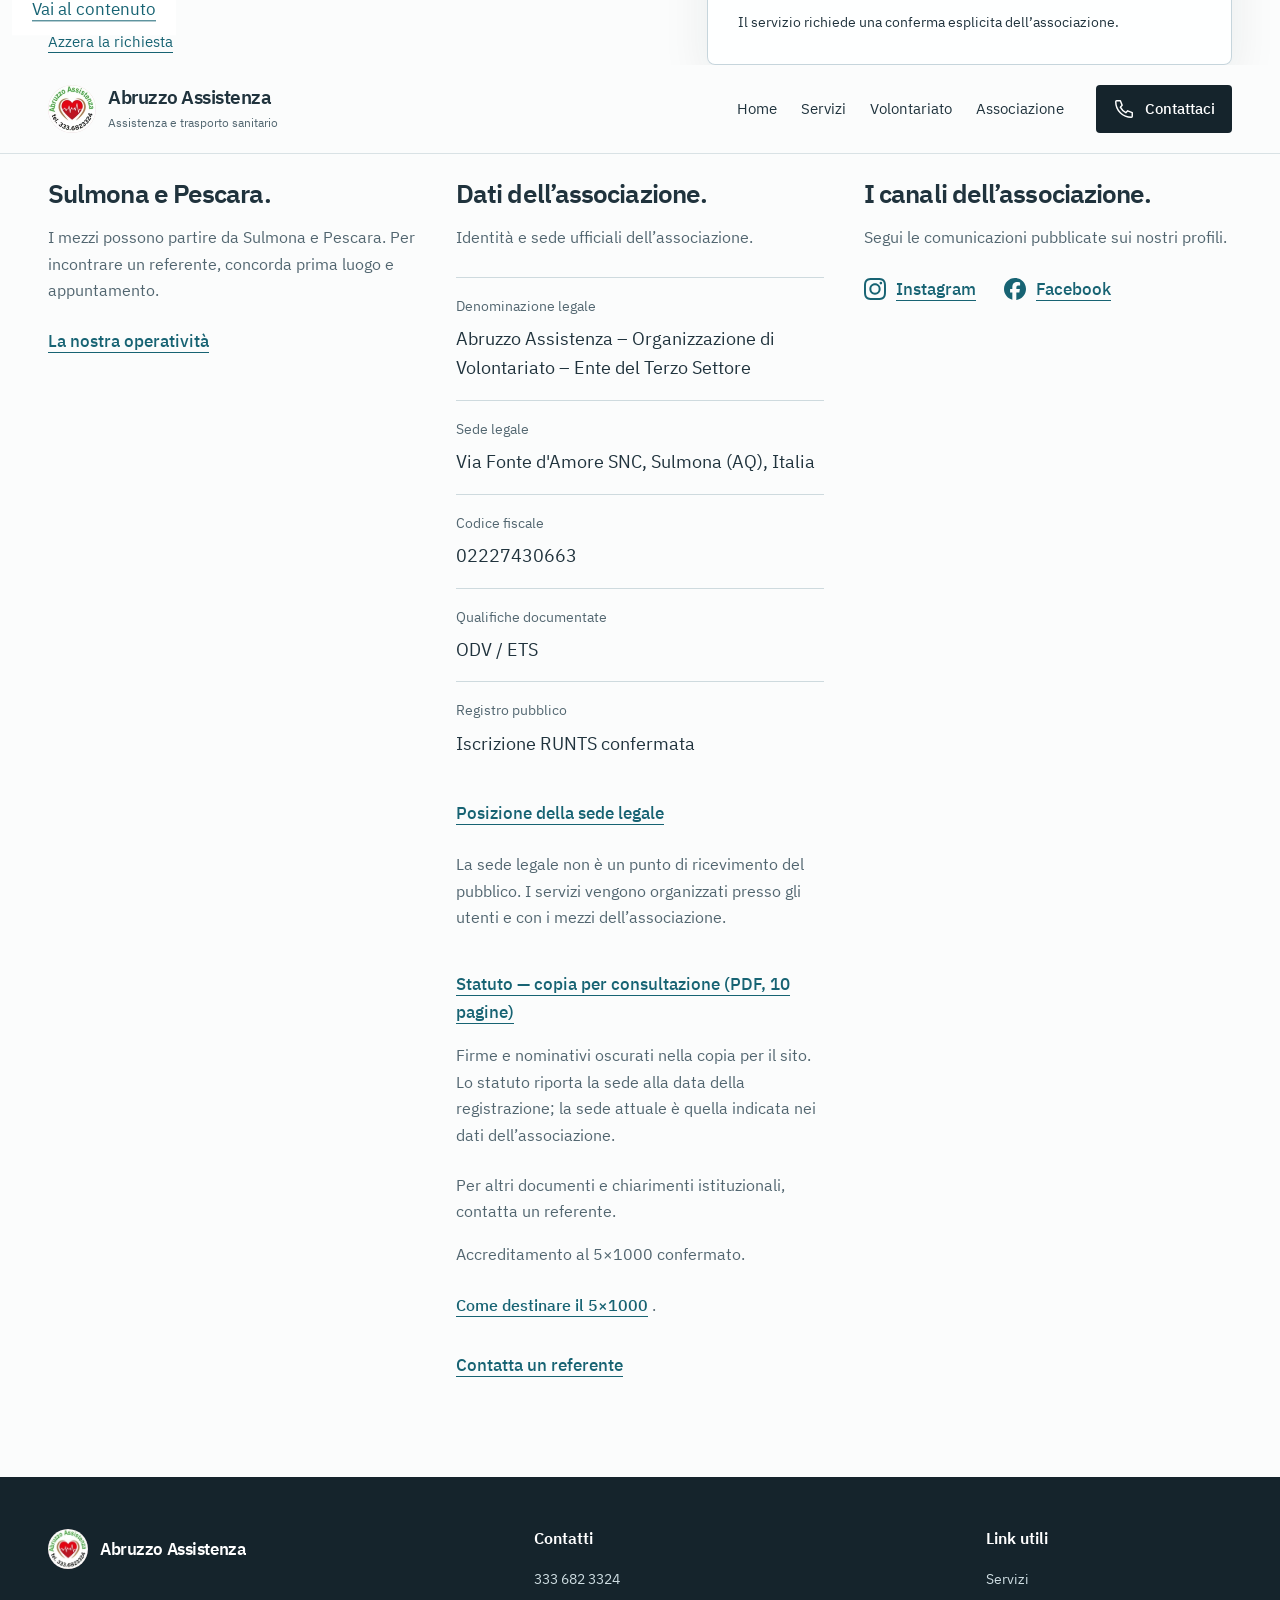
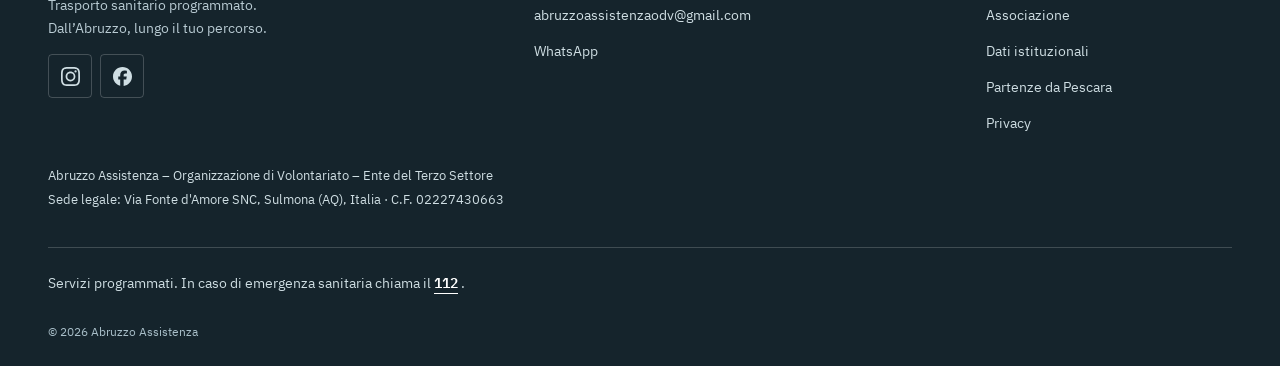
<file: trasparenza.html>
<!doctype html>
<html lang="it">
  <head>
    <meta charset="UTF-8" />
    <meta
      name="viewport"
      content="width=device-width,initial-scale=1,viewport-fit=cover"
    />
    <meta
      name="robots"
      content="noindex,follow"
    />
    <meta
      http-equiv="refresh"
      content="0;url=contatti.html#associazione"
    />
    <link
      rel="canonical"
      href="https://abruzzoassistenzaodv.com/contatti"
    />
    <title>Questa pagina è stata spostata | Abruzzo Assistenza — Trasparenza</title>
  </head>
  <body>
    <main id="main">
      <h1>Questa pagina è stata spostata.</h1>
      <p>
        <a href="contatti.html#associazione">Continua alla nuova pagina</a>
        .
      </p>
    </main>
  </body>
</html>
</file>
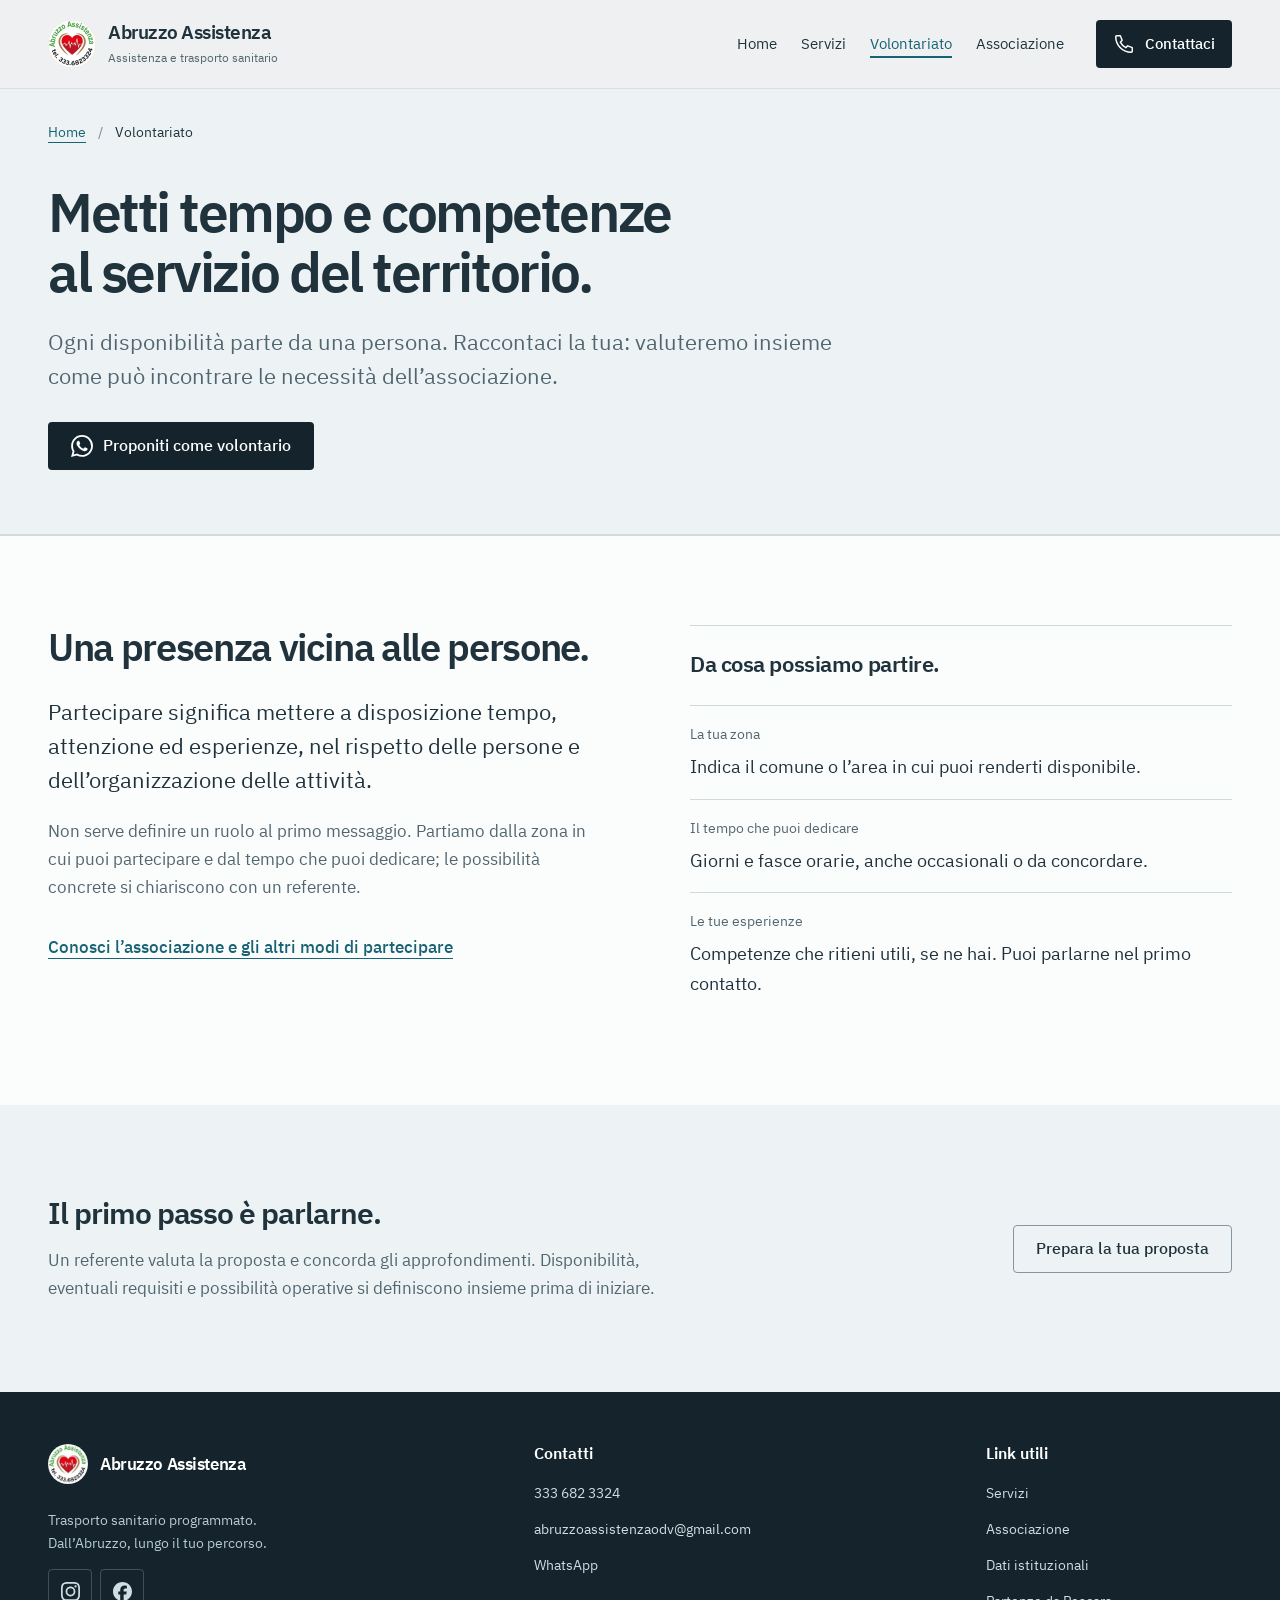
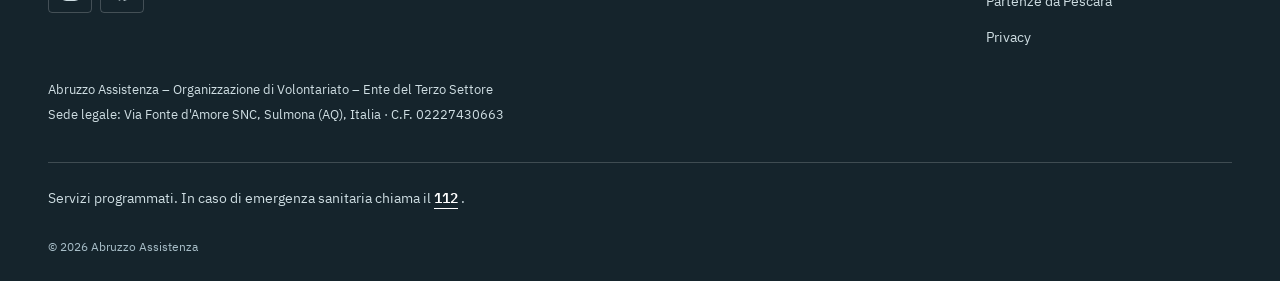
<file: volontari.html>
<!doctype html>
<html lang="it">
  <head>
    <meta charset="utf-8" />
    <meta
      name="viewport"
      content="width=device-width,initial-scale=1,viewport-fit=cover"
    />
    <meta
      name="theme-color"
      content="#15242c"
    />
    <meta
      name="color-scheme"
      content="light"
    />
    <title>Volontariato sul territorio | Abruzzo Assistenza</title>
    <meta
      name="description"
      content="Proponi tempo e competenze ad Abruzzo Assistenza. Scopri quali informazioni condividere e come avviare un primo contatto per il volontariato."
    />
    <link
      rel="canonical"
      href="https://abruzzoassistenzaodv.com/volontari"
    />
    <link
      rel="icon"
      href="assets/favicon.png"
      type="image/png"
    />
    <link
      rel="preload"
      href="assets/fonts/IBMPlexSans-Regular.woff2"
      as="font"
      type="font/woff2"
      crossorigin
    />
    <link
      rel="stylesheet"
      href="assets/styles.css"
    />
    <script
      defer
      src="assets/app.js"
    ></script>
    <meta
      property="og:type"
      content="website"
    />
    <meta
      property="og:locale"
      content="it_IT"
    />
    <meta
      property="og:site_name"
      content="Abruzzo Assistenza"
    />
    <meta
      property="og:title"
      content="Volontariato sul territorio | Abruzzo Assistenza"
    />
    <meta
      property="og:description"
      content="Proponi tempo e competenze ad Abruzzo Assistenza. Scopri quali informazioni condividere e come avviare un primo contatto per il volontariato."
    />
    <meta
      property="og:url"
      content="https://abruzzoassistenzaodv.com/volontari"
    />
    <meta
      property="og:image"
      content="https://abruzzoassistenzaodv.com/assets/social-preview.jpg"
    />
    <meta
      property="og:image:width"
      content="1200"
    />
    <meta
      property="og:image:height"
      content="630"
    />
    <meta
      property="og:image:alt"
      content="Fotografia autentica dei mezzi di Abruzzo Assistenza"
    />
    <meta
      name="twitter:card"
      content="summary_large_image"
    />
  </head>
  <body class="page-volontari">
    <a
      class="skip-link"
      href="#main"
    >
      Vai al contenuto
    </a>
    <!-- site-header:start -->
    <header class="site-header">
      <div class="container nav-wrap">
        <a
          class="brand"
          href="index.html"
          aria-label="Abruzzo Assistenza, home"
        >
          <img
            src="assets/logo-associazione-96.webp"
            alt=""
            width="48"
            height="48"
          />
          <span>
            <strong>Abruzzo Assistenza</strong>
            <small>Assistenza e trasporto sanitario</small>
          </span>
        </a>
        <button
          class="nav-toggle"
          type="button"
          data-nav-toggle
          aria-expanded="false"
          aria-controls="site-nav"
        >
          <span data-nav-label>Menu</span>
          <svg
            class="icon"
            aria-hidden="true"
            focusable="false"
          >
            <use href="assets/icons.svg#menu"></use>
          </svg>
        </button>
        <nav
          id="site-nav"
          class="site-nav"
          data-nav
          aria-label="Navigazione principale"
        >
          <a
            class="nav-link"
            href="index.html"
          >
            Home
          </a>
          <a
            class="nav-link"
            href="servizi.html"
          >
            Servizi
          </a>
          <a
            class="nav-link"
            href="volontari.html"
            aria-current="page"
          >
            Volontariato
          </a>
          <a
            class="nav-link"
            href="associazione.html"
          >
            Associazione
          </a>
          <a
            class="nav-link nav-mobile-contact"
            href="contatti.html"
          >
            Contatti
          </a>
        </nav>
        <a
          class="button nav-contact"
          href="contatti.html#canali"
        >
          <svg
            class="icon"
            aria-hidden="true"
            focusable="false"
          >
            <use href="assets/icons.svg#phone"></use>
          </svg>
          Contattaci
        </a>
      </div>
    </header>
    <!-- site-header:end -->
    <main
      id="main"
      tabindex="-1"
    >
      <section class="page-intro">
        <div class="container">
          <nav aria-label="Percorso">
            <ol class="breadcrumb">
              <li><a href="index.html">Home</a></li>
              <li aria-current="page">Volontariato</li>
            </ol>
          </nav>
          <h1>Metti tempo e competenze al servizio del territorio.</h1>
          <p class="lead">
            Ogni disponibilità parte da una persona. Raccontaci la tua: valuteremo insieme come può
            incontrare le necessità dell’associazione.
          </p>
          <div class="actions">
            <a
              class="button"
              href="contatti.html?servizio=volontari#richiesta"
            >
              <svg
                class="icon"
                aria-hidden="true"
                focusable="false"
              >
                <use href="assets/icons.svg#whatsapp"></use>
              </svg>
              Proponiti come volontario
            </a>
          </div>
        </div>
      </section>
      <section
        class="section volunteer-invitation"
        aria-labelledby="participation-title"
      >
        <div class="container volunteer-layout">
          <div class="volunteer-statement">
            <h2 id="participation-title">Una presenza vicina alle persone.</h2>
            <p class="lead">
              Partecipare significa mettere a disposizione tempo, attenzione ed esperienze, nel
              rispetto delle persone e dell’organizzazione delle attività.
            </p>
            <p>
              Non serve definire un ruolo al primo messaggio. Partiamo dalla zona in cui puoi
              partecipare e dal tempo che puoi dedicare; le possibilità concrete si chiariscono con
              un referente.
            </p>
            <a
              class="text-link"
              href="associazione.html#volontariato"
            >
              Conosci l’associazione e gli altri modi di partecipare
            </a>
          </div>
          <div class="participation-details">
            <h3>Da cosa possiamo partire.</h3>
            <dl class="data-list">
              <div>
                <dt>La tua zona</dt>
                <dd>Indica il comune o l’area in cui puoi renderti disponibile.</dd>
              </div>
              <div>
                <dt>Il tempo che puoi dedicare</dt>
                <dd>Giorni e fasce orarie, anche occasionali o da concordare.</dd>
              </div>
              <div>
                <dt>Le tue esperienze</dt>
                <dd>Competenze che ritieni utili, se ne hai. Puoi parlarne nel primo contatto.</dd>
              </div>
            </dl>
          </div>
        </div>
      </section>
      <section
        class="section section-ice"
        aria-labelledby="first-contact-title"
      >
        <div class="container volunteer-contact">
          <div>
            <h2 id="first-contact-title">Il primo passo è parlarne.</h2>
            <p>
              Un referente valuta la proposta e concorda gli approfondimenti. Disponibilità,
              eventuali requisiti e possibilità operative si definiscono insieme prima di iniziare.
            </p>
          </div>
          <a
            class="button button-secondary"
            href="contatti.html?servizio=volontari#richiesta"
          >
            Prepara la tua proposta
          </a>
        </div>
      </section>
    </main>
    <!-- site-footer:start -->
    <footer class="site-footer">
      <div class="container footer-grid">
        <div class="footer-identity">
          <a
            class="brand"
            href="index.html"
            aria-label="Abruzzo Assistenza, home"
          >
            <img
              src="assets/logo-associazione-96.webp"
              alt=""
              width="40"
              height="40"
              loading="lazy"
            />
            <strong>Abruzzo Assistenza</strong>
          </a>
          <p>
            Trasporto sanitario programmato.
            <br />
            Dall’Abruzzo, lungo il tuo percorso.
          </p>
          <div class="social-links">
            <a
              href="https://www.instagram.com/abruzzo.assistenza/"
              target="_blank"
              rel="noopener noreferrer"
              aria-label="Abruzzo Assistenza su Instagram"
            >
              <svg
                class="icon"
                aria-hidden="true"
                focusable="false"
              >
                <use href="assets/icons.svg#instagram"></use>
              </svg>
            </a>
            <a
              href="https://www.facebook.com/profile.php?id=100057216829022"
              target="_blank"
              rel="noopener noreferrer"
              aria-label="Abruzzo Assistenza su Facebook"
            >
              <svg
                class="icon"
                aria-hidden="true"
                focusable="false"
              >
                <use href="assets/icons.svg#facebook"></use>
              </svg>
            </a>
          </div>
        </div>
        <div class="footer-contact">
          <h2>Contatti</h2>
          <a
            class="footer-channel"
            href="tel:+393336823324"
            aria-label="Chiama 333 682 3324"
          >
            <svg
              class="icon"
              aria-hidden="true"
              focusable="false"
            >
              <use href="assets/icons.svg#phone"></use>
            </svg>
            <span>333 682 3324</span>
          </a>
          <!--email_off-->
          <a
            class="footer-channel"
            href="mailto:abruzzoassistenzaodv@gmail.com"
          >
            <svg
              class="icon"
              aria-hidden="true"
              focusable="false"
            >
              <use href="assets/icons.svg#mail"></use>
            </svg>
            <span>abruzzoassistenzaodv@gmail.com</span>
          </a>
          <!--/email_off-->
          <a
            class="footer-channel"
            href="https://wa.me/393336823324"
            target="_blank"
            rel="noopener noreferrer"
          >
            <svg
              class="icon"
              aria-hidden="true"
              focusable="false"
            >
              <use href="assets/icons.svg#whatsapp"></use>
            </svg>
            <span>WhatsApp</span>
          </a>
        </div>
        <div class="footer-links">
          <h2>Link utili</h2>
          <a href="servizi.html">Servizi</a>
          <a href="associazione.html">Associazione</a>
          <a href="contatti.html#associazione">Dati istituzionali</a>
          <a href="pescara.html">Partenze da Pescara</a>
          <a href="privacy.html">Privacy</a>
        </div>
      </div>
      <div class="container">
        <div
          class="footer-legal"
          data-verified="legal"
        >
          <p>Abruzzo Assistenza – Organizzazione di Volontariato – Ente del Terzo Settore</p>
          <p>Sede legale: Via Fonte d&#x27;Amore SNC, Sulmona (AQ), Italia · C.F. 02227430663</p>
        </div>
      </div>
      <div
        class="container emergency-note"
        role="note"
      >
        Servizi programmati. In caso di emergenza sanitaria chiama il
        <a href="tel:112">112</a>
        .
      </div>
      <div class="container footer-bottom">
        <span>
          ©
          <span data-year>2026</span>
          Abruzzo Assistenza
        </span>
      </div>
    </footer>
    <!-- site-footer:end -->
  </body>
</html>
</file>
<file: assets/styles.css>
@font-face {
  font-family: "IBM Plex Sans";
  src: url("fonts/IBMPlexSans-Regular.woff2") format("woff2");
  font-style: normal;
  font-weight: 400;
  font-display: swap;
}
@font-face {
  font-family: "IBM Plex Sans";
  src: url("fonts/IBMPlexSans-Medium.woff2") format("woff2");
  font-style: normal;
  font-weight: 500;
  font-display: swap;
}
@font-face {
  font-family: "IBM Plex Sans";
  src: url("fonts/IBMPlexSans-SemiBold.woff2") format("woff2");
  font-style: normal;
  font-weight: 600;
  font-display: swap;
}
:root {
  --graphite: #15242c;
  --ink: #20333d;
  --muted: #526670;
  --ice: #edf3f5;
  --paper: #fbfcfc;
  --white: #fff;
  --cyan: #86dae2;
  --cyan-ink: #176373;
  --line: #cedade;
  --glass: rgb(255 255 255 / 78%);
  --shadow: 0 18px 48px rgb(21 36 44 / 8%);
  --radius: 8px;
  --radius-sm: 4px;
  --space-1: 4px;
  --space-2: 8px;
  --space-3: 12px;
  --space-4: 16px;
  --space-6: 24px;
  --space-8: 32px;
  --space-12: 48px;
  --space-16: 64px;
  --section-space: clamp(64px, 7vw, 104px);
  --container: 1200px;
  --header-height: 88px;
  --sticky-offset: calc(var(--header-height) + env(safe-area-inset-top, 0px));
  --title: clamp(40px, 4.3vw, 64px);
  --title-section: clamp(30px, 3vw, 44px);
  --hero-position: 58% 48%;
}
*,
*::before,
*::after {
  box-sizing: border-box;
}
html {
  background: var(--graphite);
  scroll-padding-top: calc(var(--sticky-offset) + 24px);
}
body {
  margin: 0;
  color: var(--ink);
  background: var(--graphite);
  font:
    400 17px/1.65 "IBM Plex Sans",
    Arial,
    sans-serif;
  -webkit-font-smoothing: antialiased;
}
main {
  background: var(--paper);
}
[hidden] {
  display: none !important;
}
img {
  display: block;
  max-width: 100%;
  height: auto;
}
a {
  color: var(--cyan-ink);
  text-underline-offset: 5px;
  text-decoration-thickness: 1px;
}
a:hover {
  text-decoration-thickness: 2px;
}
button,
input,
select,
textarea {
  font: inherit;
}
button,
summary {
  cursor: pointer;
}
button {
  color: inherit;
}
svg {
  flex-shrink: 0;
}
.icon {
  width: 22px;
  height: 22px;
  display: inline-block;
  vertical-align: middle;
}
h1,
h2,
h3,
p,
figure {
  margin: 0;
}
h1,
h2,
h3 {
  font-weight: 600;
  text-wrap: balance;
}
h1 {
  font-size: var(--title);
  line-height: 1.09;
  letter-spacing: -0.045em;
}
h2 {
  font-size: var(--title-section);
  line-height: 1.17;
  letter-spacing: -0.035em;
}
h3 {
  font-size: 22px;
  line-height: 1.3;
  letter-spacing: -0.02em;
}
p {
  color: var(--muted);
}
p + p {
  margin-top: 16px;
}
p a {
  font-weight: 500;
}
:focus-visible {
  outline: 3px solid #007c91;
  outline-offset: 5px;
}
.site-footer :focus-visible,
.territory :focus-visible,
.hero :focus-visible {
  outline-color: var(--cyan);
}
.container {
  width: min(calc(100% - 96px), var(--container));
  margin-inline: auto;
  padding-left: env(safe-area-inset-left, 0px);
  padding-right: env(safe-area-inset-right, 0px);
}
.narrow {
  max-width: 800px;
}
.section {
  padding-block: var(--section-space);
}
.section-ice {
  background: var(--ice);
}
.lead {
  font-size: clamp(19px, 1.7vw, 23px);
  line-height: 1.55;
}
.actions {
  display: flex;
  flex-wrap: wrap;
  gap: 16px;
  align-items: center;
}
.button {
  display: inline-flex;
  align-items: center;
  justify-content: center;
  gap: 10px;
  min-height: 48px;
  padding: 12px 22px;
  border: 1px solid transparent;
  border-radius: var(--radius-sm);
  background: var(--graphite);
  color: var(--white);
  font-size: 16px;
  line-height: 1.35;
  font-weight: 500;
  text-decoration: none;
  transition:
    background 0.15s ease,
    border-color 0.15s ease;
}
.button:hover {
  background: #29444f;
  text-decoration: none;
}
.button-secondary {
  background: transparent;
  color: var(--ink);
  border-color: #82979f;
}
.button-secondary:hover {
  background: var(--ice);
}
.button-ghost {
  background: rgb(21 36 44 / 30%);
  color: var(--white);
  border-color: rgb(255 255 255 / 65%);
}
.button-ghost:hover {
  background: rgb(21 36 44 / 75%);
}
.text-link {
  display: inline-flex;
  align-items: center;
  gap: 10px;
  min-height: 44px;
  font-weight: 500;
}
.skip-link {
  position: fixed;
  top: 12px;
  left: 12px;
  z-index: 100;
  padding: 12px 20px;
  background: var(--white);
  transform: translateY(-180%);
}
.skip-link:focus {
  transform: translateY(0);
}
.sr-only {
  position: absolute;
  width: 1px;
  height: 1px;
  padding: 0;
  overflow: hidden;
  clip-path: inset(50%);
  white-space: nowrap;
  border: 0;
}
/* Shared navigation: one destination set, progressively enhanced on small screens. */
.site-header {
  position: sticky;
  top: 0;
  z-index: 20;
  background: rgb(251 252 252 / 95%);
  border-bottom: 1px solid rgb(206 218 222 / 75%);
  backdrop-filter: blur(12px);
  padding-top: env(safe-area-inset-top, 0px);
}
.nav-wrap {
  min-height: var(--header-height);
  display: flex;
  align-items: center;
  gap: 32px;
}
.brand {
  display: inline-flex;
  align-items: center;
  gap: 12px;
  color: var(--ink);
  text-decoration: none;
  flex-shrink: 0;
}
.brand img {
  width: 48px;
  height: 48px;
  border-radius: 50%;
}
.brand strong {
  display: block;
  font-size: 19px;
  font-weight: 600;
  line-height: 1.2;
  letter-spacing: -0.025em;
}
.brand small {
  display: block;
  font-size: 12px;
  color: var(--muted);
  margin-top: 4px;
}
.site-nav {
  display: flex;
  align-items: center;
  gap: 24px;
  margin-left: auto;
}
.nav-link {
  min-height: 44px;
  display: flex;
  align-items: center;
  gap: 6px;
  font-size: 15px;
  color: var(--ink);
  text-decoration: none;
}
.nav-link[aria-current] {
  color: var(--cyan-ink);
  text-decoration: underline;
  text-decoration-thickness: 2px;
  text-underline-offset: 7px;
}
.nav-mobile-contact {
  display: none;
}
.nav-toggle {
  display: none;
}
.nav-contact {
  flex-shrink: 0;
  font-size: 15px;
  padding: 11px 16px;
}
/* Photograph belongs to the entire hero rather than to a separate component. */
.hero {
  position: relative;
  isolation: isolate;
  background: var(--graphite);
  color: var(--white);
  min-height: 610px;
  display: flex;
  align-items: center;
}
.hero-image {
  position: absolute;
  inset: 0;
  z-index: -2;
}
.hero-image img {
  width: 100%;
  height: 100%;
  object-fit: cover;
  object-position: var(--hero-position);
}
.hero::after {
  content: "";
  position: absolute;
  inset: 0;
  z-index: -1;
  background: linear-gradient(
    90deg,
    rgb(10 21 28 / 95%) 0%,
    rgb(10 21 28 / 83%) 38%,
    rgb(10 21 28 / 22%) 78%,
    rgb(10 21 28 / 10%)
  );
}
.hero-content {
  padding-block: 72px;
}
.hero h1 {
  font-size: clamp(42px, 4.15vw, 62px);
  max-width: 780px;
}
.hero h1 span {
  color: var(--cyan);
}
.hero p {
  color: #edf3f5;
  font-size: 20px;
  line-height: 1.55;
  max-width: 555px;
  margin-top: 26px;
}
.hero .actions {
  margin-top: 34px;
}
.hero .button:first-child {
  background: var(--cyan);
  color: #10262f;
}
.hero .button:first-child:hover {
  background: #b0edf1;
}
/* Editorial directory: grouped columns with different weights, no repeated CTA rows. */
.section-heading {
  display: flex;
  align-items: end;
  justify-content: space-between;
  gap: 40px;
  margin-bottom: 44px;
}
.section-heading > p {
  max-width: 400px;
}
.service-directory {
  display: grid;
  grid-template-columns: repeat(3, 1fr);
  gap: 0 40px;
}
.directory-item {
  padding: 28px 0 32px;
  border-top: 1px solid var(--line);
}
.directory-item p {
  margin-top: 14px;
  font-size: 16px;
}
.directory-item:nth-child(3) h3 {
  color: var(--cyan-ink);
}
.directory-link {
  margin-top: 14px;
}
/* Geographic section uses the local sourced boundary and honest operational copy. */
.territory {
  background: var(--graphite);
  color: var(--white);
}
.territory-grid {
  display: grid;
  grid-template-columns: 1fr 1fr;
  grid-template-areas: "intro map" "details map";
  gap: 24px 80px;
  align-items: start;
}
.territory-intro {
  grid-area: intro;
}
.territory-details {
  grid-area: details;
}
.territory h2 span {
  color: var(--cyan);
}
.territory p {
  color: #c4d3d9;
  max-width: 530px;
}
.territory .lead {
  margin-top: 24px;
}
.territory .territory-note {
  font-size: 16px;
  margin-block: 16px 24px;
}
.territory a {
  color: var(--cyan);
}
.departure-list {
  margin: 0;
}
.departure-list > div {
  border-top: 1px solid rgb(255 255 255 / 18%);
  padding: 14px 0;
  display: grid;
  grid-template-columns: 100px 1fr;
  gap: 16px;
}
.departure-list dt {
  font-weight: 500;
}
.departure-list dd {
  margin: 0;
  color: #c4d3d9;
  font-size: 15px;
}
.territory-map {
  grid-area: map;
  align-self: center;
}
.territory-map img,
.local-map img {
  width: 100%;
  border: 1px solid rgb(255 255 255 / 24%);
  border-radius: var(--radius);
}
figcaption {
  font-size: 12px;
  line-height: 1.5;
  color: var(--muted);
  margin-top: 12px;
}
.territory-map figcaption {
  color: #b6c8cf;
  text-align: left;
}
.process-layout {
  display: grid;
  grid-template-columns: 1fr 1.6fr;
  gap: 80px;
}
.process {
  list-style: none;
  margin: 0;
  padding: 0;
  counter-reset: step;
}
.process li {
  position: relative;
  counter-increment: step;
  padding: 0 0 30px 58px;
  border-left: 1px solid var(--line);
  margin-left: 15px;
}
.process li:last-child {
  padding-bottom: 0;
  border-color: transparent;
}
.process li::before {
  content: counter(step);
  position: absolute;
  left: -17px;
  top: 0;
  width: 33px;
  height: 33px;
  border: 1px solid #93aab4;
  border-radius: 50%;
  background: var(--paper);
  display: grid;
  place-items: center;
  font-size: 14px;
  color: var(--cyan-ink);
}
.process p {
  margin-top: 10px;
  font-size: 16px;
  max-width: 540px;
}
.faq-layout {
  display: grid;
  grid-template-columns: 0.8fr 1.6fr;
  gap: 80px;
}
.faq-layout > div > p {
  margin-top: 20px;
}
.faq details {
  border-top: 1px solid #bfced4;
}
.faq details:last-child {
  border-bottom: 1px solid #bfced4;
}
.faq summary {
  list-style: none;
  display: flex;
  justify-content: space-between;
  align-items: center;
  gap: 24px;
  padding: 21px 0;
  min-height: 64px;
  font-weight: 500;
  line-height: 1.45;
}
.faq summary::-webkit-details-marker {
  display: none;
}
.faq summary span {
  color: var(--cyan-ink);
  font-size: 24px;
  font-weight: 400;
}
.faq details[open] summary span {
  transform: rotate(45deg);
}
.faq details p {
  padding: 0 44px 24px 0;
  font-size: 16px;
}
.closing {
  padding-block: 64px;
}
.closing-inner {
  display: flex;
  justify-content: space-between;
  gap: 48px;
  align-items: center;
}
.closing h2 {
  font-size: clamp(28px, 2.5vw, 36px);
}
.closing p {
  max-width: 700px;
  margin-top: 16px;
  font-size: 16px;
}
.closing .button {
  flex-shrink: 0;
}
/* Inner pages share typography, with compositions specific to their content. */
.page-intro {
  background: var(--ice);
  padding-block: 32px 64px;
  border-bottom: 1px solid var(--line);
}
.breadcrumb {
  display: flex;
  list-style: none;
  padding: 0;
  margin: 0 0 38px;
  gap: 12px;
  font-size: 14px;
}
.breadcrumb li + li::before {
  content: "/";
  margin-right: 12px;
  color: #738893;
}
.page-intro h1 {
  max-width: 1000px;
}
.page-intro .lead {
  margin-top: 24px;
  max-width: 790px;
}
.catalogue-grid {
  display: grid;
  grid-template-columns: 280px minmax(0, 1fr);
  gap: 80px;
  align-items: start;
}
.service-index {
  position: sticky;
  top: calc(var(--sticky-offset) + 24px);
}
.service-index summary {
  list-style: none;
  font-size: 16px;
  font-weight: 500;
  margin-bottom: 20px;
}
.service-index summary .icon {
  display: none;
}
.service-index nav {
  display: flex;
  flex-direction: column;
}
.service-index a {
  display: grid;
  grid-template-columns: 28px 1fr;
  gap: 10px;
  padding: 12px 0;
  border-top: 1px solid var(--line);
  font-size: 15px;
  line-height: 1.4;
  color: var(--ink);
  text-decoration: none;
  min-height: 44px;
}
.service-index a span {
  color: var(--cyan-ink);
  font-size: 12px;
  padding-top: 3px;
}
.service-index a:hover {
  color: var(--cyan-ink);
}
.service-index > p {
  font-size: 13px;
  margin-top: 20px;
}
.service-detail {
  padding: 44px 0;
  border-top: 1px solid var(--line);
}
.service-detail:first-child {
  padding-top: 0;
  border-top: 0;
}
.service-heading {
  display: flex;
  align-items: start;
  gap: 20px;
  margin-bottom: 18px;
}
.service-number {
  color: var(--cyan-ink);
  font-size: 14px;
  padding-top: 7px;
}
.service-detail h2 {
  font-size: clamp(26px, 2.4vw, 34px);
}
.service-detail h3 {
  font-size: 18px;
  margin-top: 24px;
}
.service-detail p {
  margin-top: 12px;
}
.service-detail .service-intro {
  color: var(--ink);
  font-size: 18px;
}
.service-start {
  display: grid;
  grid-template-columns: minmax(0, 1fr) auto;
  align-items: center;
  gap: 24px;
  margin-top: 24px;
}
.service-start p {
  font-size: 15px;
  margin: 0;
}
.service-start .button {
  font-size: 15px;
  padding: 12px 16px;
}
.catalogue-note {
  margin-top: 12px;
  padding: 28px;
  background: var(--ice);
  border-radius: var(--radius);
}
.catalogue-note h2 {
  font-size: 26px;
}
.catalogue-note p {
  margin-top: 16px;
  font-size: 16px;
}
/* Contacts: direct channels first, then an optional local message composer. */
.contact-section {
  padding-top: 40px;
}
.contact-channels {
  display: grid;
  grid-template-columns: repeat(3, minmax(0, 1fr));
  gap: 24px;
  margin-bottom: 56px;
}
.contact-channels > a {
  display: flex;
  gap: 16px;
  align-items: center;
  padding: 22px;
  color: var(--ink);
  text-decoration: none;
  border-bottom: 2px solid #9eb7c0;
  background: var(--white);
  box-shadow: 0 5px 20px rgb(21 36 44 / 4%);
}
.contact-channels > a:hover {
  background: var(--ice);
}
.contact-channels .icon {
  width: 26px;
  height: 26px;
  color: var(--cyan-ink);
}
.contact-channels strong {
  display: block;
  font-weight: 500;
  font-size: 19px;
}
.contact-channels small {
  display: block;
  margin-top: 2px;
  font-size: 13px;
  color: var(--muted);
  overflow-wrap: anywhere;
}
.composer {
  display: grid;
  grid-template-columns: 1.15fr 1fr;
  gap: 56px;
  align-items: start;
}
.composer h2 {
  font-size: 30px;
}
.service-choices {
  display: grid;
  grid-template-columns: 1fr 1fr;
  gap: 10px;
  margin: 26px 0 36px;
  padding: 0;
  border: 0;
  min-width: 0;
}
.service-choice {
  display: flex;
  align-items: center;
  gap: 10px;
  font-size: 15px;
  line-height: 1.4;
  padding: 13px;
  min-height: 56px;
  border: 1px solid #b6c8cf;
  border-radius: var(--radius-sm);
  cursor: pointer;
  background: var(--white);
}
.service-choice input {
  width: 17px;
  height: 17px;
  flex-shrink: 0;
  margin: 0;
  accent-color: var(--cyan-ink);
}
.service-choice:has(input:checked) {
  background: #e0f2f4;
  border-color: var(--cyan-ink);
}
.service-choice:has(input:focus-visible) {
  outline: 3px solid #007c91;
  outline-offset: 3px;
}
.request-details h3 {
  font-size: 21px;
}
.hint {
  font-size: 14px;
  line-height: 1.55;
  margin-top: 12px;
}
.field-grid {
  display: grid;
  grid-template-columns: 1fr 1fr;
  gap: 20px;
  margin-top: 24px;
}
.field {
  min-width: 0;
}
.field label {
  display: block;
  font-size: 15px;
  line-height: 1.4;
  margin-bottom: 8px;
}
.field input,
.field select,
.field textarea {
  display: block;
  width: 100%;
  min-width: 0;
  min-height: 48px;
  padding: 10px 12px;
  border: 1px solid #9fb5bf;
  border-radius: var(--radius-sm);
  background: var(--white);
  color: var(--ink);
  font-size: 16px;
}
.field input::placeholder {
  color: #647680;
  opacity: 1;
}
.field textarea {
  resize: vertical;
}
.field-wide {
  grid-column: 1 / -1;
}
.field label [data-contact-optional] {
  font-size: 13px;
  font-weight: 400;
  color: var(--muted);
}
.field-error {
  margin-top: 8px;
  font-size: 14px;
  color: #913327;
}
.field [aria-invalid="true"] {
  border-color: #913327;
}
.request-validation {
  width: 100%;
  padding: 12px 14px;
  border-left: 3px solid #913327;
  background: #fff1ed;
  color: #773124;
  font-size: 14px;
}
.text-button {
  background: none;
  border: 0;
  text-decoration: underline;
  text-underline-offset: 5px;
  min-height: 44px;
  padding: 6px 0;
  margin-top: 22px;
  font-size: 15px;
  color: var(--cyan-ink);
}
.request-notes > summary,
.request-review,
.request-edit {
  display: none;
}
.message-preview {
  position: sticky;
  top: calc(var(--sticky-offset) + 24px);
  background: var(--glass);
  border: 1px solid rgb(174 196 205 / 70%);
  box-shadow: var(--shadow);
  border-radius: var(--radius);
  padding: 30px;
}
.message-preview > p:first-of-type {
  margin-top: 14px;
  font-size: 15px;
}
.message-preview pre {
  white-space: pre-wrap;
  overflow-wrap: anywhere;
  font:
    400 16px/1.65 "IBM Plex Sans",
    Arial,
    sans-serif;
  background: var(--ice);
  border-radius: var(--radius-sm);
  padding: 20px;
  margin: 24px 0;
  max-height: 370px;
  overflow-y: auto;
}
.preview-actions {
  display: flex;
  flex-wrap: wrap;
  gap: 12px;
}
.preview-actions .button {
  width: 100%;
}
.copy-status {
  font-size: 14px;
  min-height: 22px;
  margin-top: 14px;
}
.confirmation-note {
  font-size: 14px;
  padding-top: 16px;
  border-top: 1px solid var(--line);
  margin-top: 18px;
  color: var(--ink);
}
.contact-secondary {
  display: grid;
  grid-template-columns: repeat(3, minmax(0, 1fr));
  gap: 40px;
  border-top: 1px solid var(--line);
  margin-top: 64px;
  padding-top: 48px;
}
.contact-secondary h2 {
  font-size: 26px;
}
.contact-secondary p {
  margin-top: 16px;
  font-size: 16px;
  max-width: 470px;
}
.contact-secondary .text-link {
  margin-top: 16px;
}
.social-text {
  display: flex;
  flex-wrap: wrap;
  gap: 28px;
}
/* Editorial association page. */
.participation-details {
  border-top: 1px solid var(--line);
  padding-top: 24px;
}
.participation-details h3 {
  font-size: 22px;
}
.participation-details ul {
  margin: 20px 0;
  padding-left: 20px;
  color: var(--muted);
}
.participation-details li + li {
  margin-top: 10px;
}
.section-ice .support-aside {
  background: var(--paper);
}

.volunteer-layout {
  display: grid;
  grid-template-columns: 1fr 1fr;
  gap: 100px;
}
.volunteer-statement .lead {
  margin-top: 26px;
  color: var(--ink);
}
.volunteer-statement p + p {
  margin-top: 20px;
}
.volunteer-statement .button {
  margin-top: 32px;
}
.volunteer-statement .text-link {
  margin-top: 24px;
}
.volunteer-invitation {
  border-top: 1px solid var(--line);
}
.participation-details .text-link {
  margin-top: 20px;
}
.page-volontari .page-intro .actions {
  margin-top: 28px;
}
.volunteer-contact {
  display: flex;
  align-items: center;
  justify-content: space-between;
  gap: 32px;
}
.volunteer-contact > div {
  max-width: 650px;
}
.volunteer-contact h2 {
  font-size: 30px;
}
.volunteer-contact p {
  margin-top: 16px;
}
.volunteer-contact .button {
  flex-shrink: 0;
}

.narrow h2 + p {
  margin-top: 24px;
}
.narrow .text-link {
  margin-top: 20px;
}
.support-layout {
  display: grid;
  grid-template-columns: 1.3fr 1fr;
  gap: 96px;
}
.support-main p,
.support-aside p {
  margin-top: 24px;
}
.support-main .button,
.support-aside .text-link {
  margin-top: 32px;
}
.support-aside {
  background: var(--ice);
  border-top: 2px solid #80a8b5;
  padding: 32px;
  align-self: start;
}
.support-aside h2 {
  font-size: 30px;
}

.data-list {
  margin: 26px 0 0;
}
.document-list {
  margin: var(--space-6) 0;
  padding: 0;
  list-style: none;
}
.data-list > div {
  padding: 17px 0;
  border-top: 1px solid var(--line);
}
.data-list dt {
  font-size: 14px;
  color: var(--muted);
}
.data-list dd {
  margin: 6px 0 0;
  font-size: 18px;
  overflow-wrap: anywhere;
}

.prose {
  max-width: 840px;
}
.prose section + section {
  border-top: 1px solid var(--line);
  padding-top: 36px;
  margin-top: 36px;
}
.prose h2 {
  font-size: 28px;
  margin-bottom: 20px;
}
.prose code {
  font: inherit;
}
.notice {
  background: var(--ice);
  border-left: 2px solid #80a8b5;
  padding: 20px;
  font-size: 15px;
}
.notice h2 {
  font-size: 24px;
  margin-bottom: 12px;
}
.local-layout {
  display: grid;
  grid-template-columns: 1.2fr 1fr;
  align-items: center;
  gap: 80px;
}
.local-layout .lead {
  margin-top: 24px;
}
.local-layout .actions {
  margin-top: 28px;
}
.local-map {
  background: var(--graphite);
  padding: 24px;
  border-radius: var(--radius);
}
.local-map figcaption {
  color: #c4d3d9;
}
.error-page {
  min-height: 65vh;
}
.error-code {
  color: var(--cyan-ink);
  font-size: 20px;
  margin-bottom: 28px;
}
.error-page h1 + p {
  margin: 24px 0 32px;
  max-width: 600px;
}
.verified-promo {
  background: var(--paper);
  padding-block: clamp(28px, 4vw, 52px);
}
.five-card {
  display: grid;
  grid-template-columns: minmax(0, 1.5fr) minmax(245px, 0.85fr);
  align-items: center;
  gap: clamp(24px, 5vw, 72px);
  padding: clamp(26px, 3.5vw, 44px);
  border: 1px solid rgb(255 255 255 / 20%);
  border-radius: var(--radius);
  background:
    radial-gradient(circle at 92% -25%, rgb(134 218 226 / 14%), transparent 55%),
    linear-gradient(110deg, #29404a, var(--graphite) 72%);
  color: var(--white);
  box-shadow: 0 18px 45px rgb(21 36 44 / 10%);
}
.five-card-copy h2 {
  max-width: 650px;
  font-size: clamp(25px, 2.55vw, 36px);
}
.five-card-copy p {
  max-width: 650px;
  margin-top: 15px;
  color: #d1e0e5;
}
.five-card-label {
  display: block;
  color: #b6d4da;
  font-size: 13px;
  font-weight: 600;
  letter-spacing: 0.055em;
}
.five-card-code {
  border-left: 1px solid rgb(210 232 238 / 23%);
  padding-left: clamp(20px, 3vw, 46px);
}
.tax-id {
  display: block;
  margin-block: 10px 16px;
  color: var(--cyan);
  font-size: clamp(29px, 2.9vw, 38px);
  font-weight: 600;
  letter-spacing: 0.02em;
  overflow-wrap: anywhere;
}
.five-copy-button {
  min-height: 44px;
  padding: 10px 16px;
  border: 1px solid rgb(255 255 255 / 42%);
  border-radius: var(--radius-sm);
  background: rgb(255 255 255 / 9%);
  color: var(--white);
  font-size: 14px;
  font-weight: 500;
  transition: background 0.15s ease;
}
.five-copy-button:hover {
  background: rgb(255 255 255 / 17%);
}
.five-card :focus-visible {
  outline-color: var(--cyan);
}
.five-copy-status {
  display: block;
  color: #cce5e9;
  font-size: 13px;
}
.five-card-link {
  display: inline-block;
  margin-top: 16px;
  color: var(--cyan);
  font-size: 14px;
  font-weight: 500;
}
/* Restrained footer: essential institutional links and one emergency notice. */
.site-footer {
  background: var(--graphite);
  color: var(--white);
  padding-block: 52px calc(24px + env(safe-area-inset-bottom, 0px));
  font-size: 14px;
}
.footer-grid {
  display: grid;
  grid-template-columns: 1.2fr 1.1fr 0.7fr;
  gap: 64px;
}
.site-footer .brand {
  color: var(--white);
}
.site-footer .brand img {
  width: 40px;
  height: 40px;
}
.site-footer .brand strong {
  font-size: 17px;
}
.footer-identity p {
  color: #b9cbd3;
  margin-top: 18px;
  font-size: 14px;
}
.site-footer h2 {
  font-size: 16px;
  letter-spacing: 0;
  margin-bottom: 14px;
}
.footer-contact > a,
.footer-links > a {
  display: block;
  color: #cfdee3;
  min-height: 36px;
  text-decoration: none;
  padding-block: 6px;
  overflow-wrap: anywhere;
}
.footer-contact > a:hover,
.footer-links > a:hover {
  text-decoration: underline;
}
.footer-contact > p {
  color: #cfdee3;
  margin-top: 16px;
}
.footer-channel .icon {
  display: none;
}
.social-links {
  display: flex;
  gap: 8px;
  margin-top: 14px;
}
.social-links a {
  min-width: 44px;
  min-height: 44px;
  display: grid;
  place-items: center;
  color: #cfdee3;
  border: 1px solid rgb(255 255 255 / 20%);
  border-radius: var(--radius-sm);
}
.social-links a:hover {
  background: rgb(255 255 255 / 10%);
}
.social-links .icon {
  width: 19px;
  height: 19px;
}
.emergency-note {
  margin-top: 36px;
  padding-top: 24px;
  border-top: 1px solid rgb(255 255 255 / 18%);
  color: #cfdee3;
  font-size: 14px;
}
.emergency-note a {
  color: var(--white);
  font-weight: 600;
  display: inline-block;
  min-height: 32px;
}
.footer-bottom {
  display: flex;
  justify-content: space-between;
  gap: 24px;
  padding-top: 18px;
  color: #a8bec8;
  font-size: 12px;
}
.footer-bottom a {
  color: #cfdee3;
  padding-block: 8px;
}
.footer-legal {
  margin-top: 24px;
  color: #cfdee3;
  font-size: 13px;
  line-height: 1.6;
}
.footer-legal p + p {
  margin-top: 4px;
}
.footer-legal p {
  color: inherit;
}
.institutional-summary {
  margin-top: 24px;
  max-width: 820px;
  color: var(--muted);
}
.institutional-summary p + p {
  margin-top: 8px;
}
.institutional-summary a {
  display: inline-block;
  margin-left: 12px;
}
@media (max-width: 1100px) {
  .container {
    width: calc(100% - 64px);
  }
  .nav-wrap {
    gap: 20px;
  }
  .site-nav {
    gap: 18px;
  }
  .brand strong {
    font-size: 17px;
  }
  .brand small {
    font-size: 11px;
  }
  .brand {
    gap: 10px;
  }
  .catalogue-grid {
    grid-template-columns: 240px minmax(0, 1fr);
    gap: 48px;
  }
  .territory-grid,
  .process-layout,
  .faq-layout,
  .volunteer-layout,
  .support-layout,
  .local-layout {
    gap: 48px;
  }
  .composer {
    gap: 32px;
  }
  .message-preview {
    padding: 24px;
  }
  .contact-channels {
    gap: 16px;
  }
  .contact-channels > a {
    padding: 18px;
    gap: 12px;
  }
  .footer-grid {
    gap: 40px;
  }
}
@media (max-width: 900px) {
  :root {
    --header-height: 76px;
  }
  .nav-wrap {
    flex-wrap: wrap;
    gap: 0 24px;
    padding-block: 14px;
  }
  .brand {
    margin-right: auto;
  }
  .brand small {
    font-size: 12px;
  }
  .nav-contact {
    display: none;
  }
  .nav-mobile-contact {
    display: flex;
  }
  .site-nav {
    width: 100%;
    margin: 10px 0 0;
    flex-wrap: wrap;
    gap: 12px 24px;
  }
  .js .nav-toggle {
    display: inline-flex;
    align-items: center;
    gap: 8px;
    border: 1px solid #9db0b8;
    border-radius: var(--radius-sm);
    background: transparent;
    padding: 10px 12px;
    min-height: 44px;
    font-size: 14px;
  }
  .js .site-nav {
    display: none;
  }
  .js .site-nav.is-open {
    display: flex;
    position: absolute;
    top: 100%;
    left: 0;
    margin: 0;
    padding: 20px 32px 28px;
    padding-left: calc(32px + env(safe-area-inset-left, 0px));
    padding-right: calc(32px + env(safe-area-inset-right, 0px));
    background: var(--white);
    border-bottom: 1px solid var(--line);
    box-shadow: var(--shadow);
    max-height: calc(100dvh - var(--sticky-offset) - env(safe-area-inset-bottom, 0px));
    overflow-y: auto;
    overscroll-behavior-y: contain;
    flex-direction: column;
    flex-wrap: nowrap;
    align-items: stretch;
    gap: 4px;
  }
  .js .site-nav.is-open > * {
    flex-shrink: 0;
  }
  .nav-link {
    min-height: 48px;
    font-size: 17px;
  }
  .hero {
    min-height: 600px;
  }
  .hero h1 {
    max-width: 660px;
  }
  .hero::after {
    background: linear-gradient(
      90deg,
      rgb(10 21 28 / 94%),
      rgb(10 21 28 / 65%) 65%,
      rgb(10 21 28 / 25%)
    );
  }
  .service-directory {
    grid-template-columns: 1fr 1fr;
  }
  .section-heading {
    align-items: start;
  }
  .territory-grid {
    gap: 24px;
  }
  .process-layout,
  .faq-layout {
    grid-template-columns: 1fr 1.5fr;
    gap: 36px;
  }
  .catalogue-grid {
    display: block;
  }
  html:has(.service-index) {
    scroll-padding-top: calc(var(--sticky-offset) + 100px);
  }
  .service-index {
    top: calc(var(--sticky-offset) + 8px);
    z-index: 10;
    max-height: calc(100dvh - var(--sticky-offset) - 24px - env(safe-area-inset-bottom, 0px));
    overflow-y: auto;
    overscroll-behavior-y: contain;
    background: var(--ice);
    border: 1px solid var(--line);
    padding: 8px 24px;
    margin-bottom: 40px;
  }
  .service-index summary {
    display: flex;
    justify-content: space-between;
    margin-bottom: 0;
    min-height: 44px;
  }
  .service-index summary::-webkit-details-marker {
    display: none;
  }
  .service-index summary .icon {
    display: block;
  }
  .service-index details[open] summary {
    margin-bottom: 16px;
  }
  .service-index details[open] summary .icon {
    transform: rotate(180deg);
  }
  .service-index nav {
    display: grid;
    grid-template-columns: 1fr 1fr;
    column-gap: 24px;
  }
  .service-index > p {
    display: none;
  }
  .service-content {
    max-width: 760px;
  }
  .contact-channels > a {
    align-items: start;
  }
  .contact-channels small {
    font-size: 12px;
  }
  .composer {
    grid-template-columns: 1fr;
    gap: 36px;
  }
  .message-preview {
    position: static;
  }
  .preview-actions .button {
    width: auto;
  }
  .message-preview pre {
    max-height: none;
  }
  .contact-secondary {
    grid-template-columns: 1fr 1fr;
    gap: 32px;
  }
  .contact-secondary > section:last-child {
    grid-column: 1 / -1;
  }
  .volunteer-layout,
  .support-layout {
    gap: 40px;
  }
  .footer-grid {
    grid-template-columns: 1fr 1fr;
    gap: 40px;
  }
  .footer-links {
    grid-column: 1/-1;
    display: flex;
    align-items: center;
    flex-wrap: wrap;
    gap: 12px 28px;
  }
  .footer-links h2 {
    margin: 0;
  }
  .footer-links > a {
    min-height: 44px;
  }
  .closing-inner {
    flex-direction: column;
    align-items: start;
    gap: 28px;
  }
}
@media (max-width: 700px) {
  :root {
    --header-height: 72px;
    --section-space: 56px;
    --title: clamp(32px, 9vw, 38px);
    --title-section: 32px;
    --hero-position: 50% 50%;
    --hero-photo-height: 56.12vw;
  }
  body {
    font-size: 16px;
  }
  .container {
    width: calc(100% - 40px);
  }
  .nav-wrap {
    padding-block: 12px;
    gap: 12px;
  }
  .brand img {
    width: 40px;
    height: 40px;
  }
  .brand strong {
    font-size: 16px;
  }
  .brand small {
    font-size: 10px;
  }
  .js .nav-toggle {
    padding: 9px 10px;
  }
  .nav-toggle .icon {
    width: 18px;
    height: 18px;
  }
  .js .site-nav.is-open {
    padding-left: calc(20px + env(safe-area-inset-left, 0px));
    padding-right: calc(20px + env(safe-area-inset-right, 0px));
  }
  .hero {
    align-items: start;
    min-height: 0;
  }
  .hero-content {
    padding-block: 36px calc(var(--hero-photo-height) + 28px);
  }
  .hero h1 {
    font-size: clamp(32px, 8.7vw, 42px);
    max-width: 560px;
  }
  .hero p {
    font-size: 17px;
    margin-top: 20px;
    max-width: 450px;
  }
  .hero .actions {
    margin-top: 24px;
    gap: 12px;
  }
  .hero::after {
    inset: auto 0 0;
    height: var(--hero-photo-height);
    background: linear-gradient(
      180deg,
      var(--graphite),
      rgb(18 37 45 / 75%) 8%,
      rgb(18 37 45 / 10%) 28%,
      rgb(18 37 45 / 0%) 65%,
      rgb(18 37 45 / 12%)
    );
  }
  .hero-image {
    top: auto;
    height: var(--hero-photo-height);
  }
  .hero-image img {
    object-position: var(--hero-position);
  }
  .hero .button {
    font-size: 15px;
    padding: 12px 15px;
  }
  .section-heading {
    display: block;
    margin-bottom: 32px;
  }
  .section-heading > p {
    margin-top: 20px;
  }
  .service-directory {
    grid-template-columns: 1fr;
    gap: 0;
  }
  .directory-item {
    padding: 24px 0;
  }
  .directory-item h3 {
    font-size: 20px;
  }
  .directory-item p {
    font-size: 15px;
    margin-top: 8px;
  }
  .territory-grid,
  .process-layout,
  .faq-layout,
  .volunteer-layout,
  .support-layout,
  .local-layout {
    grid-template-columns: 1fr;
    gap: 36px;
  }
  .territory .lead {
    font-size: 18px;
    margin-top: 18px;
  }
  .territory-grid {
    grid-template-areas: "intro" "map" "details";
    gap: 24px;
  }
  .territory .territory-note {
    font-size: 15px;
    margin-block: 14px 20px;
  }
  .territory-map {
    width: 100%;
    max-width: 480px;
    margin-inline: auto;
  }
  .territory-map figcaption {
    font-size: 11px;
  }
  .process li {
    padding-left: 44px;
  }
  .faq-layout > div > p {
    margin-top: 16px;
  }
  .faq summary {
    padding-block: 19px;
    gap: 16px;
  }
  .faq details p {
    padding-right: 20px;
  }
  .closing {
    padding-block: 48px;
  }
  .page-intro {
    padding-block: 20px 32px;
  }
  .breadcrumb {
    margin-bottom: 20px;
    font-size: 13px;
  }
  .page-intro .lead {
    font-size: 18px;
    line-height: 1.55;
    margin-top: 18px;
  }
  .service-index {
    padding: 8px 18px;
    margin-bottom: 32px;
  }
  .service-index nav {
    grid-template-columns: 1fr;
  }
  .service-detail {
    padding-block: 32px;
  }
  .service-detail h2 {
    font-size: 27px;
  }
  .service-heading {
    gap: 12px;
  }
  .service-detail .service-intro {
    font-size: 18px;
  }
  .service-start {
    grid-template-columns: 1fr;
    gap: 14px;
    margin-top: 20px;
  }
  .service-start .button {
    justify-self: start;
  }
  .catalogue-note {
    padding: 22px;
  }
  .contact-section {
    padding-top: 28px;
  }
  .contact-channels {
    gap: 10px;
    margin-bottom: 36px;
  }
  .contact-channels > a {
    flex-direction: column;
    align-items: start;
    gap: 10px;
    padding: 14px 12px;
  }
  .contact-channels strong {
    font-size: 16px;
  }
  .contact-channels small {
    display: none;
  }
  .contact-channels .icon {
    width: 24px;
    height: 24px;
  }
  .composer h2 {
    font-size: 28px;
  }
  .service-choices {
    gap: 8px;
    margin-top: 24px;
  }
  .service-choice {
    padding: 12px 10px;
    font-size: 14px;
    min-height: 60px;
  }
  .request-notes > summary {
    display: flex;
    justify-content: space-between;
    align-items: center;
    gap: 12px;
    min-height: 48px;
    padding-block: 12px;
    border-top: 1px solid var(--line);
    font-size: 15px;
    font-weight: 500;
    list-style: none;
  }
  .request-notes > summary::-webkit-details-marker {
    display: none;
  }
  .request-notes[open] > summary {
    margin-bottom: 16px;
  }
  .request-notes[open] > summary .icon {
    transform: rotate(180deg);
  }
  .request-actions {
    display: flex;
    flex-wrap: wrap;
    align-items: center;
    gap: 8px 20px;
    margin-top: 24px;
  }
  .request-actions .text-button {
    margin-top: 0;
  }
  .request-review {
    display: inline-flex;
    font-size: 15px;
    padding-inline: 16px;
  }
  .request-edit {
    display: inline-flex;
    min-height: 44px;
    margin-bottom: 12px;
    font-size: 15px;
  }
  .field-grid {
    gap: 18px;
  }
  .field {
    grid-column: 1/-1;
  }
  .message-preview {
    padding: 22px 18px;
  }
  .message-preview pre {
    padding: 16px;
    font-size: 15px;
  }
  .preview-actions {
    flex-direction: column;
  }
  .preview-actions .button {
    width: 100%;
  }
  .contact-secondary {
    grid-template-columns: 1fr;
    gap: 32px;
    margin-top: 44px;
    padding-top: 36px;
  }
  .contact-secondary .social-text {
    gap: 24px;
  }
  .volunteer-statement .lead {
    margin-top: 22px;
  }

  .support-aside {
    padding: 26px;
  }

  .prose h2 {
    font-size: 26px;
  }
  .local-map {
    padding: 16px;
  }
  .five-card {
    grid-template-columns: 1fr;
    gap: 22px;
    padding: 28px;
  }
  .five-card-code {
    border-left: 0;
    border-top: 1px solid rgb(210 232 238 / 23%);
    padding: 22px 0 0;
  }
  .volunteer-contact {
    flex-direction: column;
    align-items: start;
    gap: 24px;
  }
  .tax-id {
    font-size: 30px;
    overflow-wrap: anywhere;
  }
  .site-footer {
    padding-top: 24px;
  }
  .footer-grid {
    grid-template-columns: 1fr;
    gap: 16px;
  }
  .footer-identity {
    display: grid;
    grid-template-columns: minmax(0, 1fr) auto;
    align-items: center;
    gap: 12px;
  }
  .footer-identity .brand {
    margin: 0;
    min-width: 0;
  }
  .footer-identity .brand strong {
    font-size: 15px;
  }
  .footer-identity .social-links {
    margin: 0;
  }
  .footer-identity p {
    display: none;
  }
  .site-footer h2 {
    font-size: 15px;
    margin-bottom: 6px;
  }
  .footer-contact {
    display: grid;
    grid-template-columns: 1fr 1fr;
    grid-template-areas: "heading heading" "phone whatsapp" "email email";
    border-top: 1px solid rgb(255 255 255 / 18%);
    padding-top: 12px;
    gap: 8px;
  }
  .footer-contact h2 {
    grid-area: heading;
    margin-bottom: 0;
  }
  .footer-contact > a[href^="tel:"] {
    grid-area: phone;
  }
  .footer-contact > a[href^="mailto:"] {
    grid-area: email;
  }
  .footer-contact > a[href^="https://wa.me/"]
  {
    grid-area: whatsapp;
  }
  .footer-contact > p {
    grid-column: 1 / -1;
  }
  .footer-contact > .footer-channel {
    display: flex;
    align-items: center;
    gap: 8px;
    min-height: 44px;
    padding: 10px 12px;
    background: rgb(255 255 255 / 5%);
    border: 1px solid rgb(255 255 255 / 16%);
    border-radius: var(--radius-sm);
  }
  .footer-channel .icon {
    display: block;
    width: 18px;
    height: 18px;
    flex-shrink: 0;
  }
  .footer-channel span {
    min-width: 0;
  }
  .footer-links {
    display: grid;
    grid-template-columns: 1fr 1fr;
    gap: 0 16px;
  }
  .footer-links h2 {
    grid-column: 1/-1;
    margin-bottom: 4px;
  }
  .emergency-note {
    margin-top: 16px;
    padding-top: 12px;
    font-size: 13px;
  }
  .footer-bottom {
    gap: 12px;
    align-items: center;
    font-size: 12px;
    padding-top: 10px;
  }
}
@media (max-width: 420px) {
  .brand small {
    display: none;
  }
  .brand strong {
    max-width: 140px;
    font-size: 16px;
  }
  .directory-item h3 {
    font-size: 20px;
  }
  .hero-content {
    padding-top: 32px;
  }
  .hero h1 {
    font-size: clamp(30px, 8.7vw, 36px);
  }
  .hero .actions {
    flex-direction: column;
    align-items: stretch;
    max-width: 300px;
  }
  .service-choice {
    font-size: 14px;
  }
  .service-choice input {
    width: 16px;
    height: 16px;
  }
  .footer-contact > .footer-channel {
    padding-inline: 8px;
    font-size: 13px;
  }
}
@media (prefers-reduced-motion: reduce) {
  *,
  *::before,
  *::after {
    scroll-behavior: auto !important;
    animation: none !important;
    transition: none !important;
  }
}
@media print {
  .site-header,
  .site-footer,
  .actions,
  .button,
  .service-index,
  .composer,
  .social-text {
    display: none;
  }
  .container {
    width: 100%;
  }
  .section,
  .page-intro {
    padding-block: 24px;
  }
  .hero {
    min-height: auto;
    color: #000;
    background: #fff;
  }
  .hero-image,
  .hero::after {
    display: none;
  }
  .hero-content {
    padding-block: 24px;
  }
  .hero h1 span,
  .hero p,
  p {
    color: #000;
  }
  .catalogue-grid,
  .territory-grid,
  .local-layout,
  .process-layout,
  .faq-layout,
  .volunteer-layout,
  .support-layout {
    display: block;
  }
  .territory {
    color: #000;
    background: #fff;
  }
  .territory p,
  .territory h2 span,
  .territory a {
    color: #000;
  }
  .service-detail {
    break-inside: avoid;
  }
}
</file>
